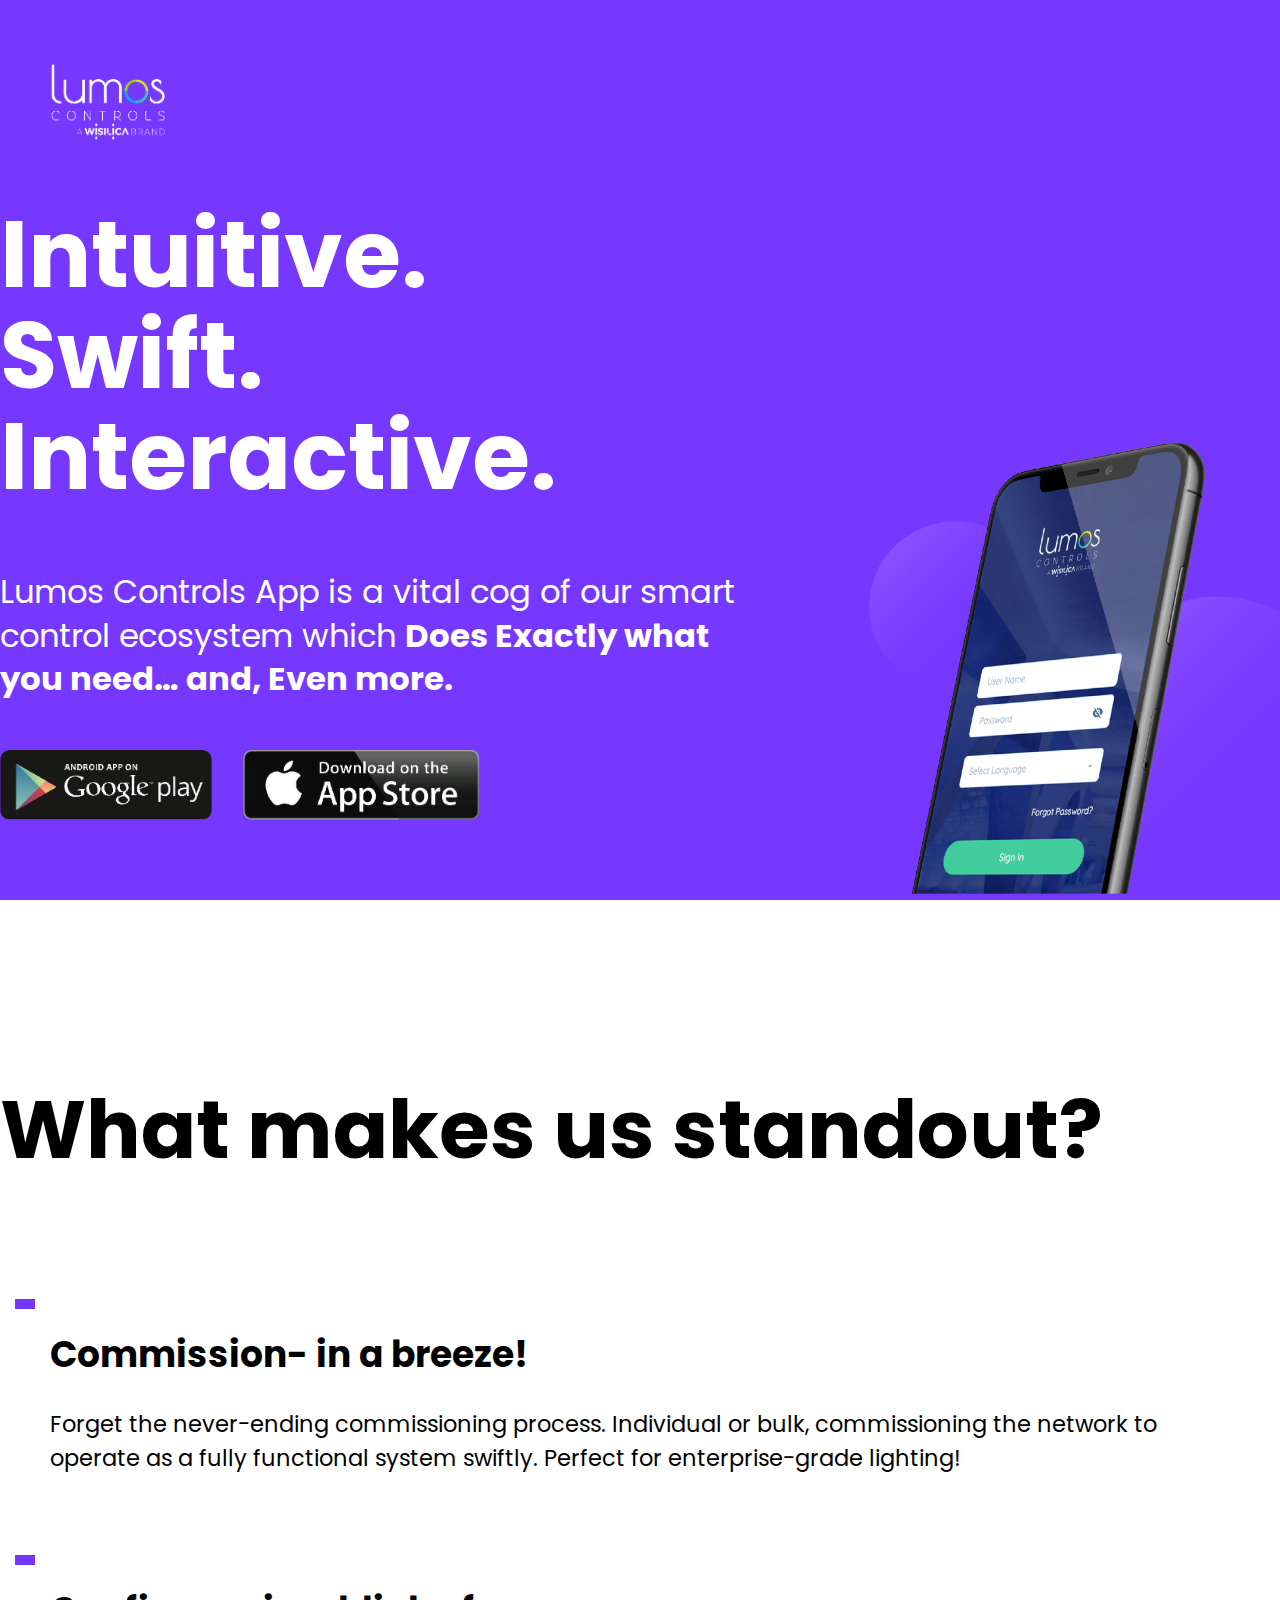
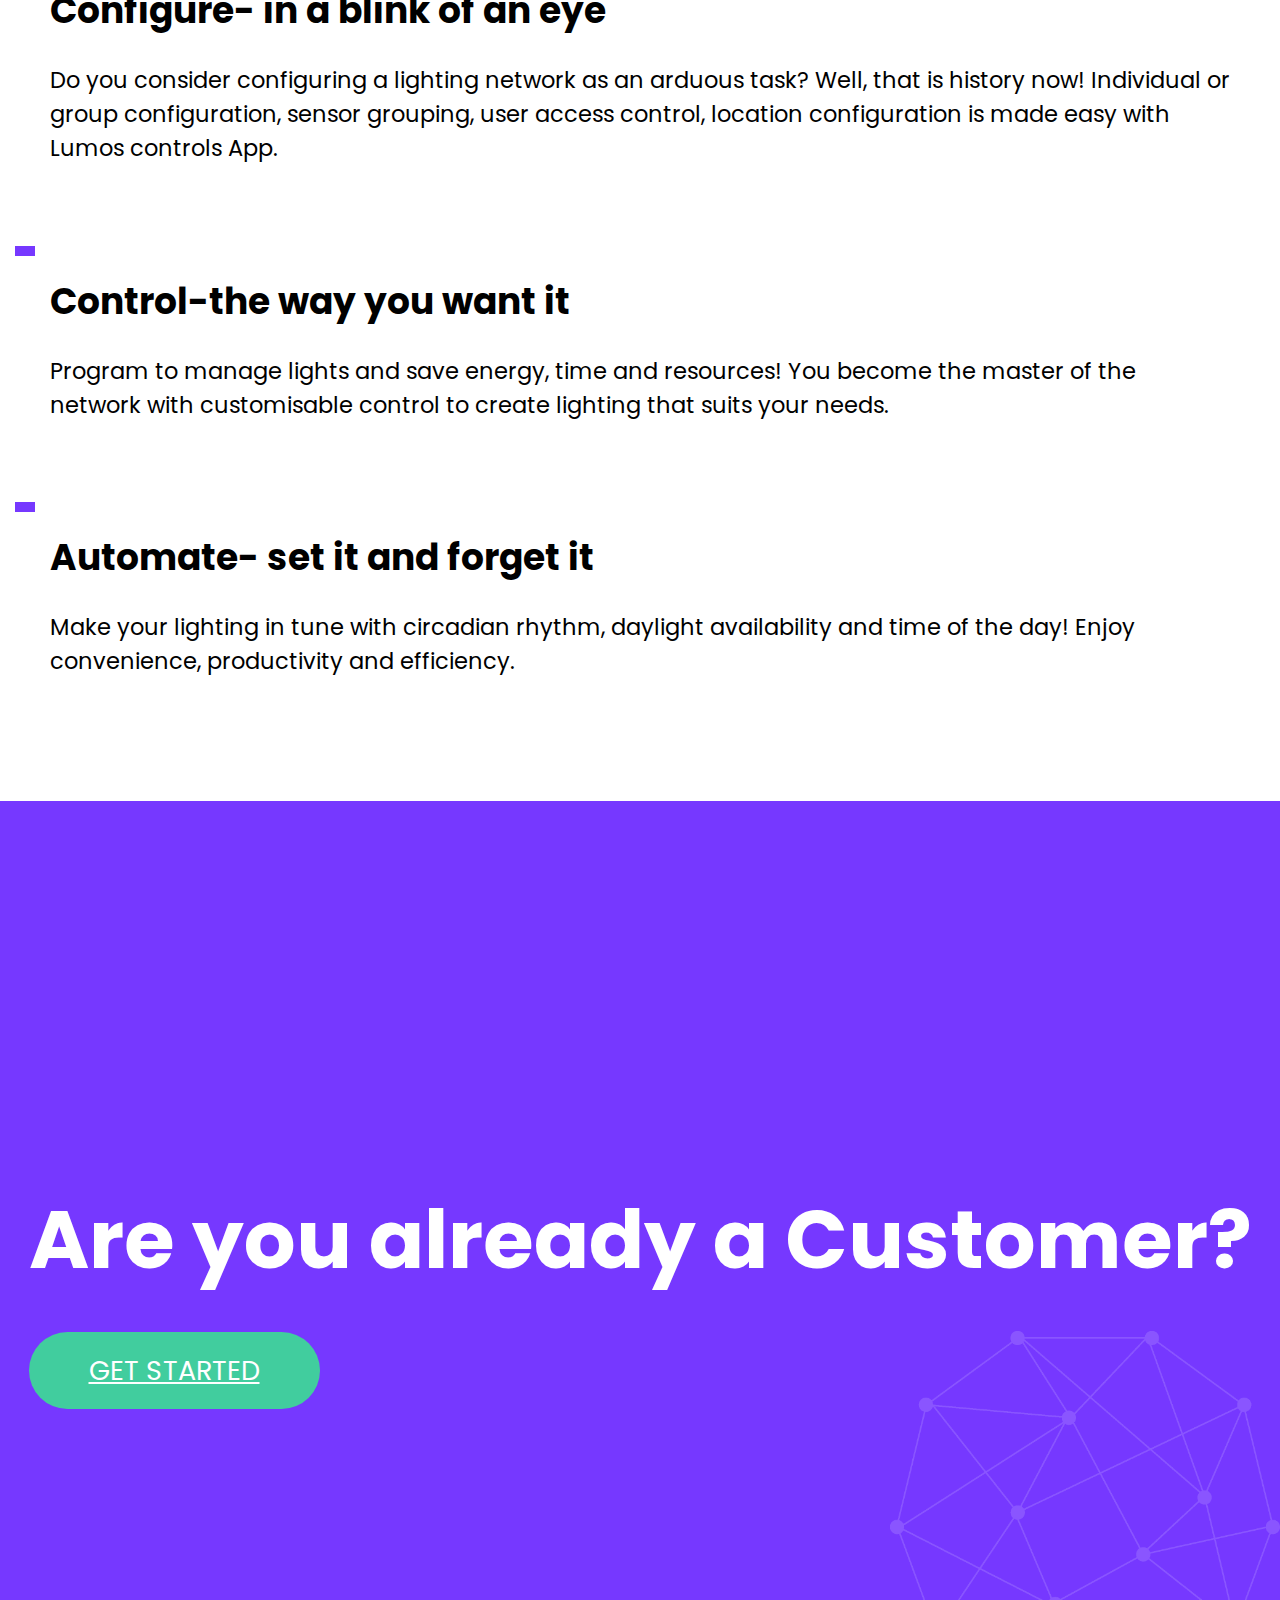
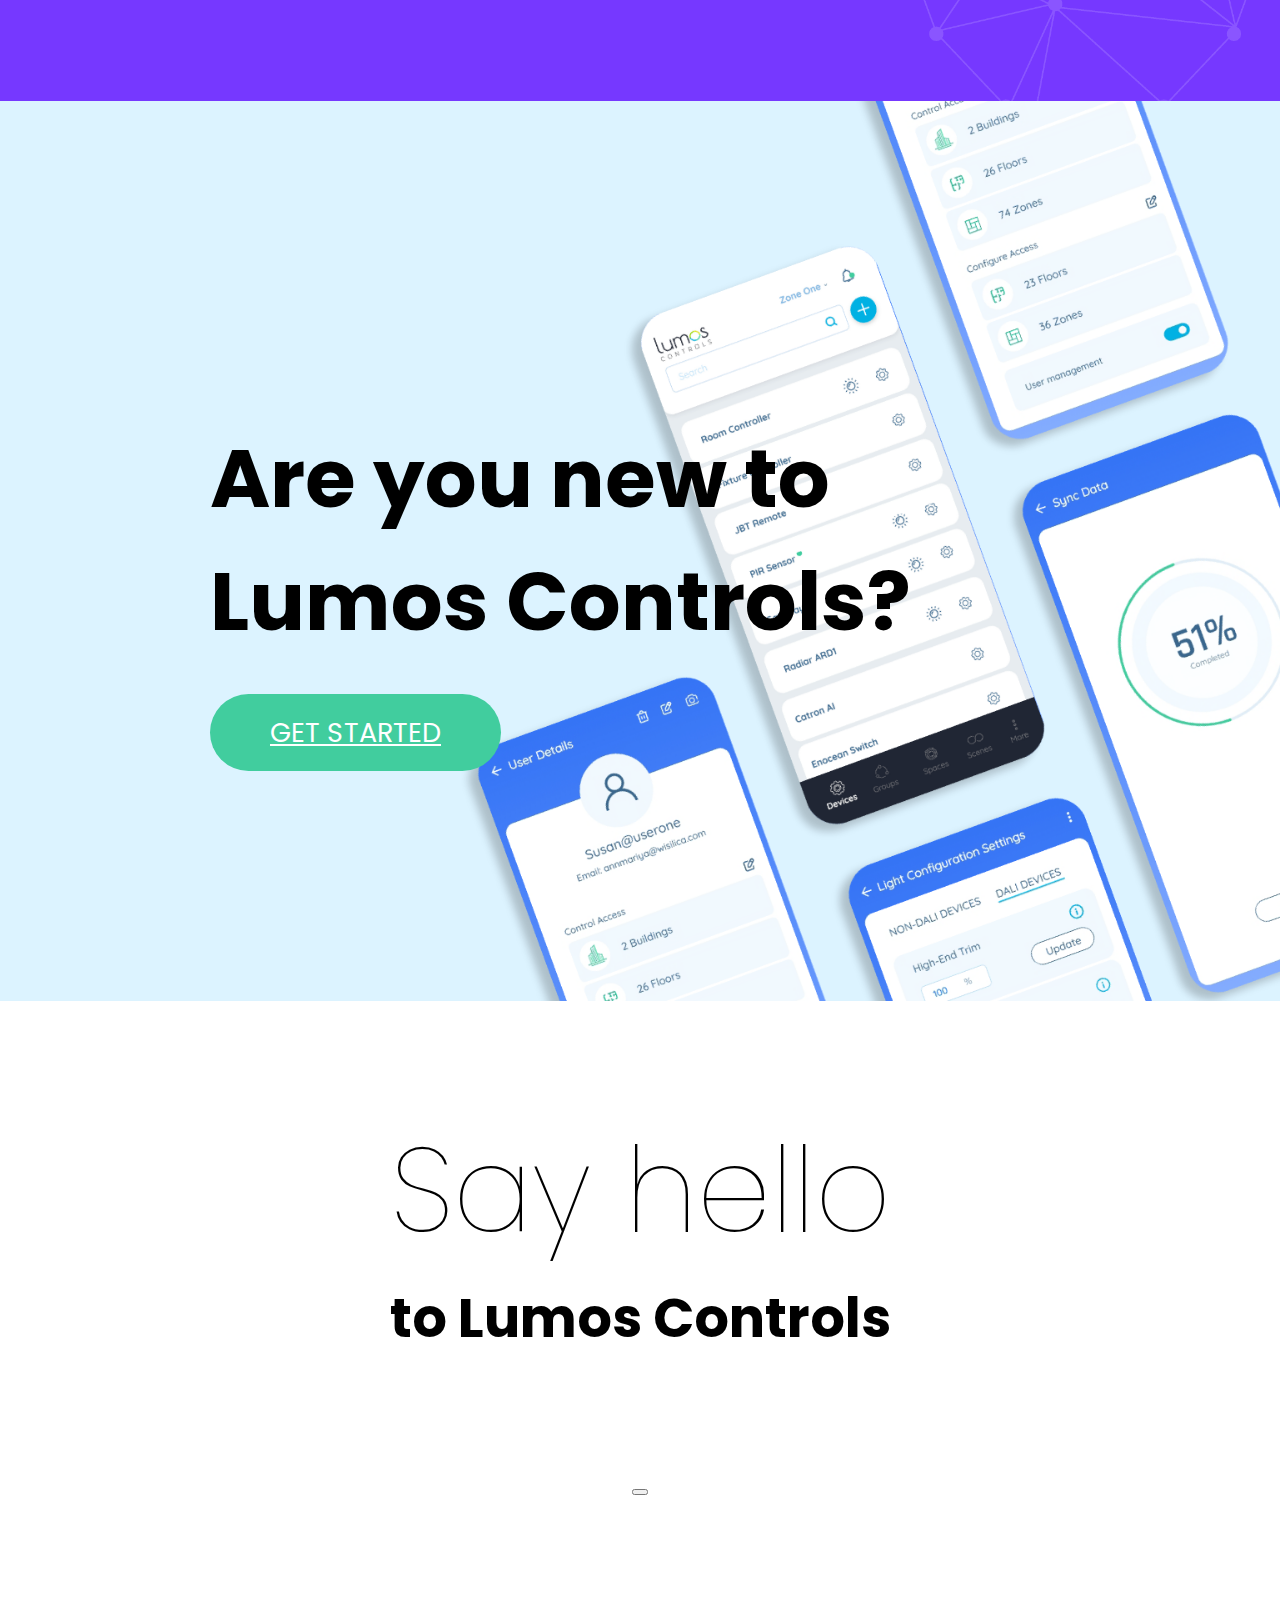
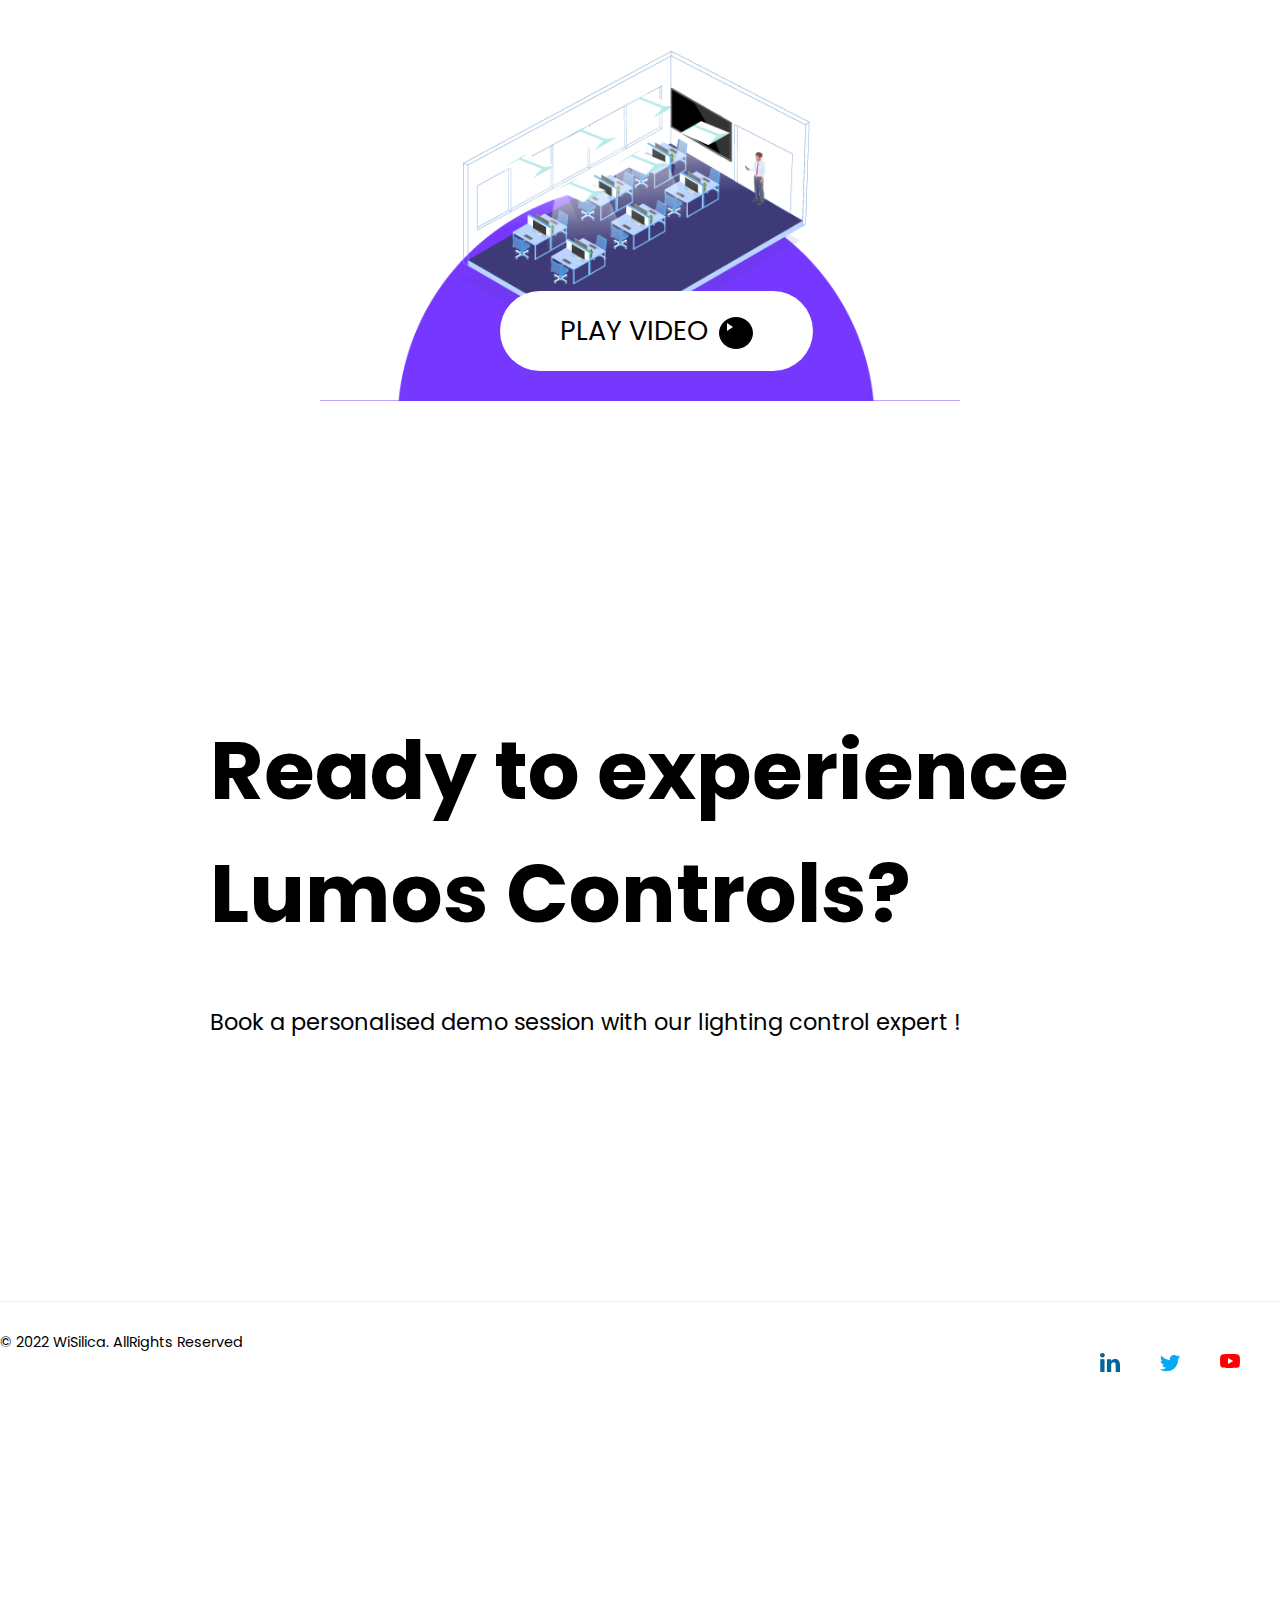
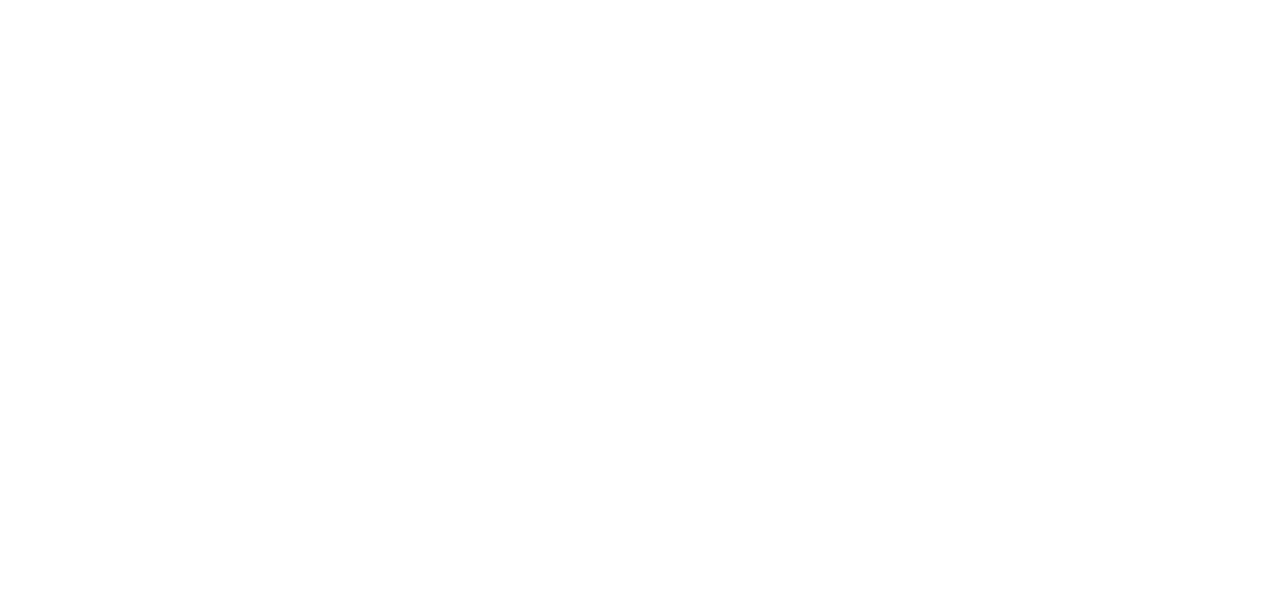
<file: index.html>
<!doctype html>
<html lang="en">

<head>
  <!-- Required meta tags -->
  <meta charset="utf-8">
  <meta name="viewport" content="width=device-width, initial-scale=1, shrink-to-fit=no">

  <!-- Bootstrap CSS -->
  <link rel="stylesheet" href="https://cdn.jsdelivr.net/npm/bootstrap@4.6.1/dist/css/bootstrap.min.css"
    integrity="sha384-zCbKRCUGaJDkqS1kPbPd7TveP5iyJE0EjAuZQTgFLD2ylzuqKfdKlfG/eSrtxUkn" crossorigin="anonymous">
  <link rel="stylesheet" href="css/stylesheet.css">
  <title>Lumos Controls App</title>


  <!-- Option 1: Bootstrap Bundle with Popper -->
  <script src="https://cdn.jsdelivr.net/npm/@popperjs/core@2.9.2/dist/umd/popper.min.js"
    integrity="sha384-IQsoLXl5PILFhosVNubq5LC7Qb9DXgDA9i+tQ8Zj3iwWAwPtgFTxbJ8NT4GN1R8p"
    crossorigin="anonymous"></script>
  <script src="https://cdn.jsdelivr.net/npm/bootstrap@5.0.1/dist/js/bootstrap.min.js"
    integrity="sha384-Atwg2Pkwv9vp0ygtn1JAojH0nYbwNJLPhwyoVbhoPwBhjQPR5VtM2+xf0Uwh9KtT"
    crossorigin="anonymous"></script>

</head>

<body>
  <section class="banner">
    <div class="container">
      <div class="logo"><img src="images/lumoscontrols.png" alt="Lumos Controls Logo"></div>
      <div class="elm-01"><img src="images/mob-10.png" alt=""></div>
      <div class="text-wap">
        <h1>Intuitive. <br>Swift. <br>Interactive.</h1>
        <p>Lumos Controls App is a vital cog of our smart control ecosystem which <b> Does Exactly what you need… and,
            Even more. </b></p>
        <div class="app-link">
          <a target="_blank" href="https://play.google.com/store/apps/details?id=com.wisilica.Home"><img
              src="images/google-play.png" alt=""></a>
          <a target="_blank" href="https://apps.apple.com/us/app/lumos-controls/id1098573526"><img
              src="images/appstore.png" alt=""></a>
        </div>
      </div>
    </div>
  </section>

  <section class="section-2">
    <div class="container">
      <h2 class="title-2">What makes us standout?</h2>
      <div class="row">
        <div class="col-sm-6">
          <div class="cn-wrap">
            <h3 class="title-3">Commission- in a breeze!</h3>
            <p>Forget the never-ending commissioning process. Individual or bulk, commissioning the network to operate
              as a fully functional system swiftly. Perfect for enterprise-grade lighting! </p>
          </div>
        </div>

        <div class="col-sm-6">
          <div class="cn-wrap">
            <h3 class="title-3">Configure- in a blink of an eye</h3>
            <p>Do you consider configuring a lighting network as an arduous task? Well, that is history now! Individual
              or group configuration, sensor grouping, user access control, location configuration is made easy with
              Lumos controls App. </p>
          </div>
        </div>

        <div class="col-sm-6">
          <div class="cn-wrap">
            <h3 class="title-3">Control-the way you want it </h3>
            <p>Program to manage lights and save energy, time and resources! You become the master of the network with
              customisable control to create lighting that suits your needs. </p>
          </div>
        </div>

        <div class="col-sm-6">
          <div class="cn-wrap">
            <h3 class="title-3">Automate- set it and forget it </h3>
            <p>Make your lighting in tune with circadian rhythm, daylight availability and time of the day! Enjoy
              convenience, productivity and efficiency. </p>
          </div>
        </div>
      </div>
    </div>

  </section>


  <section class="section-3">
    <div class="wire-globe"><img src="images/wire-globe.png" alt=""></div>
    <div class="container">
      <div class="row">
        <div class="col-sm-6">
          <div class="con-w">
            <h2 class="title-2">Are you already a Customer?</h2>
            <a class="btn btn-primary" target="_blank"
              href="images/Lumos Controls Mobile app release note (Customers).pdf">Get Started</a>
          </div>
        </div>
        <div class="col-sm-6">
          <div class="con-w">

            <h3 class="title-3">Wondering how to install the App? <br><b>Follow these simple steps</b></h3>
            <p>(We recommend you to read the instruction before downloading the app)</p>
            <a class="btn btn-secondary" target="_blank"
              href="images/Lumos Controls Application Installation Guide.pdf">Download Instructions</a>
          </div>
        </div>
      </div>
    </div>
  </section>


  <section class="section-4">
    <div class="container">
      <div class="row">
        <div class="col-sm-6">
          <div class="con-w">
            <h2 class="title-2">Are you new to Lumos Controls?</h2>
            <a class="btn btn-primary" target="_blank"
              href="images/Lumos Controls Mobile Application_Release Note.pdf">Get Started</a>
          </div>
        </div>
      </div>
    </div>
  </section>
  <section class="section-5">
    <div class="container">
      <h3 class="title-5">
        Say hello <small>to Lumos Controls</small>
      </h3>
      <a class="video-btn btn btn-tertiary btm" data-bs-toggle="modal"
        data-src="https://www.youtube.com/embed/YSW2RTDIrfI" data-bs-target="#exampleModal">Play Video
        <small></small></a>

      </a>
      <div class="modal fade id-video-pp id-modal" id="exampleModal" tabindex="-1" aria-labelledby="exampleModalLabel"
        aria-hidden="true">
        <div class="modal-dialog modal-dialog-centered">
          <div class="modal-content">
            <button type="button" class="btn-close icon-close" data-bs-dismiss="modal" aria-label="Close"></button>
            <div class="embed-responsive embed-responsive-16by9">
              <iframe class="embed-responsive-item" src="" id="video" title="YouTube video player" frameborder="0"
                allow="accelerometer; autoplay; clipboard-write; encrypted-media; gyroscope; picture-in-picture"
                allowfullscreen></iframe>


            </div>
          </div>
        </div>
      </div>

    </div>
  </section>

  <section class="section-6">
    <div class="container">
      <div class="row">
        <div class="col-sm-6">
          <div class="con-w">
            <h2 class="title-2">Ready to experience Lumos Controls?</h2>
            <p>Book a personalised demo session with our lighting control expert !</p>
          </div>
        </div>
        <div class="col-sm-6">
          <div class="contact-form">
            <!--[if lte IE 8]>
                        <script charset="utf-8" type="text/javascript" src="//js.hsforms.net/forms/v2-legacy.js"></script>
                        <![endif]-->
            <script charset="utf-8" type="text/javascript" src="//js.hsforms.net/forms/v2.js"></script>
            <script>
              hbspt.forms.create({
                region: "na1",
                portalId: "7854604",
                formId: "a6a281d7-2ce4-418e-976e-59d25c0899ff"
              });
            </script>
          </div>
        </div>
      </div>
    </div>
  </section>

  <footer>
    <div class="container">
      <div class="row">
        <div class="col-sm-6">© 2022 WiSilica. AllRights Reserved</div>
        <div class="col-sm-6">
          <ul>
            <li><a target="_blank" href="https://www.linkedin.com/showcase/68932463/admin/"><img
                  src="images/linked-in.svg" alt=""></a></li>
            <li><a target="_blank" href="https://twitter.com/WiSilica"><img src="images/twitter.svg" alt=""></a></li>
            <li><a target="_blank" href="https://www.youtube.com/channel/UCttHMV5K-6Dmv2fgPc7_3fQ"><img
                  src="images/youtube.svg" alt=""></a></li>
          </ul>
        </div>
      </div>
    </div>


  </footer>
  <!-- Optional JavaScript; choose one of the two! -->

  <!-- Option 1: jQuery and Bootstrap Bundle (includes Popper) -->
  <script src="https://cdn.jsdelivr.net/npm/jquery@3.5.1/dist/jquery.slim.min.js"
    integrity="sha384-DfXdz2htPH0lsSSs5nCTpuj/zy4C+OGpamoFVy38MVBnE+IbbVYUew+OrCXaRkfj"
    crossorigin="anonymous"></script>
  <script src="https://cdn.jsdelivr.net/npm/bootstrap@4.6.1/dist/js/bootstrap.bundle.min.js"
    integrity="sha384-fQybjgWLrvvRgtW6bFlB7jaZrFsaBXjsOMm/tB9LTS58ONXgqbR9W8oWht/amnpF"
    crossorigin="anonymous"></script>

  <!-- Option 2: Separate Popper and Bootstrap JS -->
  <!--
    <script src="https://cdn.jsdelivr.net/npm/jquery@3.5.1/dist/jquery.slim.min.js" integrity="sha384-DfXdz2htPH0lsSSs5nCTpuj/zy4C+OGpamoFVy38MVBnE+IbbVYUew+OrCXaRkfj" crossorigin="anonymous"></script>
    <script src="https://cdn.jsdelivr.net/npm/popper.js@1.16.1/dist/umd/popper.min.js" integrity="sha384-9/reFTGAW83EW2RDu2S0VKaIzap3H66lZH81PoYlFhbGU+6BZp6G7niu735Sk7lN" crossorigin="anonymous"></script>
    <script src="https://cdn.jsdelivr.net/npm/bootstrap@4.6.1/dist/js/bootstrap.min.js" integrity="sha384-VHvPCCyXqtD5DqJeNxl2dtTyhF78xXNXdkwX1CZeRusQfRKp+tA7hAShOK/B/fQ2" crossorigin="anonymous"></script>
    -->
  <script src="https://ajax.googleapis.com/ajax/libs/jquery/3.2.1/jquery.min.js"></script>
  <script>

    $(document).ready(function () {

      // Gets the video src from the data-src on each button

      var $videoSrc;
      $('.video-btn').click(function () {
        $videoSrc = $(this).data("src");
        console.log($videoSrc);
      });



      // when the modal is opened autoplay it  
      $('#exampleModal').on('shown.bs.modal', function (e) {

        // set the video src to autoplay and not to show related video. Youtube related video is like a box of chocolates... you never know what you're gonna get
        $("#video").attr('src', $videoSrc + "?autoplay=1&amp;modestbranding=1&amp;showinfo=0");
      })



      // stop playing the youtube video when I close the modal
      $('#exampleModal').on('hide.bs.modal', function (e) {
        // a poor man's stop video
        $("#video").attr('src', $videoSrc);
      })
      // document ready 


    });
  </script>
</body>

</html>
</file>
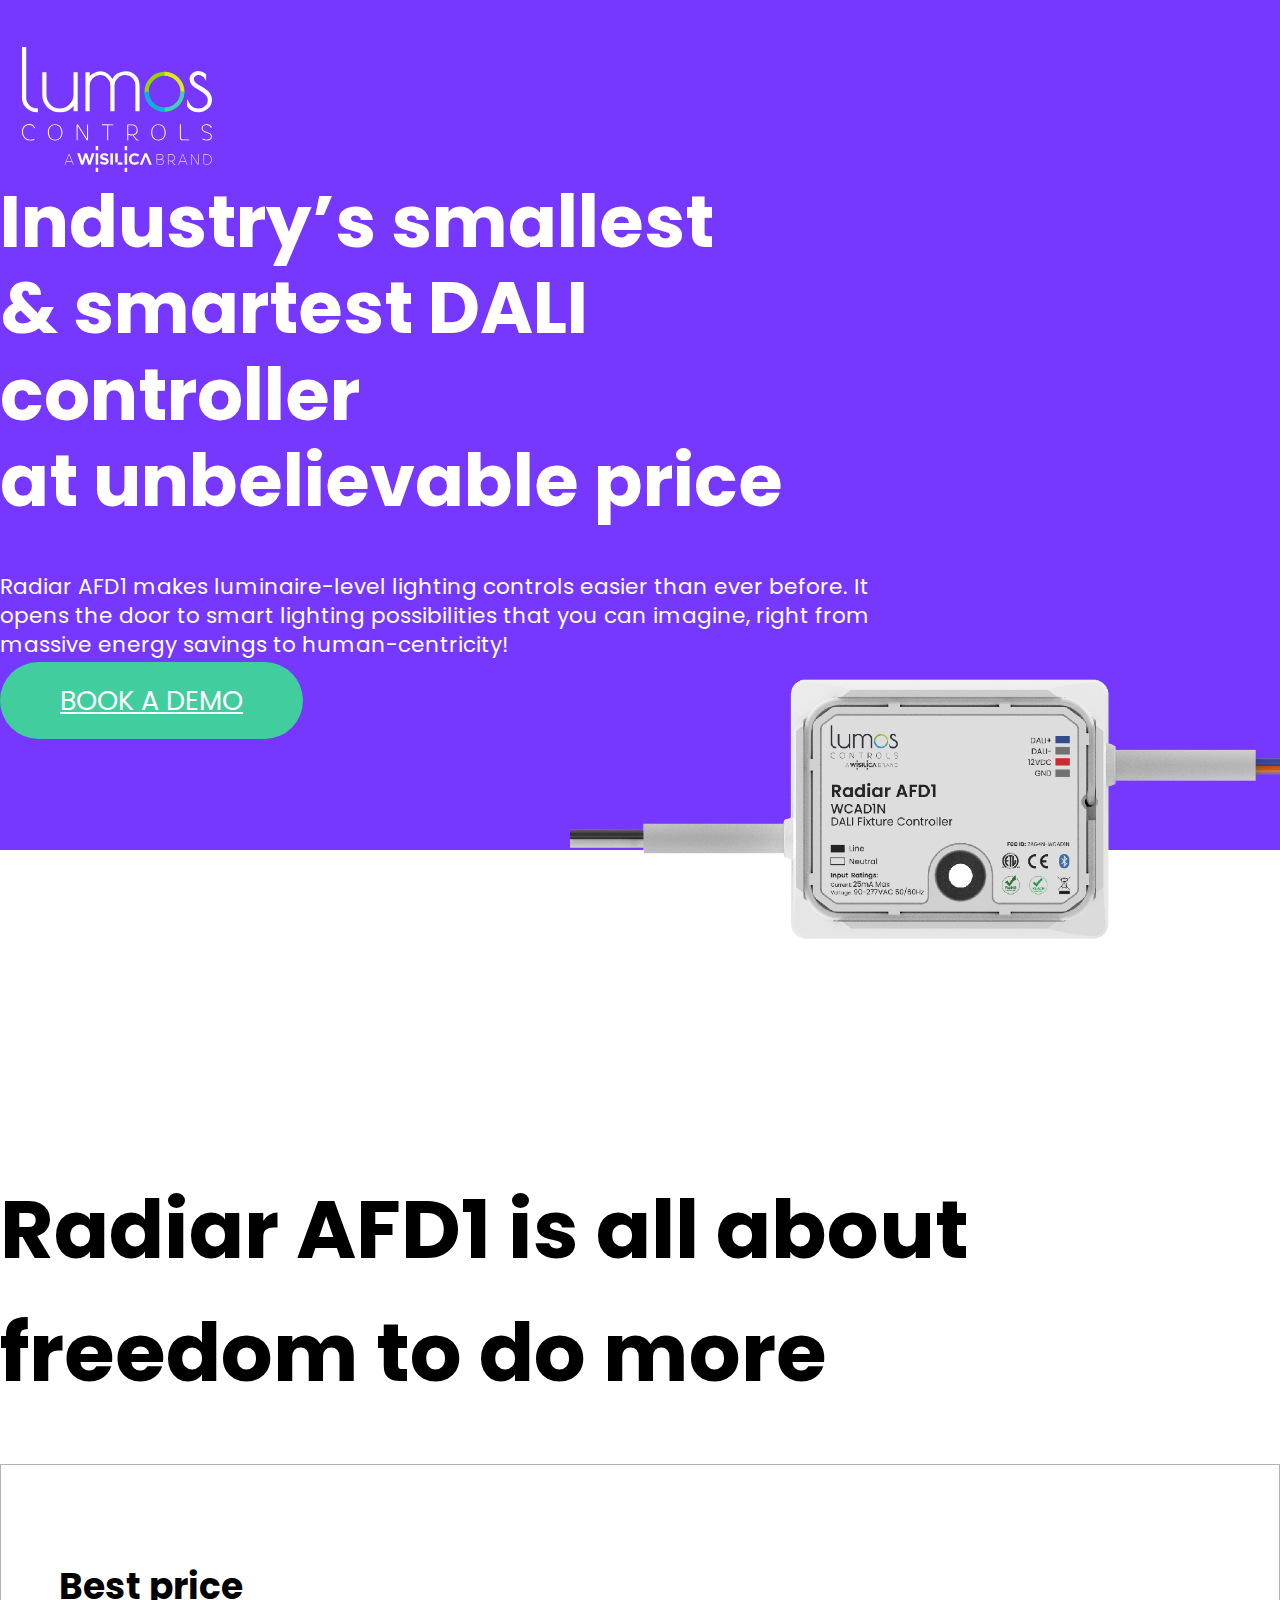
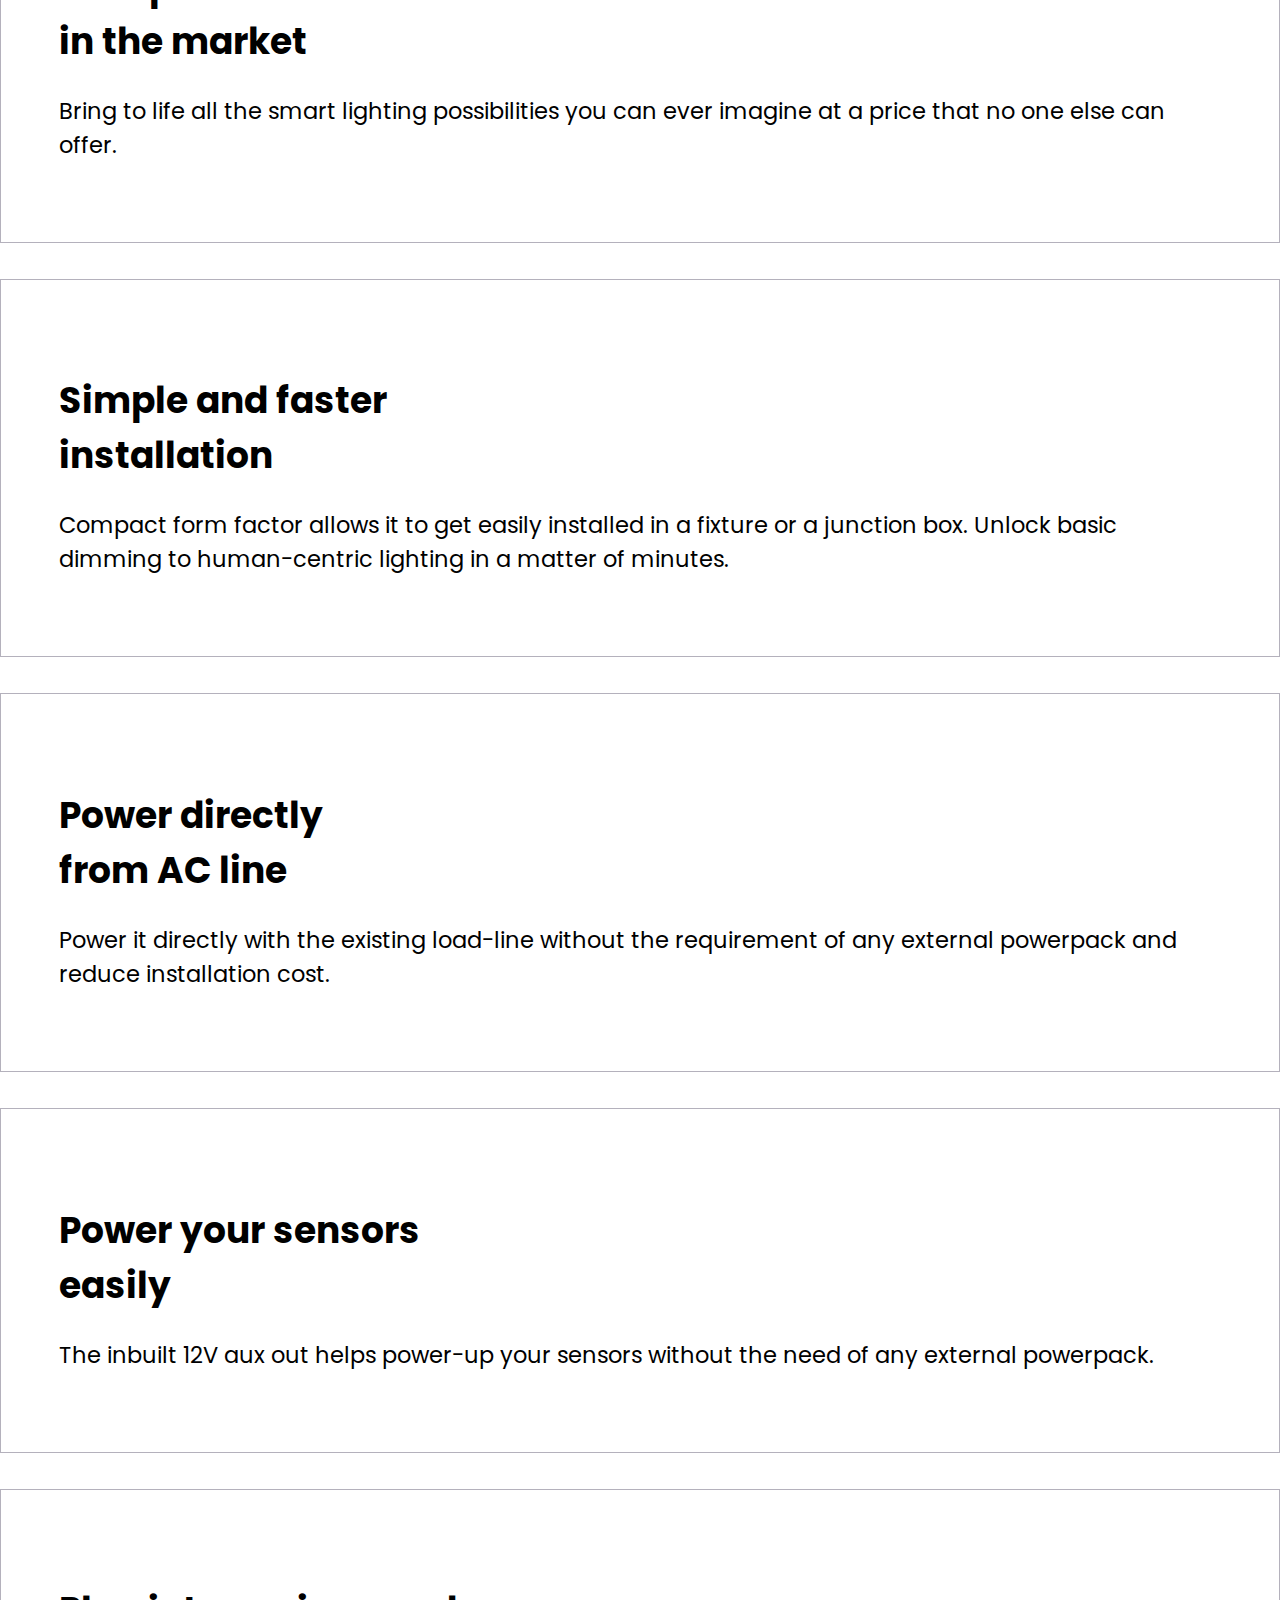
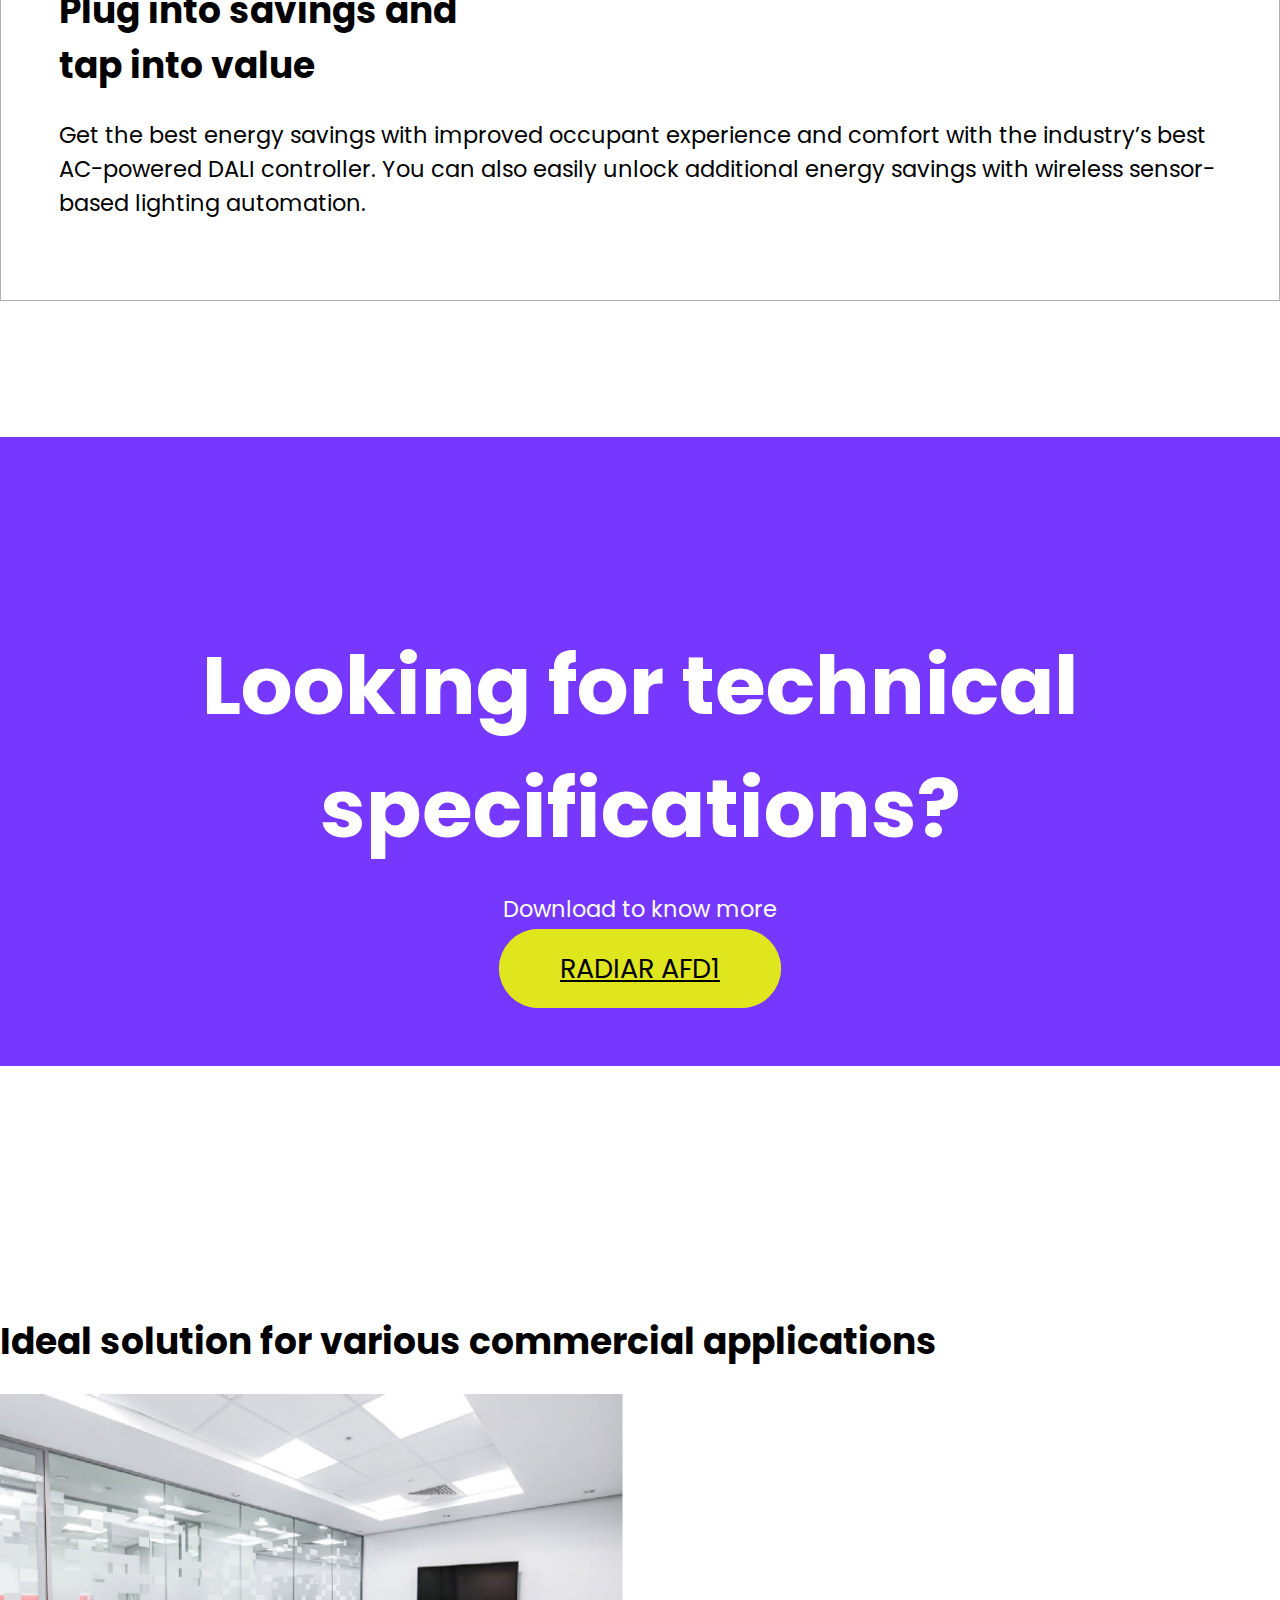
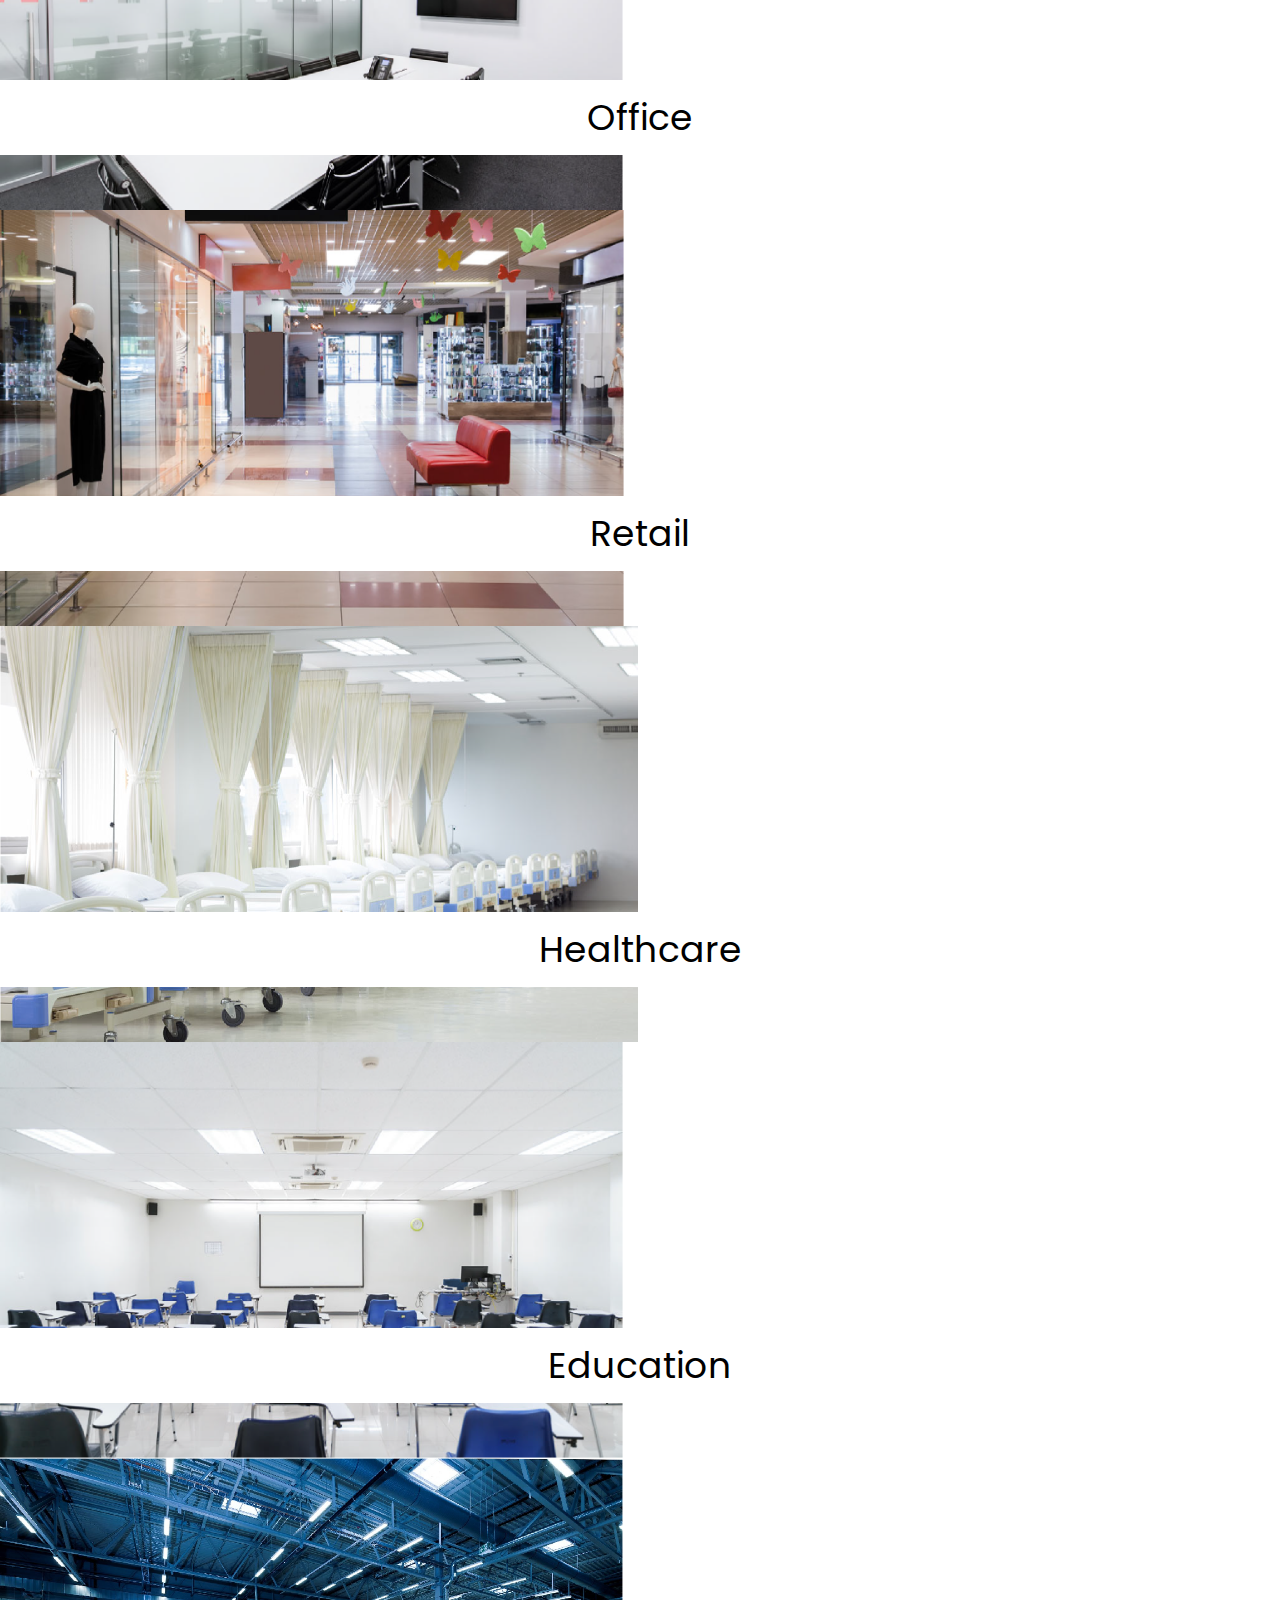
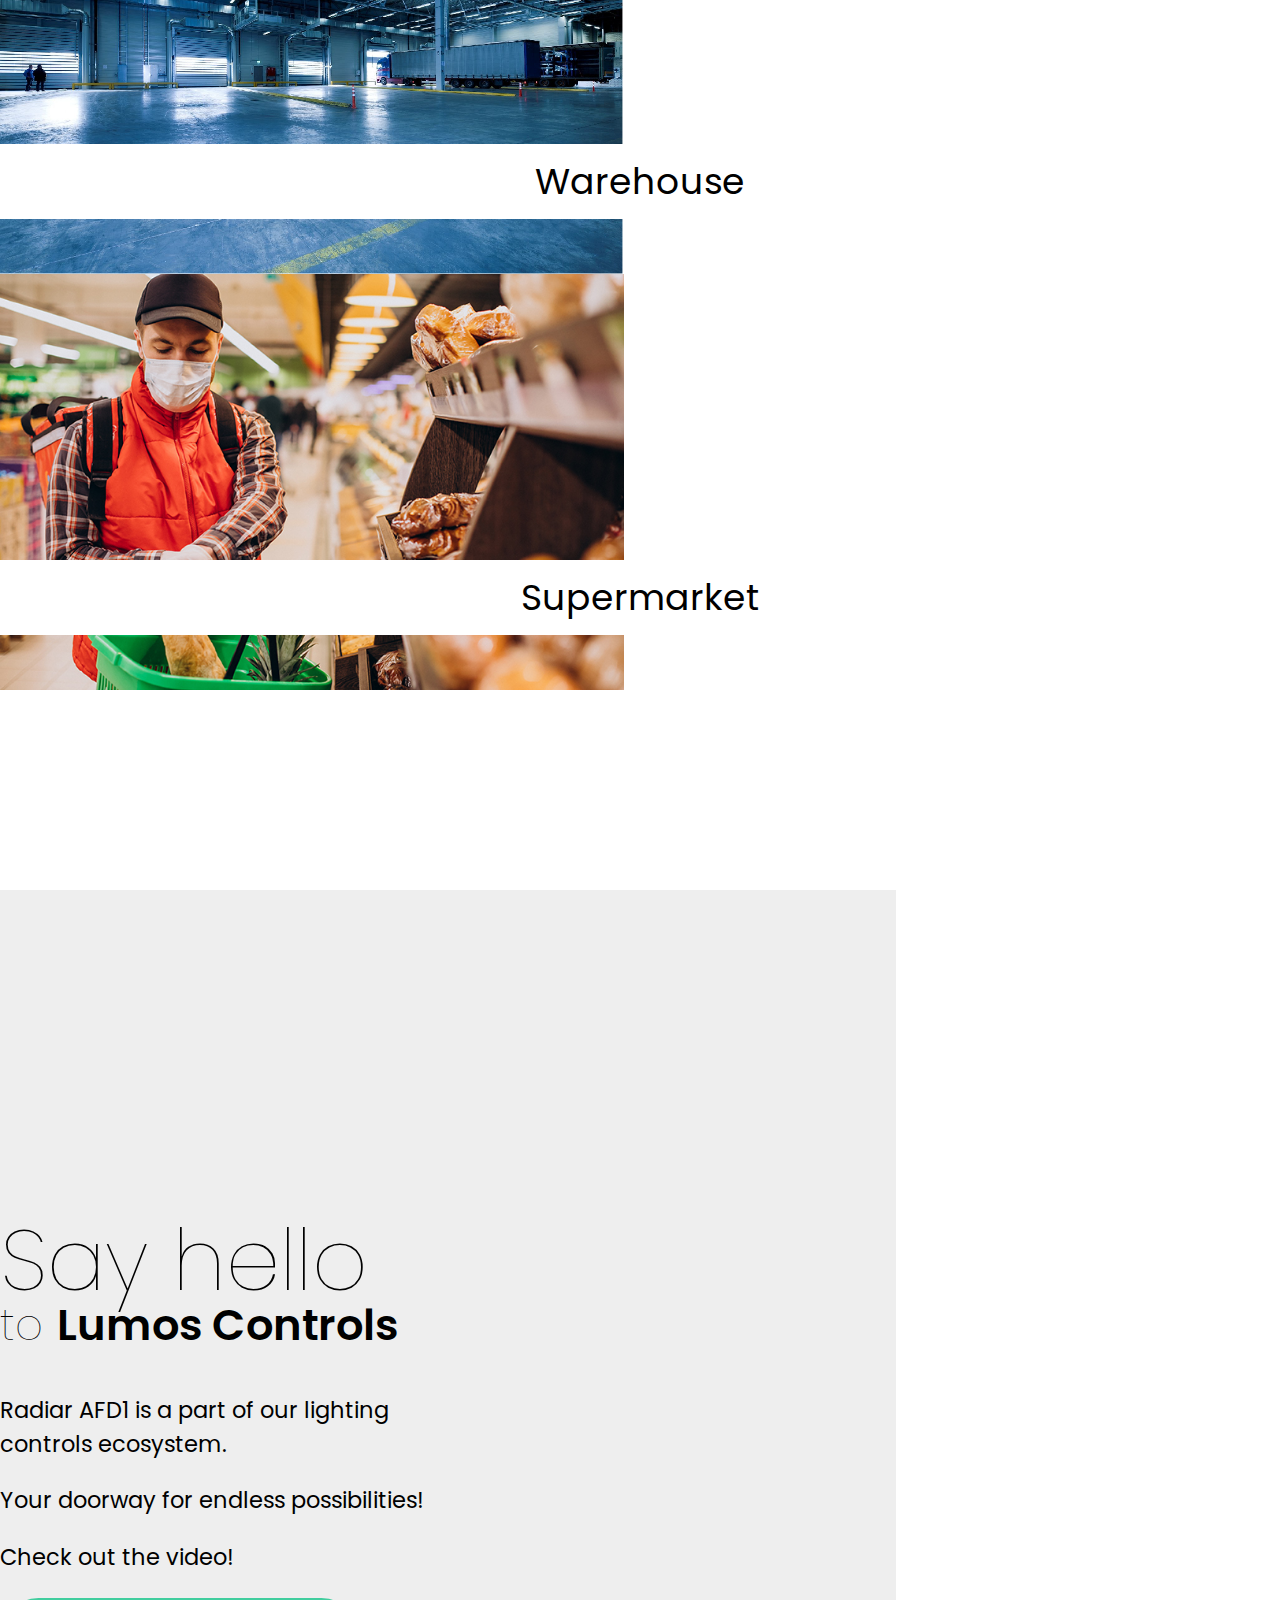
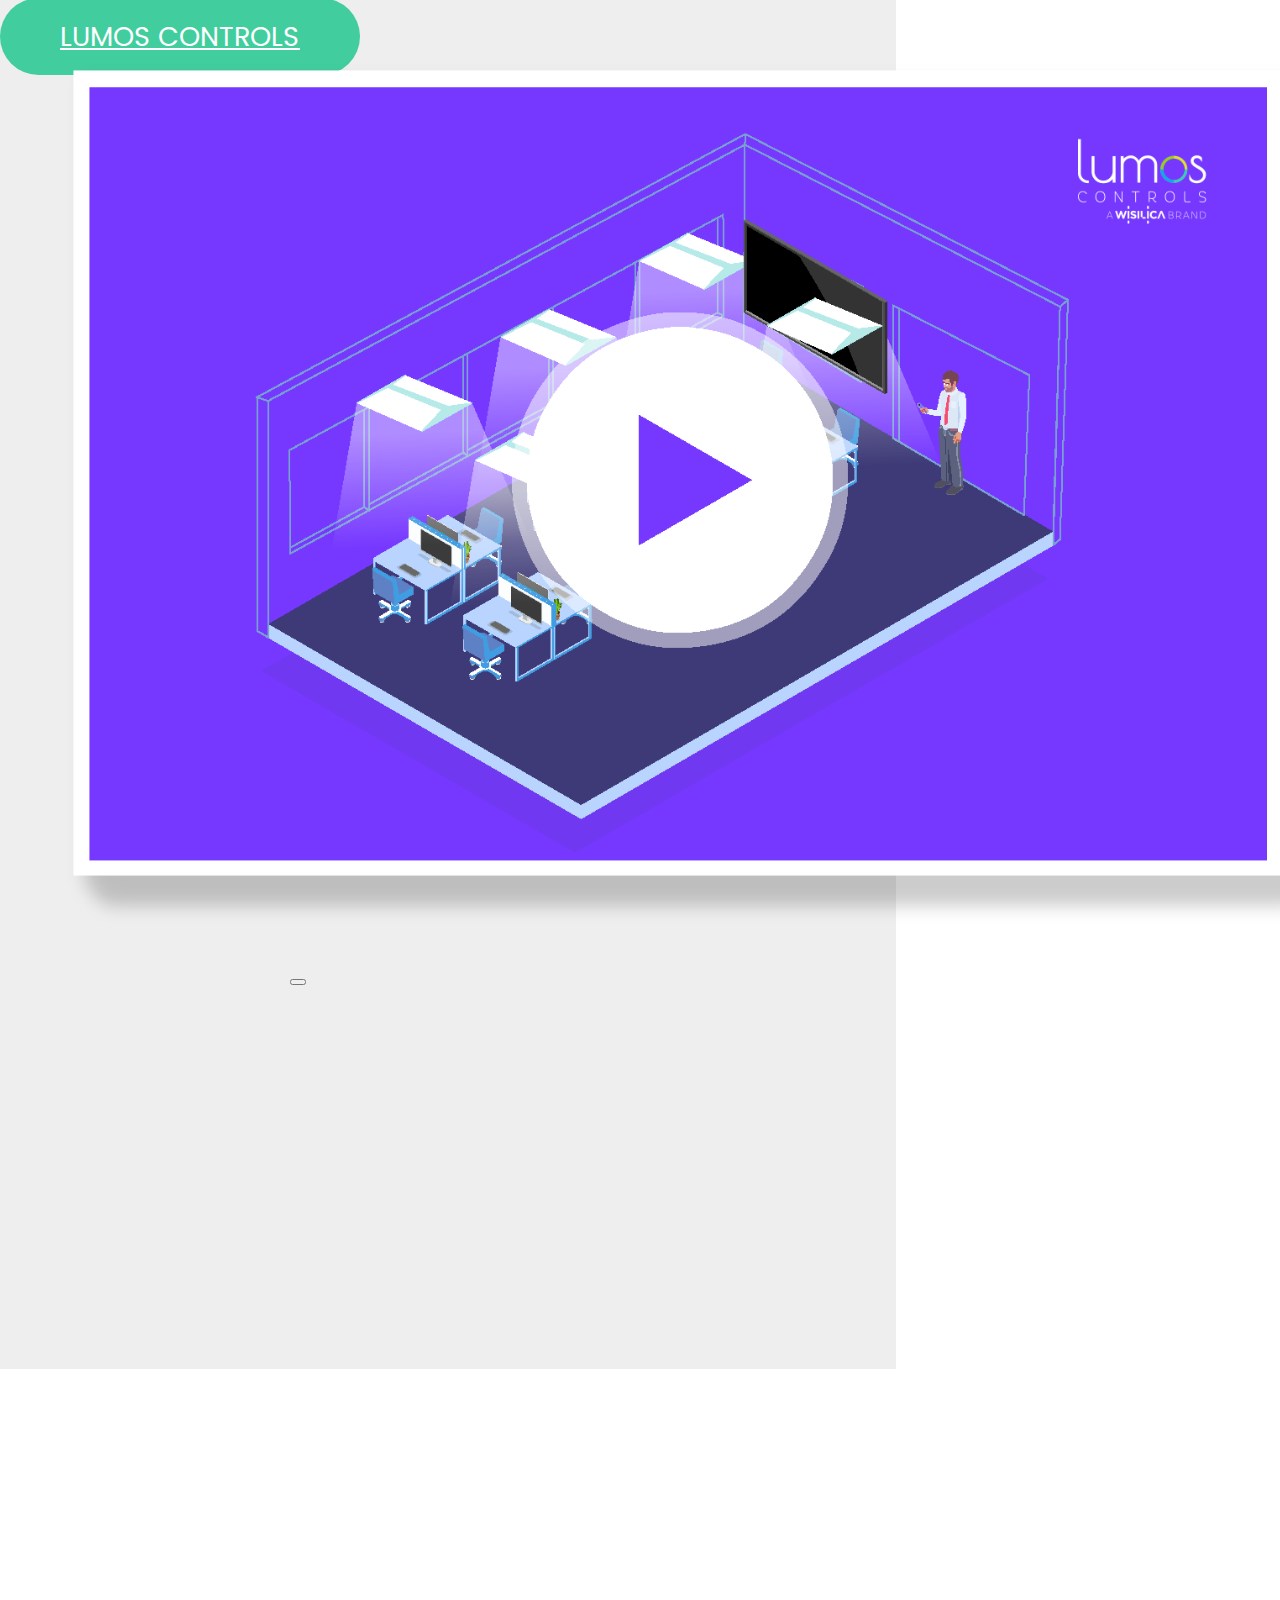
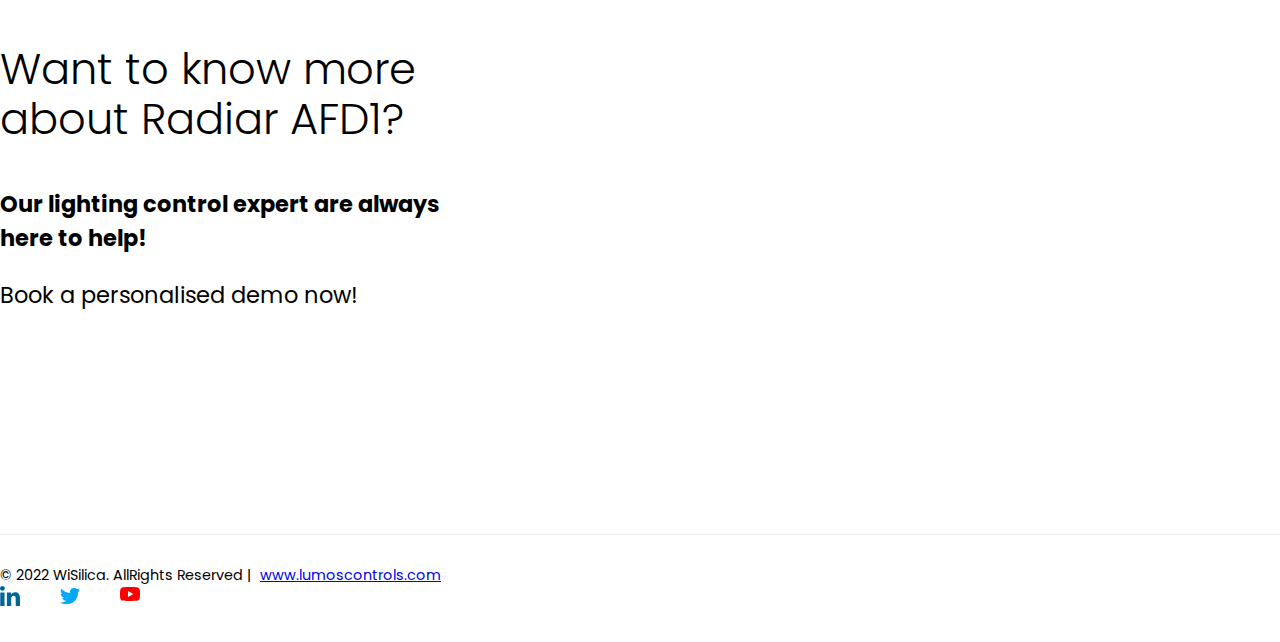
<file: dali-controller.html>
<!doctype html>
<html lang="en">

<head>
  <!-- Required meta tags -->
  <meta charset="utf-8">
  <meta name="viewport" content="width=device-width, initial-scale=1, shrink-to-fit=no">

  <!-- Bootstrap CSS -->
  <link rel="stylesheet" href="https://cdn.jsdelivr.net/npm/bootstrap@4.6.1/dist/css/bootstrap.min.css"
    integrity="sha384-zCbKRCUGaJDkqS1kPbPd7TveP5iyJE0EjAuZQTgFLD2ylzuqKfdKlfG/eSrtxUkn" crossorigin="anonymous">
  <link rel="stylesheet" href="css/stylesheet.css">
  <title>Lumos Controls Retrofit Troffer Kit</title>


  <!-- Option 1: Bootstrap Bundle with Popper -->
  <script src="https://cdn.jsdelivr.net/npm/bootstrap@5.1.3/dist/js/bootstrap.bundle.min.js" integrity="sha384-ka7Sk0Gln4gmtz2MlQnikT1wXgYsOg+OMhuP+IlRH9sENBO0LRn5q+8nbTov4+1p" crossorigin="anonymous"></script>


 <!-- Global site tag (gtag.js) - Google Analytics -->
<script async src="https://www.googletagmanager.com/gtag/js?id=UA-180671819-1"></script>
<script>
  window.dataLayer = window.dataLayer || [];
  function gtag(){dataLayer.push(arguments);}
  gtag('js', new Date());

  gtag('config', 'UA-180671819-1');
</script>




 <!-- Google Tag Manager -->
<script>(function(w,d,s,l,i){w[l]=w[l]||[];w[l].push({'gtm.start':
    new Date().getTime(),event:'gtm.js'});var f=d.getElementsByTagName(s)[0],
    j=d.createElement(s),dl=l!='dataLayer'?'&l='+l:'';j.async=true;j.src=
    'https://www.googletagmanager.com/gtm.js?id='+i+dl;f.parentNode.insertBefore(j,f);
    })(window,document,'script','dataLayer','GTM-PT9ZPJ5');</script>
    <!-- End Google Tag Manager -->
    
  


</head>

<body>
  <section class="banner banner-fctrl dali-ctrl">
    <div class="container">
      <div class="logo"><a href="https://lumoscontrols.com/" target="_blank"><img style="max-width: 100%;" src="images/lumos-logo.svg" alt="Lumos Controls Logo"></a></div>
      <div class="elm-01"><img src="images/dali-controller/dali-controller.png" alt=""></div>
      <div class="text-wap">
        <h1>Industry’s smallest <br>
            & smartest DALI controller <br>
            at unbelievable price  </h1>
        <p>Radiar AFD1 makes luminaire-level lighting controls easier than ever before. It opens the door to smart lighting possibilities that you can imagine, right from massive energy savings to human-centricity!  </p>
        <a href="#bookaDemo" class="btn btn-primary">Book a Demo</a>
    </div>
    </div>
  </section>

  <section class="retrofit-ft">
    <div class="container">
      <h2 class="title-2">Radiar AFD1 is all about freedom to do more</h2>
      <div class="row">
        <div class="col-sm-6">
          <div class="ft-inner-wrapp">
            <h3 class="title-3">Best price<br>in the market </h3>
            <p>Bring to life all the smart lighting possibilities you can ever imagine at a price that no one else can offer.</p>
          </div>
        </div>

        <div class="col-sm-6">
          <div class="ft-inner-wrapp">
            <h3 class="title-3">Simple and faster <br>installation  </h3>
            <p>Compact form factor allows it to get easily installed in a fixture or a junction box. Unlock basic dimming to human-centric lighting in a matter of minutes. </p>
          </div>
        </div>

        <div class="col-sm-6">
          <div class="ft-inner-wrapp">
            <h3 class="title-3">Power directly <br>from AC line </h3>
            <p>Power it directly with the existing load-line without the requirement of any external powerpack and reduce installation cost. </p>
          </div>
        </div>

        

        <div class="col-sm-6">
          <div class="ft-inner-wrapp">
            <h3 class="title-3">Power your sensors <br> easily </h3>
            <p>The inbuilt 12V aux out helps power-up your sensors without the need of any external powerpack. </p>
          </div>
        </div>


        <div class="col-sm-6">
          <div class="ft-inner-wrapp">
            <h3 class="title-3">Plug into savings and<br>tap into value</h3>
            <p>Get the best energy savings with improved occupant experience and comfort with the industry’s best AC-powered DALI controller. You can also easily unlock additional energy savings with wireless sensor-based lighting automation. </p>
          </div>
        </div>
        
        


      </div>
    </div>
  </section>


  <section class="fctrl-dwonload">
    <div class="container">
      <div class="row">
        <div class="col-lg-12">
          <h4 class="title-2">Looking for technical specifications? </h4>
          <p>Download to know more</p>
        </div>

        <div class="col-lg-12  text-center btn-wrap">
          <a target="_blank" href="images/dali-controller/RADIAR AFD1_Spec Sheet.pdf" class="btn btn-yellow">Radiar AFD1</a>
        </div>
      </div>
    </div>
  </section>


  <section class="rtf-gal">
    <div class="container">
      <h4 class="title-3">Ideal solution for various commercial applications</h4>
      <div class="row">
        <div class="col-6 col-lg-4 py-4">
          <div class="img-hover-zoom img-hover-zoom--slowmo">
            <img src="images/fixture-controller/troffer-img1.png" alt="Office">
            <div class="label">Office</div>
          </div>
        </div>
        <div class="col-6 col-lg-4 py-4">
          <div class="img-hover-zoom img-hover-zoom--slowmo">
            <img src="images/fixture-controller/troffer-img2.png" alt="Retail">
            <div class="label">Retail</div>
          </div>
        </div>
        <div class="col-6 col-lg-4 py-4">
          <div class="img-hover-zoom img-hover-zoom--slowmo">
            <img src="images/fixture-controller/troffer-img3.png" alt="Healthcare">
            <div class="label">Healthcare</div>
          </div>
        </div>
        <div class="col-6 col-lg-4 py-4">
          <div class="img-hover-zoom img-hover-zoom--slowmo">
            <img src="images/fixture-controller/troffer-img4.png" alt="Education">
            <div class="label">Education</div>
          </div>
        </div>
        <div class="col-6 col-lg-4 py-4">
          <div class="img-hover-zoom img-hover-zoom--slowmo">
            <img src="images/fixture-controller/warehouses.png" alt="Education">
            <div class="label">Warehouse</div>
          </div>
        </div>
       
        <div class="col-6 col-lg-4 py-4">
          <div class="img-hover-zoom img-hover-zoom--slowmo">
            <img src="images/fixture-controller/supermarket.jpg" alt="Education">
            <div class="label">Supermarket</div>
          </div>
        </div>

      </div>
    </div>
  </section>

  <section class="sayhello">
    <div class="container">
      <div class="row">
        <div class="col-lg-6 d-flex">
          <div class="txt-wraper">
            <h5 class="title-breath">Say hello<br><small>to <b>Lumos Controls</b> </small>
            </h5>
            <p>Radiar AFD1 is a part of our lighting controls ecosystem.</p>
            <p>Your doorway for endless possibilities!</p>
            <p>Check out the video!</p>
            <br>
            <a target="_blank" class="btn btn-primary" href="https://www.lumoscontrols.com/">Lumos Controls</a>
          </div>
        </div>
        <div class="col-lg-6">
          <div class="vido-phdr">
            <a class="video-btn btn btn-tertiary btm" data-bs-toggle="modal"
              data-src="https://www.youtube.com/embed/YSW2RTDIrfI" data-bs-target="#exampleModal">
              <img src="images/troffer-gal/videoplaceholder.png" alt="">
            </a>

            <div class="modal fade id-video-pp id-modal" id="exampleModal" tabindex="-1" aria-labelledby="exampleModalLabel"
            aria-hidden="true">
            <div class="modal-dialog modal-dialog-centered">
              <div class="modal-content">
                <button type="button" class="btn-close icon-close" data-bs-dismiss="modal" aria-label="Close"></button>
                <div class="embed-responsive embed-responsive-16by9">
                  <iframe class="embed-responsive-item" src="" id="video" title="YouTube video player" frameborder="0"
                    allow="accelerometer; autoplay; clipboard-write; encrypted-media; gyroscope; picture-in-picture"
                    allowfullscreen></iframe>
    
    
                </div>
              </div>
            </div>
          </div>
          </div>


        </div>
      </div>
    </div>
  </section>





  <section class="rtf-contact">
    <div class="container">
      <div class="row">
        <div class="col-sm-6">
          <div class="con-w">
            <h5 class="title-breath"><small>Want to know more about Radiar AFD1? </small></h5>
            <p><b>Our lighting control expert are always here to help!  </b> </p>
            <p>Book a personalised demo now! </p>
          </div>
        </div>
        <div class="col-sm-6">
          <div id="bookaDemo" class="contact-form">
           <!--[if lte IE 8]>
            <script charset="utf-8" type="text/javascript" src="//js.hsforms.net/forms/v2-legacy.js"></script>
            <![endif]-->
            <script charset="utf-8" type="text/javascript" src="//js.hsforms.net/forms/v2.js"></script>
            <script>
              hbspt.forms.create({
              region: "na1",
              portalId: "7854604",
              formId: "ff5d94f2-76d7-48f8-9381-4d1f248c4411"
            });
            </script>
          </div>
        </div>
      </div>
    </div>
  </section>

  <footer>
    <div class="container">
      <div class="row">
        <div class="col-lg-6 col-sm-12">© 2022 WiSilica. AllRights Reserved  |&nbsp <a target="_blank" href="https://www.lumoscontrols.com/"> www.lumoscontrols.com</a></div>
        <div class="col-lg-6 col-sm-12 d-flex">
          <ul>
            <li><a target="_blank" href="https://www.linkedin.com/showcase/68932463/admin/"><img
                  src="images/linked-in.svg" alt=""></a></li>
            <li><a target="_blank" href="https://twitter.com/WiSilica"><img src="images/twitter.svg" alt=""></a></li>
            <li><a target="_blank" href="https://www.youtube.com/channel/UCttHMV5K-6Dmv2fgPc7_3fQ"><img
                  src="images/youtube.svg" alt=""></a></li>
          </ul>
        </div>
      </div>
    </div>


  </footer>
   <!-- Start of HubSpot Embed Code -->
    <script type="text/javascript" id="hs-script-loader" async defer src="//js.hs-scripts.com/7854604.js"></script>
    <!-- End of HubSpot Embed Code -->


  <!-- Option 1: jQuery and Bootstrap Bundle (includes Popper) -->
  <script src="https://cdn.jsdelivr.net/npm/jquery@3.5.1/dist/jquery.slim.min.js"
    integrity="sha384-DfXdz2htPH0lsSSs5nCTpuj/zy4C+OGpamoFVy38MVBnE+IbbVYUew+OrCXaRkfj"
    crossorigin="anonymous"></script>
  <script src="https://cdn.jsdelivr.net/npm/bootstrap@4.6.1/dist/js/bootstrap.bundle.min.js"
    integrity="sha384-fQybjgWLrvvRgtW6bFlB7jaZrFsaBXjsOMm/tB9LTS58ONXgqbR9W8oWht/amnpF"
    crossorigin="anonymous"></script>


  <script src="https://ajax.googleapis.com/ajax/libs/jquery/3.2.1/jquery.min.js"></script>
  <script>

    $(document).ready(function () {

      // Gets the video src from the data-src on each button

      var $videoSrc;
      $('.video-btn').click(function () {
        $videoSrc = $(this).data("src");
        console.log($videoSrc);
      });



      // when the modal is opened autoplay it  
      $('#exampleModal').on('shown.bs.modal', function (e) {

        // set the video src to autoplay and not to show related video. Youtube related video is like a box of chocolates... you never know what you're gonna get
        $("#video").attr('src', $videoSrc + "?autoplay=1&amp;modestbranding=1&amp;showinfo=0");
      })



      // stop playing the youtube video when I close the modal
      $('#exampleModal').on('hide.bs.modal', function (e) {
        // a poor man's stop video
        $("#video").attr('src', $videoSrc);
      })
      // document ready 


    });
  </script>
    <!-- Google Tag Manager (noscript) -->
    <noscript><iframe src="https://www.googletagmanager.com/ns.html?id=GTM-PT9ZPJ5"
    height="0" width="0" style="display:none;visibility:hidden"></iframe></noscript>
    <!-- End Google Tag Manager (noscript) -->
    
</body>

</html>
</file>
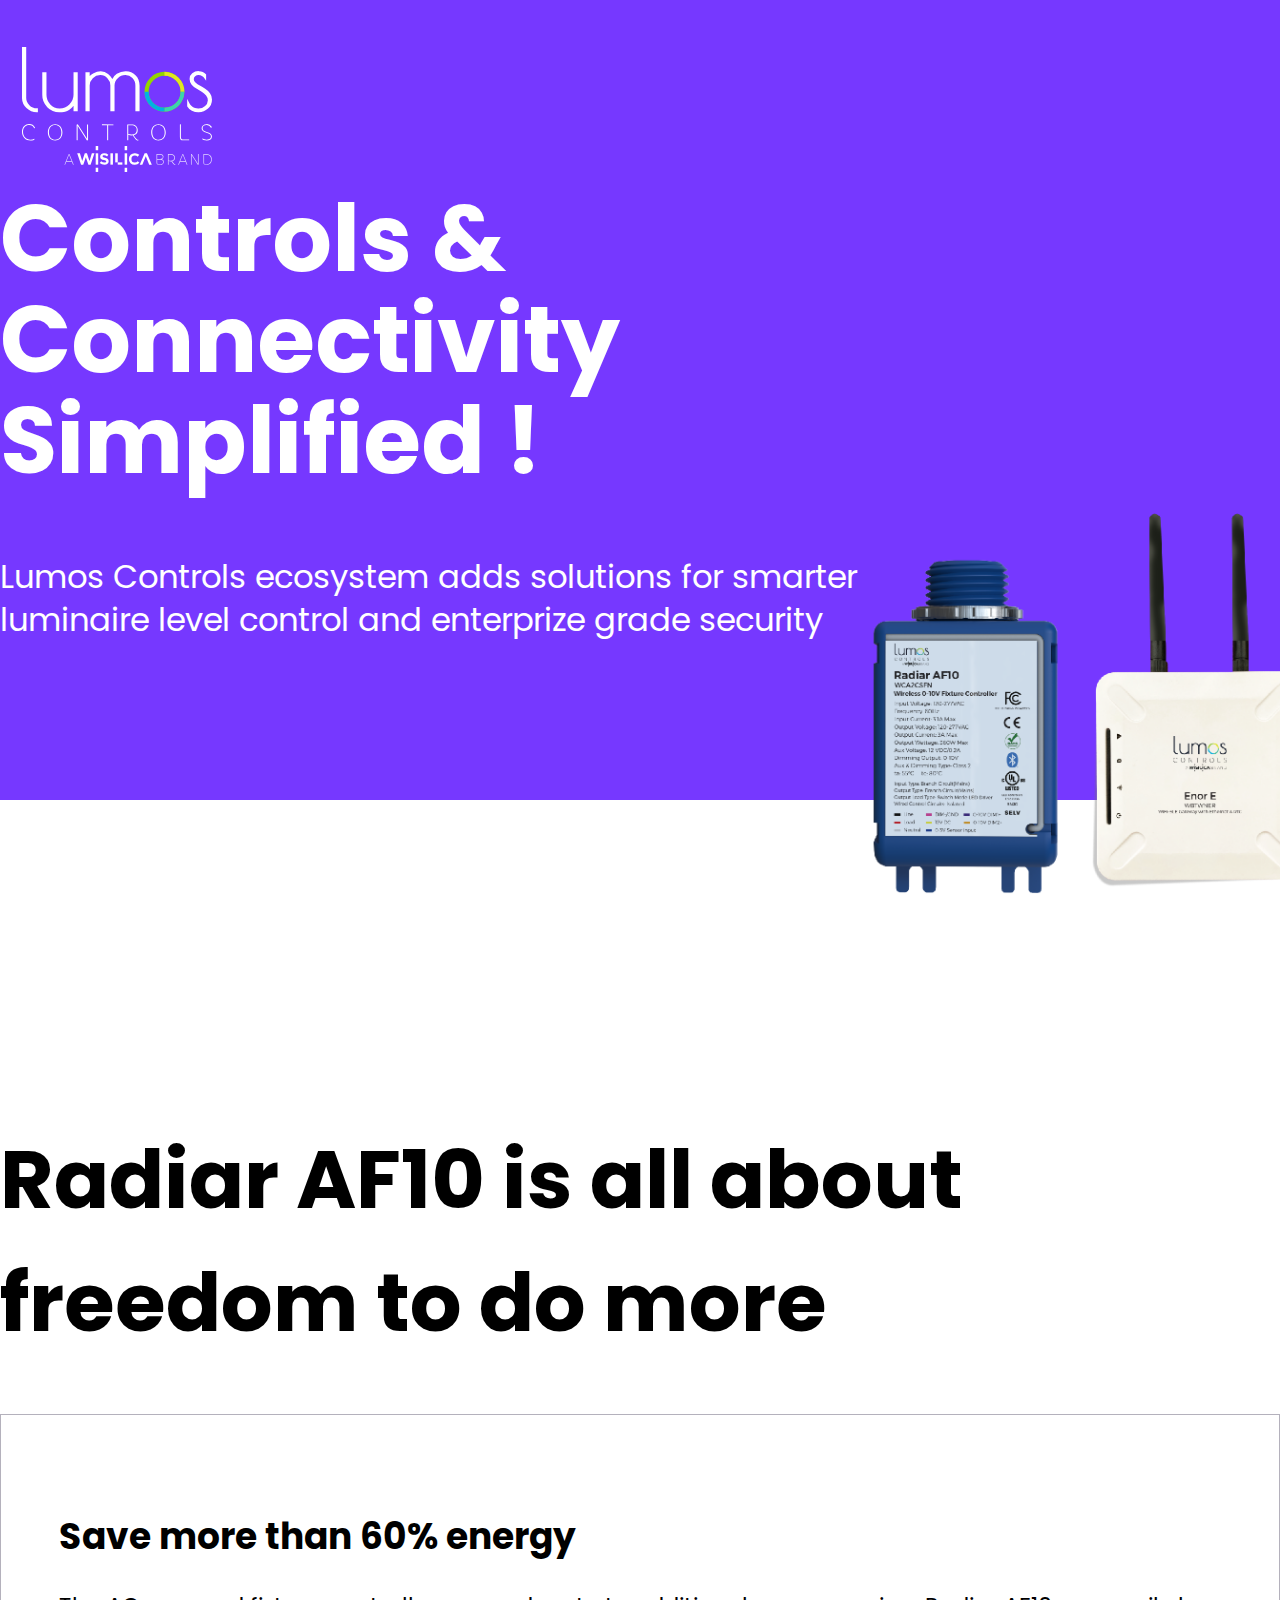
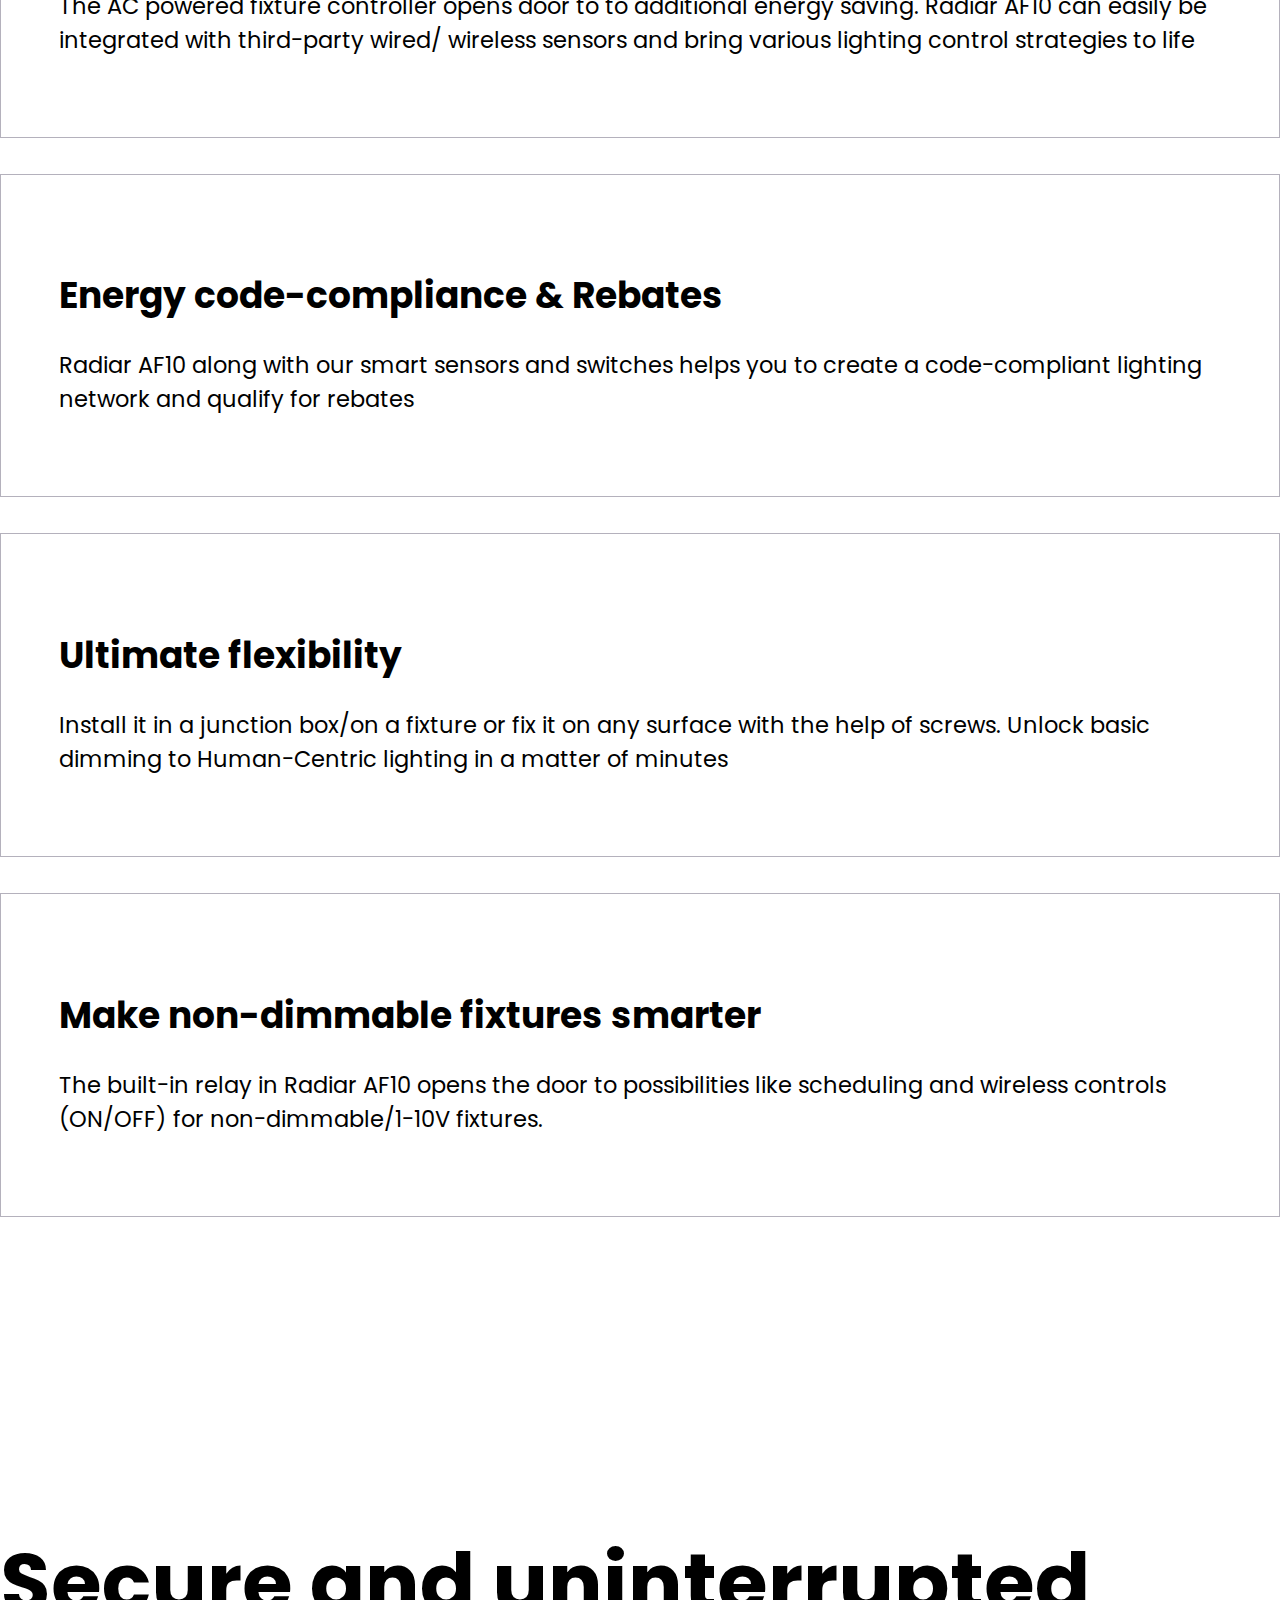
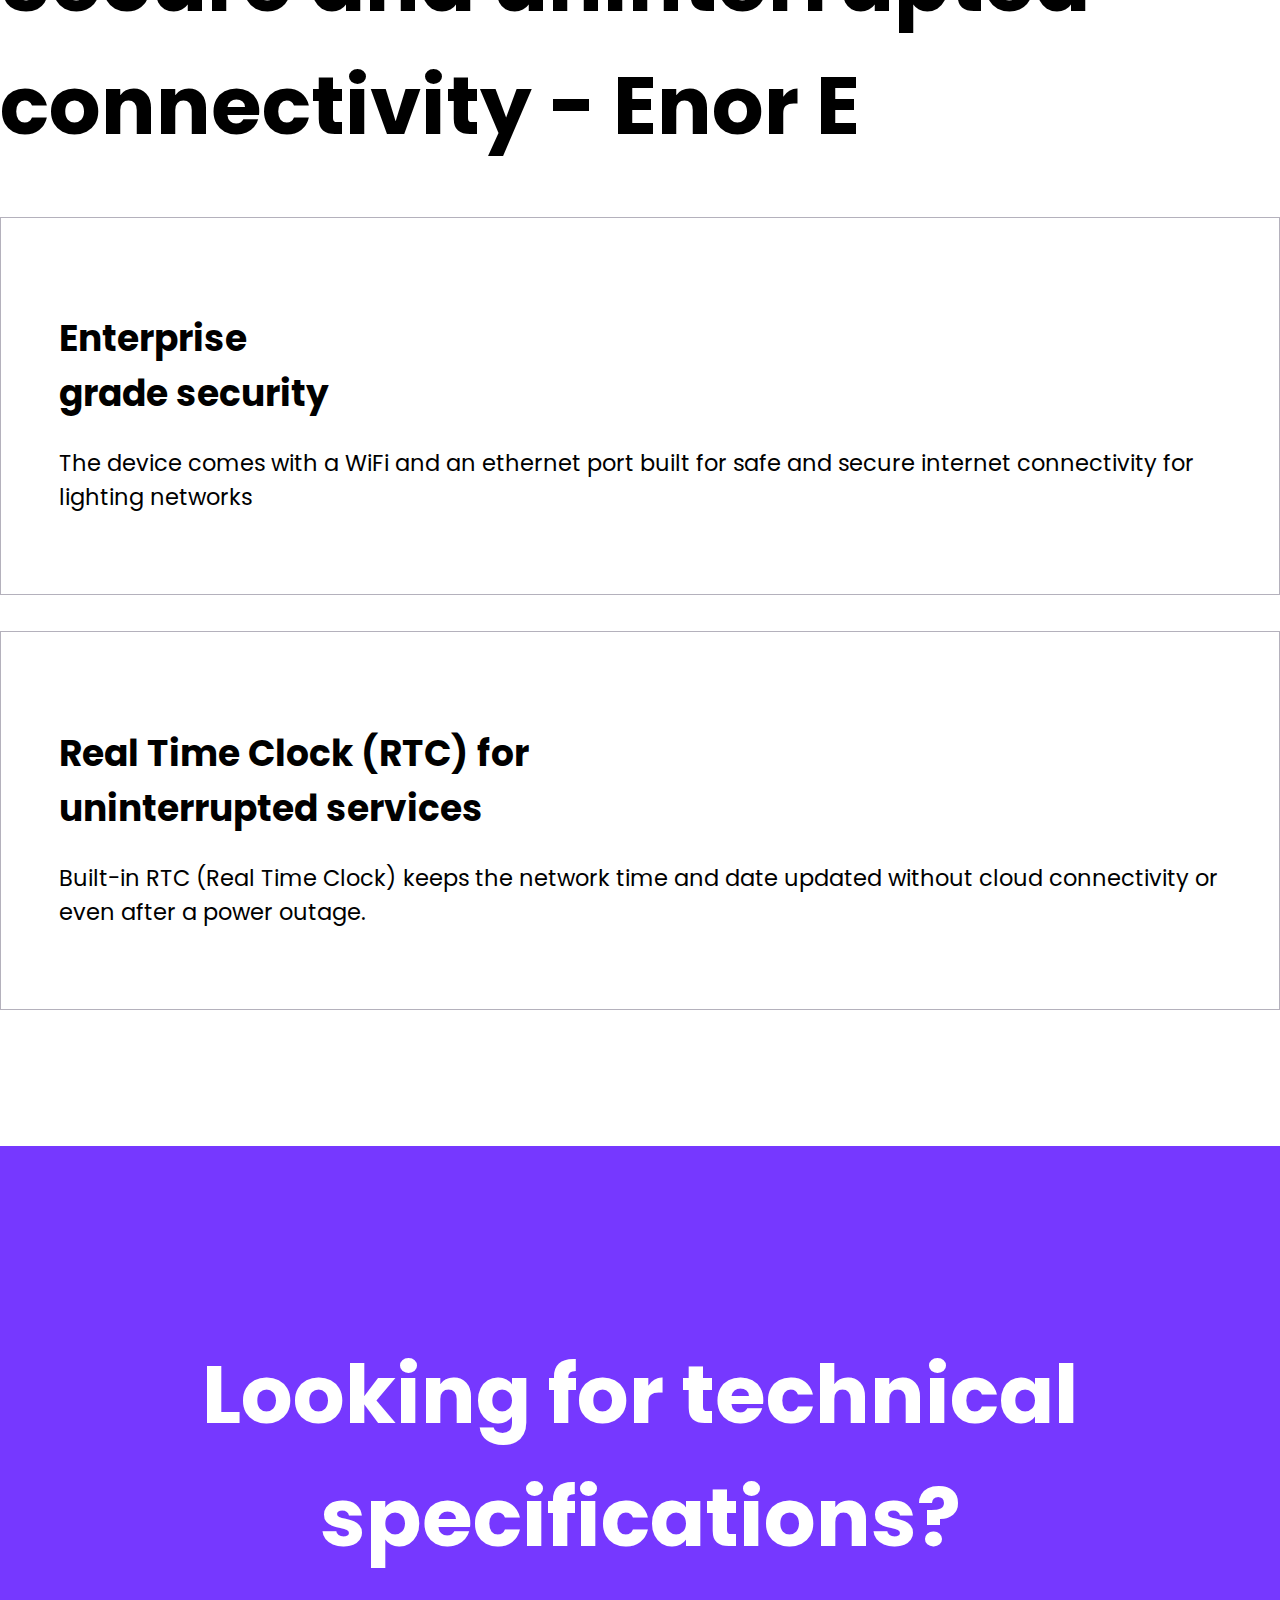
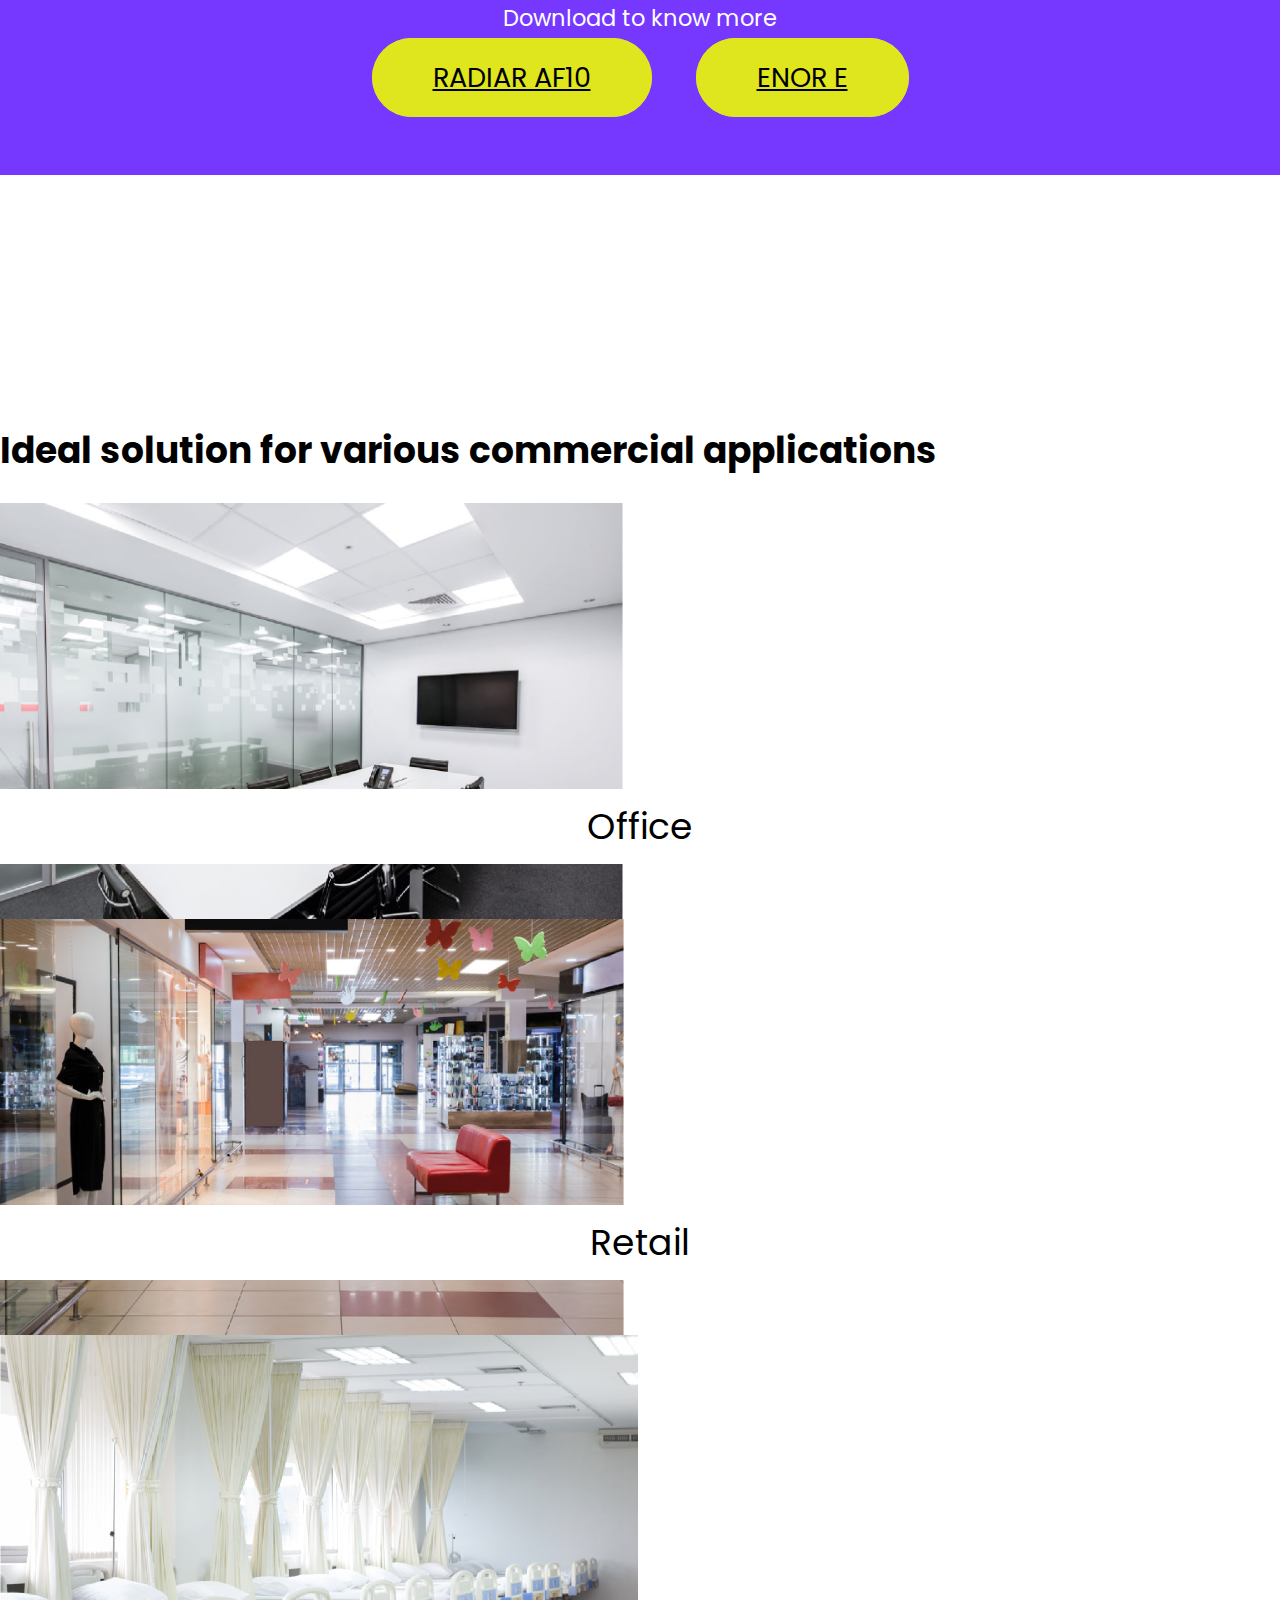
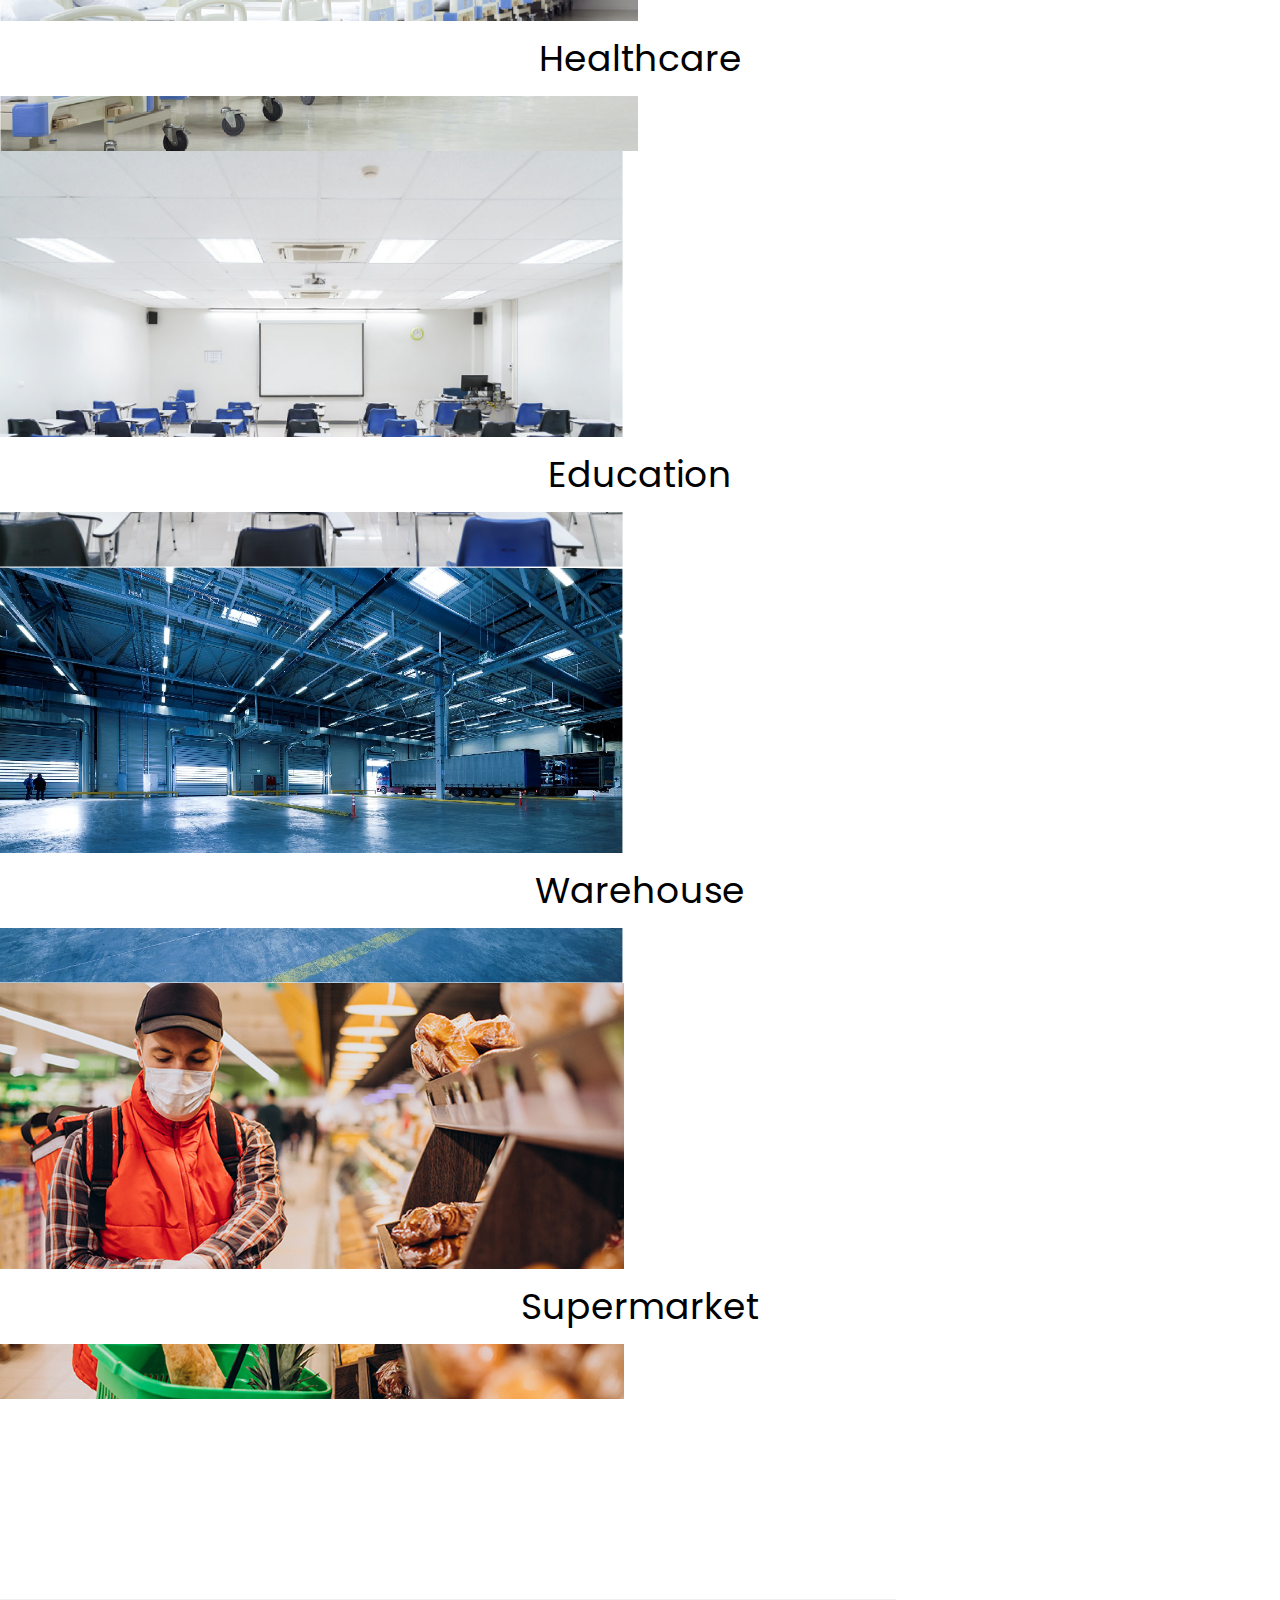
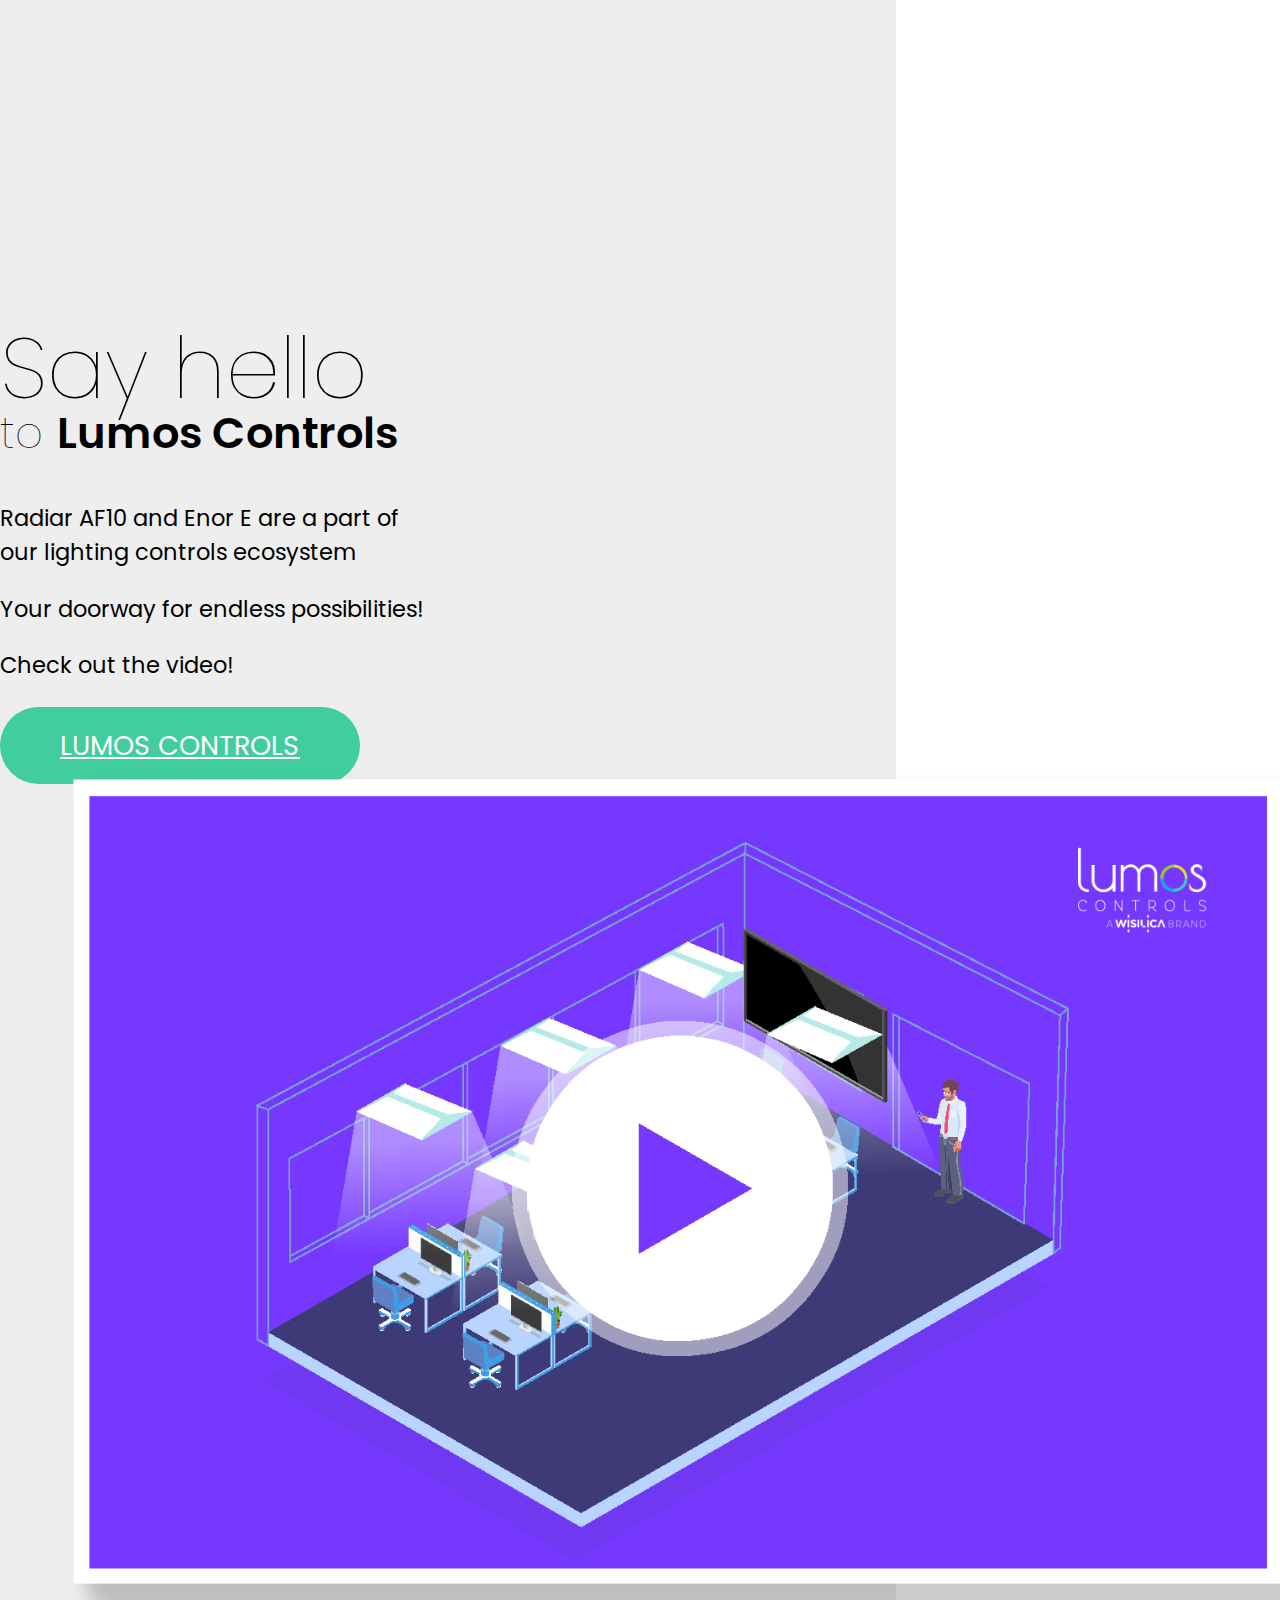
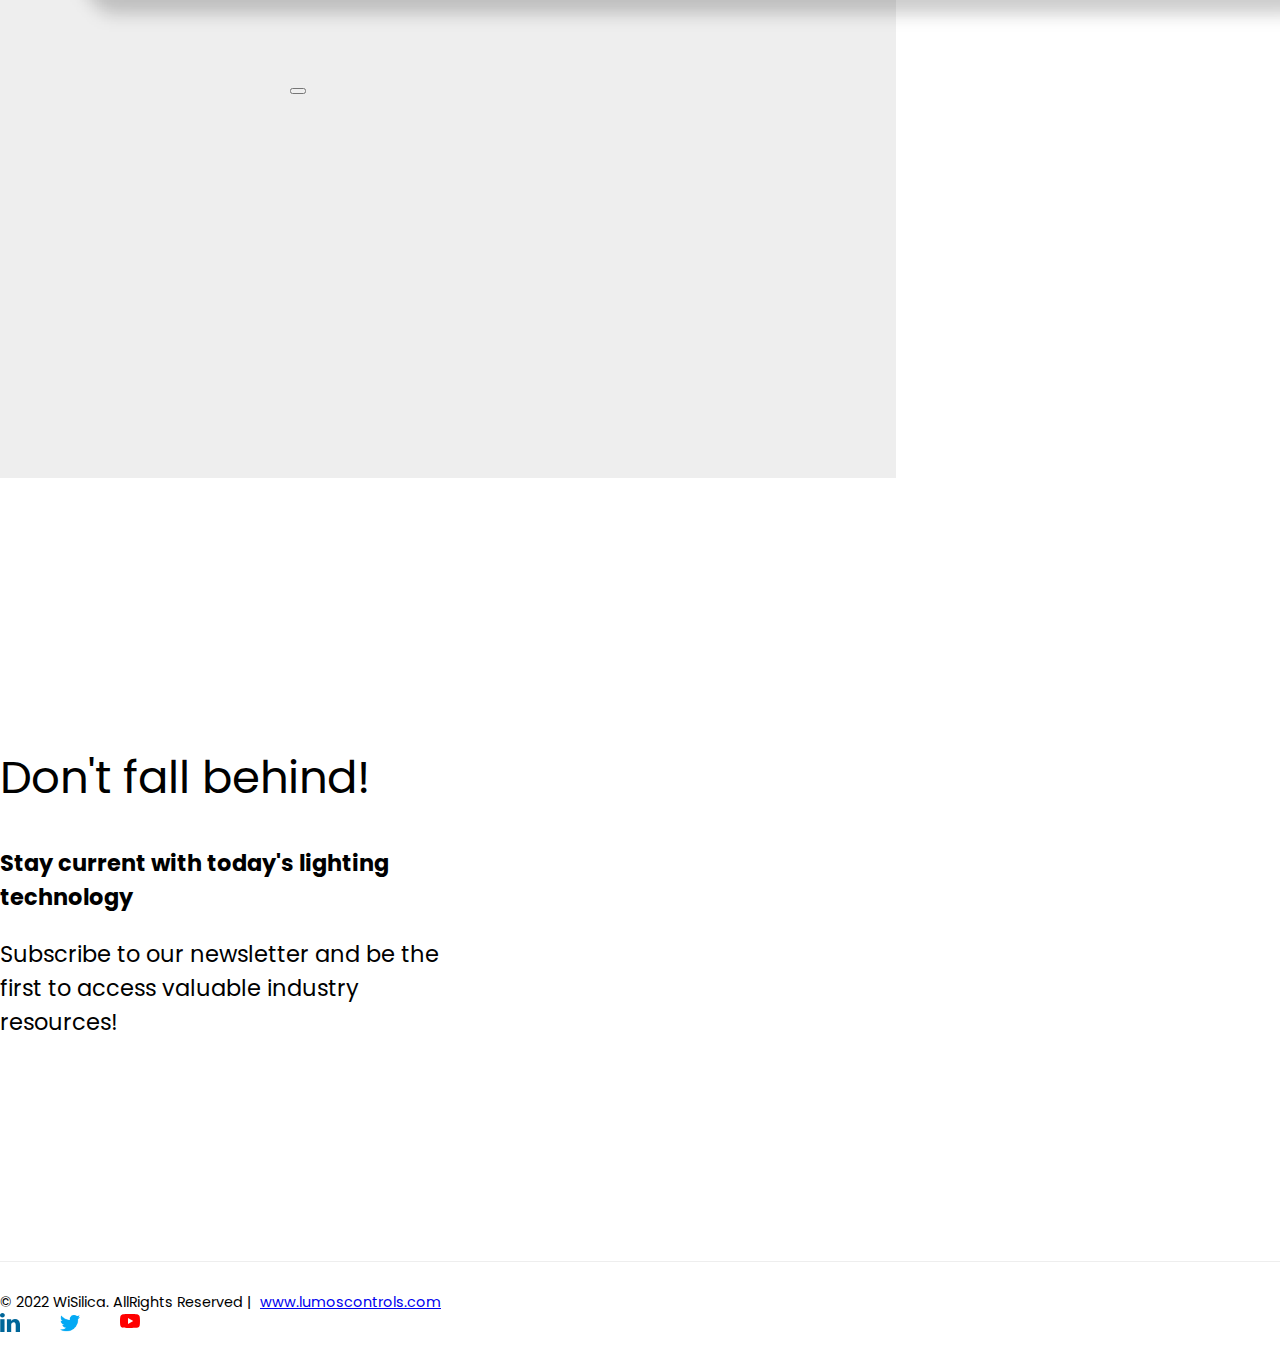
<file: fixture-controller-landing-2.html>
<!doctype html>
<html lang="en">

<head>
  <!-- Required meta tags -->
  <meta charset="utf-8">
  <meta name="viewport" content="width=device-width, initial-scale=1, shrink-to-fit=no">

  <!-- Bootstrap CSS -->
  <link rel="stylesheet" href="https://cdn.jsdelivr.net/npm/bootstrap@4.6.1/dist/css/bootstrap.min.css"
    integrity="sha384-zCbKRCUGaJDkqS1kPbPd7TveP5iyJE0EjAuZQTgFLD2ylzuqKfdKlfG/eSrtxUkn" crossorigin="anonymous">
  <link rel="stylesheet" href="css/stylesheet.css">
  <title>Lumos Controls Retrofit Troffer Kit</title>


  <!-- Option 1: Bootstrap Bundle with Popper -->
  <script src="https://cdn.jsdelivr.net/npm/@popperjs/core@2.9.2/dist/umd/popper.min.js"
    integrity="sha384-IQsoLXl5PILFhosVNubq5LC7Qb9DXgDA9i+tQ8Zj3iwWAwPtgFTxbJ8NT4GN1R8p"
    crossorigin="anonymous"></script>
  <script src="https://cdn.jsdelivr.net/npm/bootstrap@5.0.1/dist/js/bootstrap.min.js"
    integrity="sha384-Atwg2Pkwv9vp0ygtn1JAojH0nYbwNJLPhwyoVbhoPwBhjQPR5VtM2+xf0Uwh9KtT"
    crossorigin="anonymous"></script>



    <!-- Global site tag (gtag.js) - Google Analytics -->
    <script async src="https://www.googletagmanager.com/gtag/js?id=UA-180671819-1"></script>
    <script>
    window.dataLayer = window.dataLayer || [];
    function gtag(){dataLayer.push(arguments);}
    gtag('js', new Date());

    gtag('config', 'UA-180671819-1');
    </script>


    <!-- Google Tag Manager -->
    <script>(function(w,d,s,l,i){w[l]=w[l]||[];w[l].push({'gtm.start':
    new Date().getTime(),event:'gtm.js'});var f=d.getElementsByTagName(s)[0],
    j=d.createElement(s),dl=l!='dataLayer'?'&l='+l:'';j.async=true;j.src=
    'https://www.googletagmanager.com/gtm.js?id='+i+dl;f.parentNode.insertBefore(j,f);
    })(window,document,'script','dataLayer','GTM-PT9ZPJ5');</script>
    <!-- End Google Tag Manager -->
    


</head>

<body>
  <section class="banner banner-fctrl">
    <div class="container">
      <div class="logo"><a href="https://lumoscontrols.com/" target="_blank"><img style="max-width: 100%;" src="images/lumos-logo.svg" alt="Lumos Controls Logo"></a></div>
      <div class="elm-01"><img src="images/fixture-controller/img-01.png" alt=""></div>
      <div class="text-wap">
        <h1>Controls & Connectivity Simplified !</h1>
        <p>Lumos Controls ecosystem adds solutions for smarter luminaire level control and enterprize grade security</p>
      </div>
    </div>
  </section>

  <section class="retrofit-ft">
    <div class="container">
      <h2 class="title-2">Radiar AF10 is all about freedom to do more</h2>
      <div class="row">
        <div class="col-sm-6">
          <div class="ft-inner-wrapp">
            <h3 class="title-3">Save more than 60% energy </h3>
            <p>The AC powered fixture controller opens door to to additional energy saving. Radiar AF10 can easily be integrated with third-party wired/ wireless sensors and bring various lighting control strategies to life</p>
          </div>
        </div>

        <div class="col-sm-6">
          <div class="ft-inner-wrapp">
            <h3 class="title-3">Energy code-compliance & Rebates</h3>
            <p>Radiar AF10 along with our smart sensors and switches helps you to create a code-compliant lighting network and qualify for rebates</p>
          </div>
        </div>

        <div class="col-sm-6">
          <div class="ft-inner-wrapp">
            <h3 class="title-3">Ultimate flexibility</h3>
            <p>Install it in a junction box/on a fixture or fix it on any surface with the help of screws. Unlock basic dimming to Human-Centric lighting in a matter of minutes</p>
          </div>
        </div>


        <div class="col-sm-6">
          <div class="ft-inner-wrapp">
            <h3 class="title-3">Make non-dimmable fixtures smarter</h3>
            <p>The built-in relay in Radiar AF10 opens the door to possibilities like scheduling and wireless controls (ON/OFF) for non-dimmable/1-10V fixtures.</p>
          </div>
        </div>


      </div>
    </div>
  </section>
  <section class="retrofit-ft">
    <div class="container">
      <h2 class="title-2">Secure and uninterrupted <br>
        connectivity - Enor E</h2>
      <div class="row">
        <div class="col-sm-6">
          <div class="ft-inner-wrapp">
            <h3 class="title-3">Enterprise <br>grade security</h3>
            <p>The device comes with a WiFi and an ethernet port built for safe and secure internet connectivity for lighting networks</p>
          </div>
        </div>

        <div class="col-sm-6">
          <div class="ft-inner-wrapp">
            <h3 class="title-3">Real Time Clock (RTC) for<br> uninterrupted services</h3>
            <p>Built-in RTC (Real Time Clock) keeps the network time and date updated without cloud connectivity or even after a power outage.</p>
          </div>
        </div>


      </div>
    </div>
  </section>

  <section class="fctrl-dwonload">
    <div class="container">
      <div class="row">
        <div class="col-lg-12">
          <h4 class="title-2">Looking for technical specifications? </h4>
          <p>Download to know more</p>
        </div>

        <div class="col-lg-12  text-center btn-wrap">
          <a target="_blank" href="images/fixture-controller/Radiar AF10_Spec Sheet.pdf" class="btn btn-yellow">Radiar AF10</a>
          <a target="_blank" href="images/fixture-controller/ENOR E_Spec sheet.pdf" class="btn btn-yellow">Enor E</a>
        </div>
      </div>
    </div>
  </section>


  <section class="rtf-gal">
    <div class="container">
      <h4 class="title-3">Ideal solution for various commercial applications</h4>
      <div class="row">
        <div class="col-6 col-lg-4 py-4">
          <div class="img-hover-zoom img-hover-zoom--slowmo">
            <img src="images/fixture-controller/troffer-img1.png" alt="Office">
            <div class="label">Office</div>
          </div>
        </div>
        <div class="col-6 col-lg-4 py-4">
          <div class="img-hover-zoom img-hover-zoom--slowmo">
            <img src="images/fixture-controller/troffer-img2.png" alt="Retail">
            <div class="label">Retail</div>
          </div>
        </div>
        <div class="col-6 col-lg-4 py-4">
          <div class="img-hover-zoom img-hover-zoom--slowmo">
            <img src="images/fixture-controller/troffer-img3.png" alt="Healthcare">
            <div class="label">Healthcare</div>
          </div>
        </div>
        <div class="col-6 col-lg-4 py-4">
          <div class="img-hover-zoom img-hover-zoom--slowmo">
            <img src="images/fixture-controller/troffer-img4.png" alt="Education">
            <div class="label">Education</div>
          </div>
        </div>
        <div class="col-6 col-lg-4 py-4">
          <div class="img-hover-zoom img-hover-zoom--slowmo">
            <img src="images/fixture-controller/warehouses.png" alt="Education">
            <div class="label">Warehouse</div>
          </div>
        </div>
       
        <div class="col-6 col-lg-4 py-4">
          <div class="img-hover-zoom img-hover-zoom--slowmo">
            <img src="images/fixture-controller/supermarket.jpg" alt="Education">
            <div class="label">Supermarket</div>
          </div>
        </div>

      </div>
    </div>
  </section>

  <section class="sayhello">
    <div class="container">
      <div class="row">
        <div class="col-lg-6 d-flex">
          <div class="txt-wraper">
            <h5 class="title-breath">Say hello<br><small>to <b>Lumos Controls</b> </small>
            </h5>
            <p>Radiar AF10 and Enor E are a part of our lighting controls ecosystem </p>
            <p>Your doorway for endless possibilities!</p>
            <p>Check out the video!</p>
            <br>
            <a target="_blank" class="btn btn-primary" href="https://www.lumoscontrols.com/">Lumos Controls</a>
          </div>
        </div>
        <div class="col-lg-6">
          <div class="vido-phdr">
            <a class="video-btn btn btn-tertiary btm" data-bs-toggle="modal"
              data-src="https://www.youtube.com/embed/YSW2RTDIrfI" data-bs-target="#exampleModal">
              <img src="images/troffer-gal/videoplaceholder.png" alt="">
            </a>

            <div class="modal fade id-video-pp id-modal" id="exampleModal" tabindex="-1" aria-labelledby="exampleModalLabel"
            aria-hidden="true">
            <div class="modal-dialog modal-dialog-centered">
              <div class="modal-content">
                <button type="button" class="btn-close icon-close" data-bs-dismiss="modal" aria-label="Close"></button>
                <div class="embed-responsive embed-responsive-16by9">
                  <iframe class="embed-responsive-item" src="" id="video" title="YouTube video player" frameborder="0"
                    allow="accelerometer; autoplay; clipboard-write; encrypted-media; gyroscope; picture-in-picture"
                    allowfullscreen></iframe>
    
    
                </div>
              </div>
            </div>
          </div>
          </div>


        </div>
      </div>
    </div>
  </section>





  <section class="rtf-contact">
    <div class="container">
      <div class="row">
        <div class="col-sm-6">
          <div class="con-w">
            <h5 class="title-breath"><b>Don't fall behind!</b> </h5>
            <p><b>Stay current with today's lighting technology</b>  </p>
            <p>Subscribe to our newsletter and be the first to access valuable industry resources!</p>
          </div>
        </div>
        <div class="col-sm-6">
          <div class="contact-form">
            <!--[if lte IE 8]>
            <script charset="utf-8" type="text/javascript" src="//js.hsforms.net/forms/v2-legacy.js"></script>
            <![endif]-->
            <script charset="utf-8" type="text/javascript" src="//js.hsforms.net/forms/v2.js"></script>
            <script>
            hbspt.forms.create({
                region: "na1",
                portalId: "7854604",
                formId: "fe4c1b5e-27b3-4cd4-acaa-fa9804484597"
            });
            </script>


          </div>
        </div>
      </div>
    </div>
  </section>

  <footer>
    <div class="container">
      <div class="row">
        <div class="col-lg-6 col-sm-12">© 2022 WiSilica. AllRights Reserved  |&nbsp <a target="_blank" href="https://www.lumoscontrols.com/"> www.lumoscontrols.com</a></div>
        <div class="col-lg-6 col-sm-12 d-flex">
          <ul>
            <li><a target="_blank" href="https://www.linkedin.com/showcase/68932463/admin/"><img
                  src="images/linked-in.svg" alt=""></a></li>
            <li><a target="_blank" href="https://twitter.com/WiSilica"><img src="images/twitter.svg" alt=""></a></li>
            <li><a target="_blank" href="https://www.youtube.com/channel/UCttHMV5K-6Dmv2fgPc7_3fQ"><img
                  src="images/youtube.svg" alt=""></a></li>
          </ul>
        </div>
      </div>
    </div>


  </footer>
    <!-- Start of HubSpot Embed Code -->
    <script type="text/javascript" id="hs-script-loader" async defer src="//js.hs-scripts.com/7854604.js"></script>
    <!-- End of HubSpot Embed Code -->

  <!-- Option 1: jQuery and Bootstrap Bundle (includes Popper) -->
  <script src="https://cdn.jsdelivr.net/npm/jquery@3.5.1/dist/jquery.slim.min.js"
    integrity="sha384-DfXdz2htPH0lsSSs5nCTpuj/zy4C+OGpamoFVy38MVBnE+IbbVYUew+OrCXaRkfj"
    crossorigin="anonymous"></script>
  <script src="https://cdn.jsdelivr.net/npm/bootstrap@4.6.1/dist/js/bootstrap.bundle.min.js"
    integrity="sha384-fQybjgWLrvvRgtW6bFlB7jaZrFsaBXjsOMm/tB9LTS58ONXgqbR9W8oWht/amnpF"
    crossorigin="anonymous"></script>


  <script src="https://ajax.googleapis.com/ajax/libs/jquery/3.2.1/jquery.min.js"></script>
  <script>

    $(document).ready(function () {

      // Gets the video src from the data-src on each button

      var $videoSrc;
      $('.video-btn').click(function () {
        $videoSrc = $(this).data("src");
        console.log($videoSrc);
      });



      // when the modal is opened autoplay it  
      $('#exampleModal').on('shown.bs.modal', function (e) {

        // set the video src to autoplay and not to show related video. Youtube related video is like a box of chocolates... you never know what you're gonna get
        $("#video").attr('src', $videoSrc + "?autoplay=1&amp;modestbranding=1&amp;showinfo=0");
      })



      // stop playing the youtube video when I close the modal
      $('#exampleModal').on('hide.bs.modal', function (e) {
        // a poor man's stop video
        $("#video").attr('src', $videoSrc);
      })
      // document ready 


    });
  </script>

    <!-- Google Tag Manager (noscript) -->
    <noscript><iframe src="https://www.googletagmanager.com/ns.html?id=GTM-PT9ZPJ5" height="0" width="0" style="display:none;visibility:hidden"></iframe></noscript>
    <!-- End Google Tag Manager (noscript) -->
    
</body>

</html>
</file>
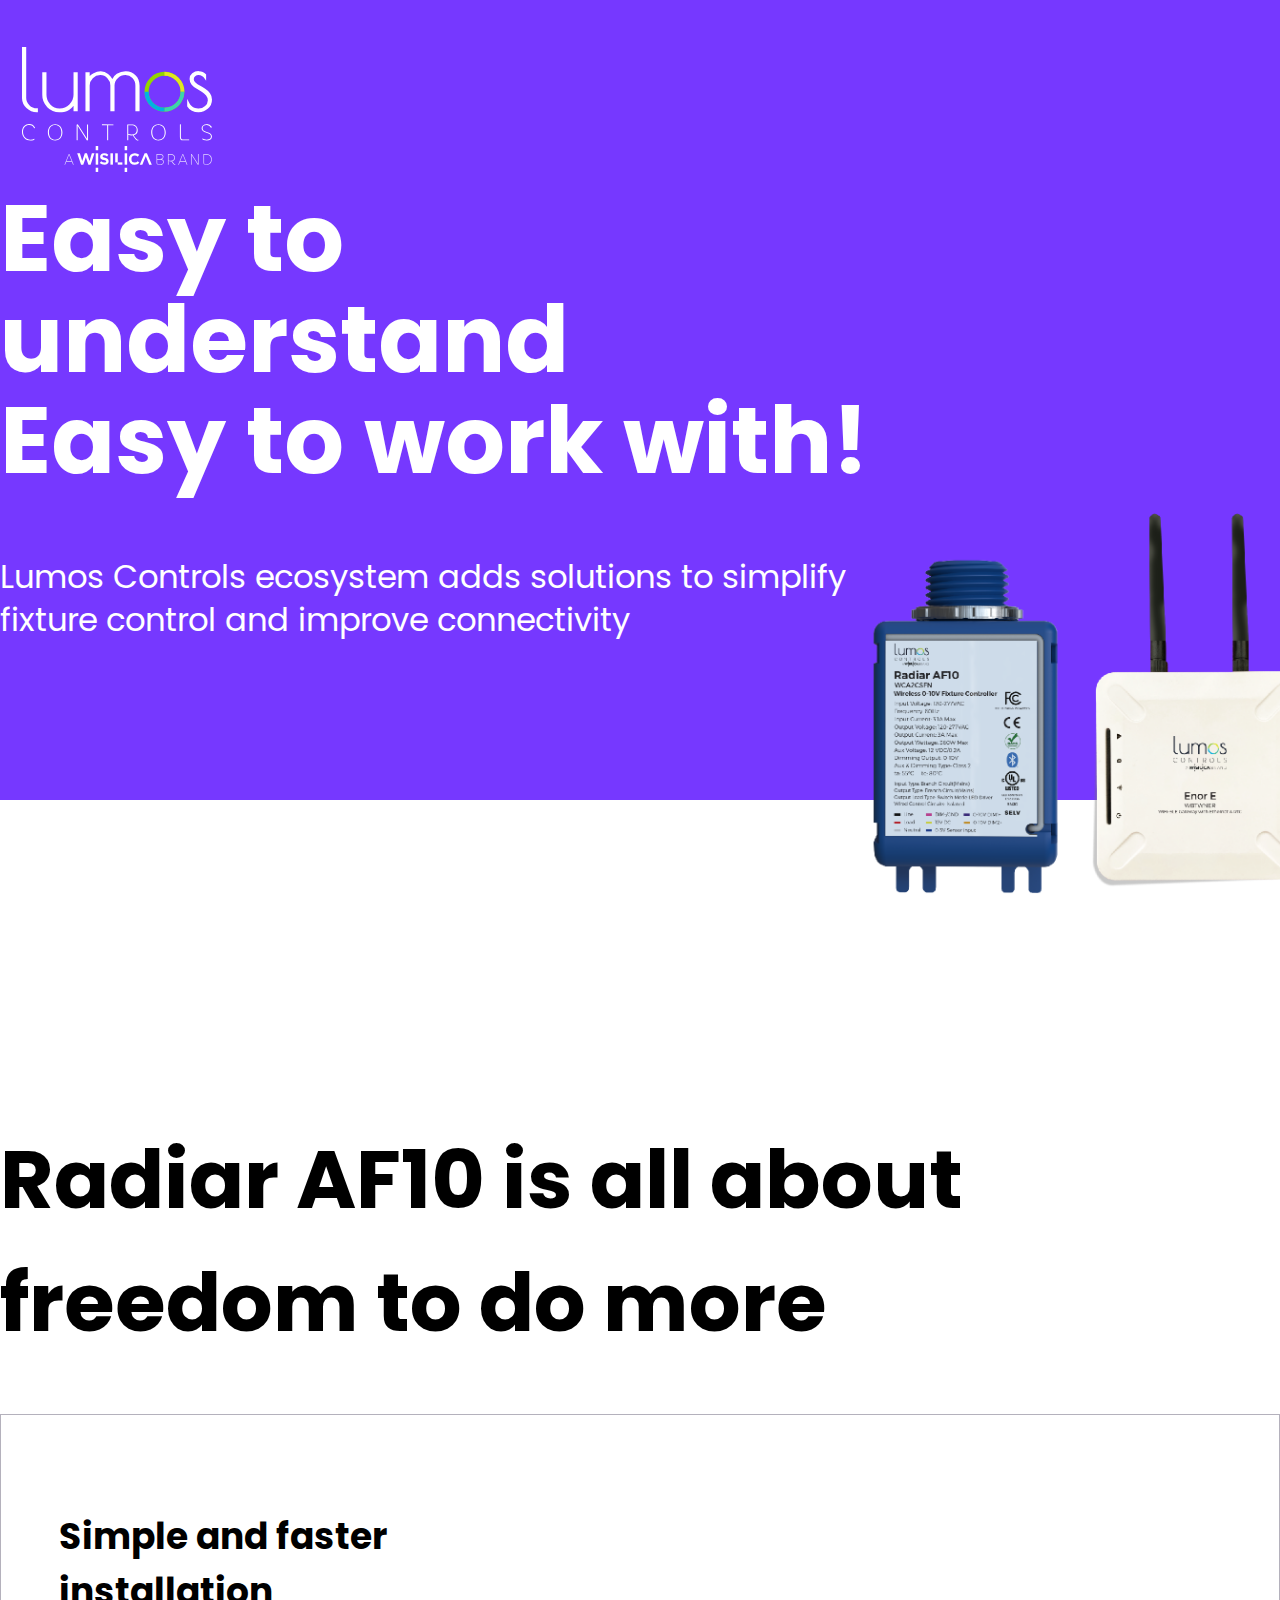
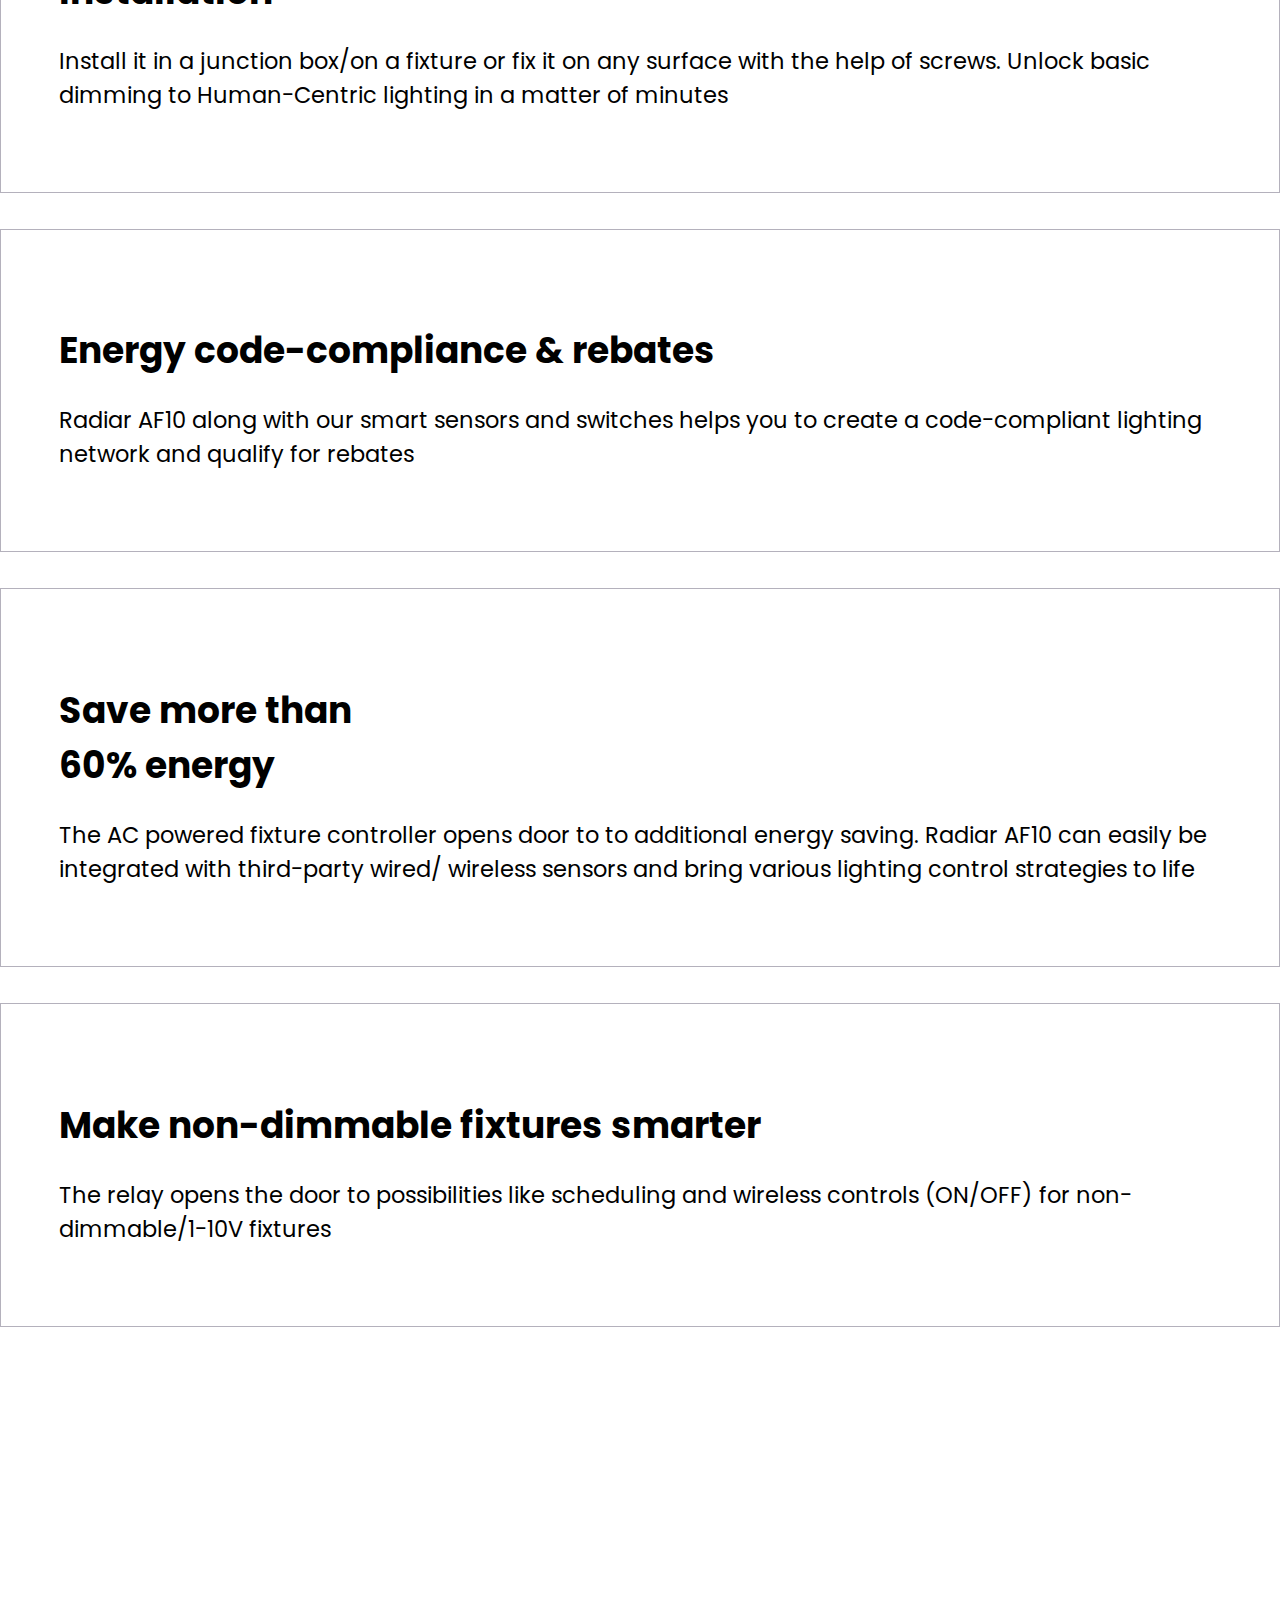
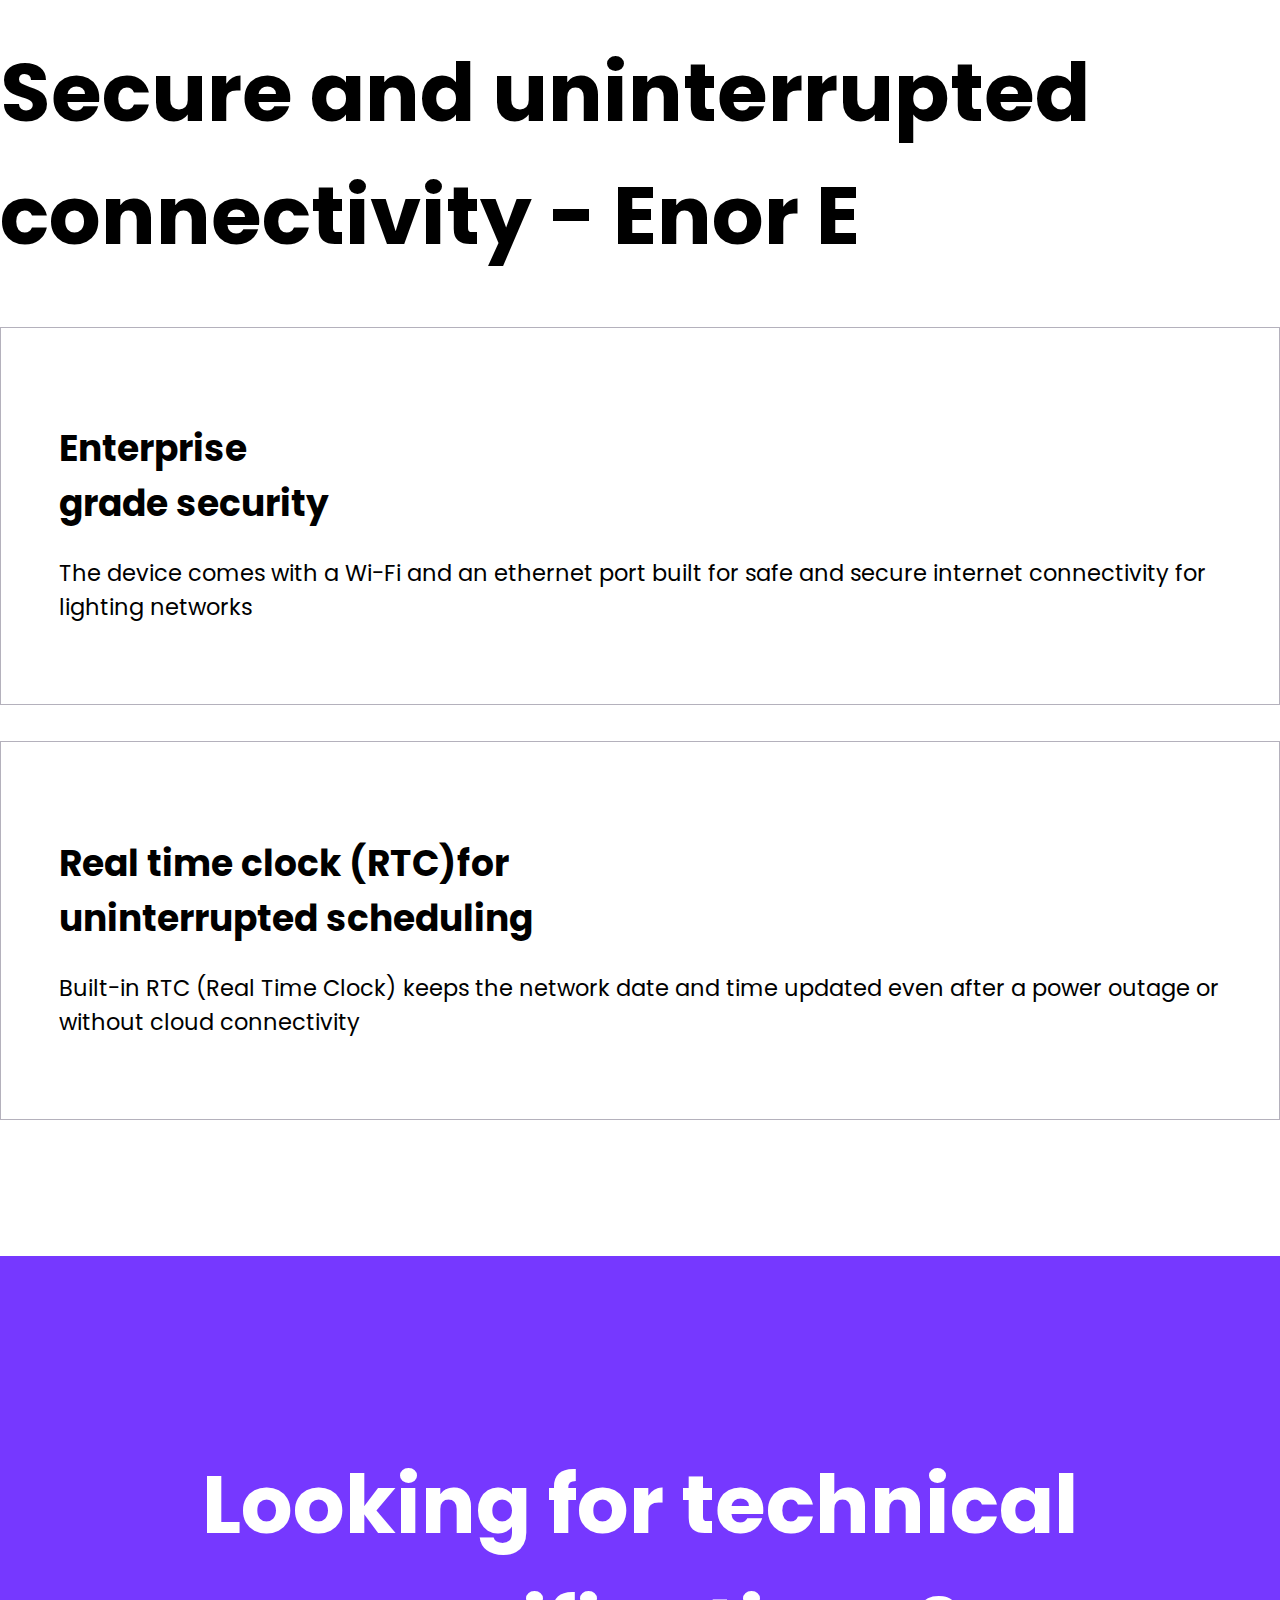
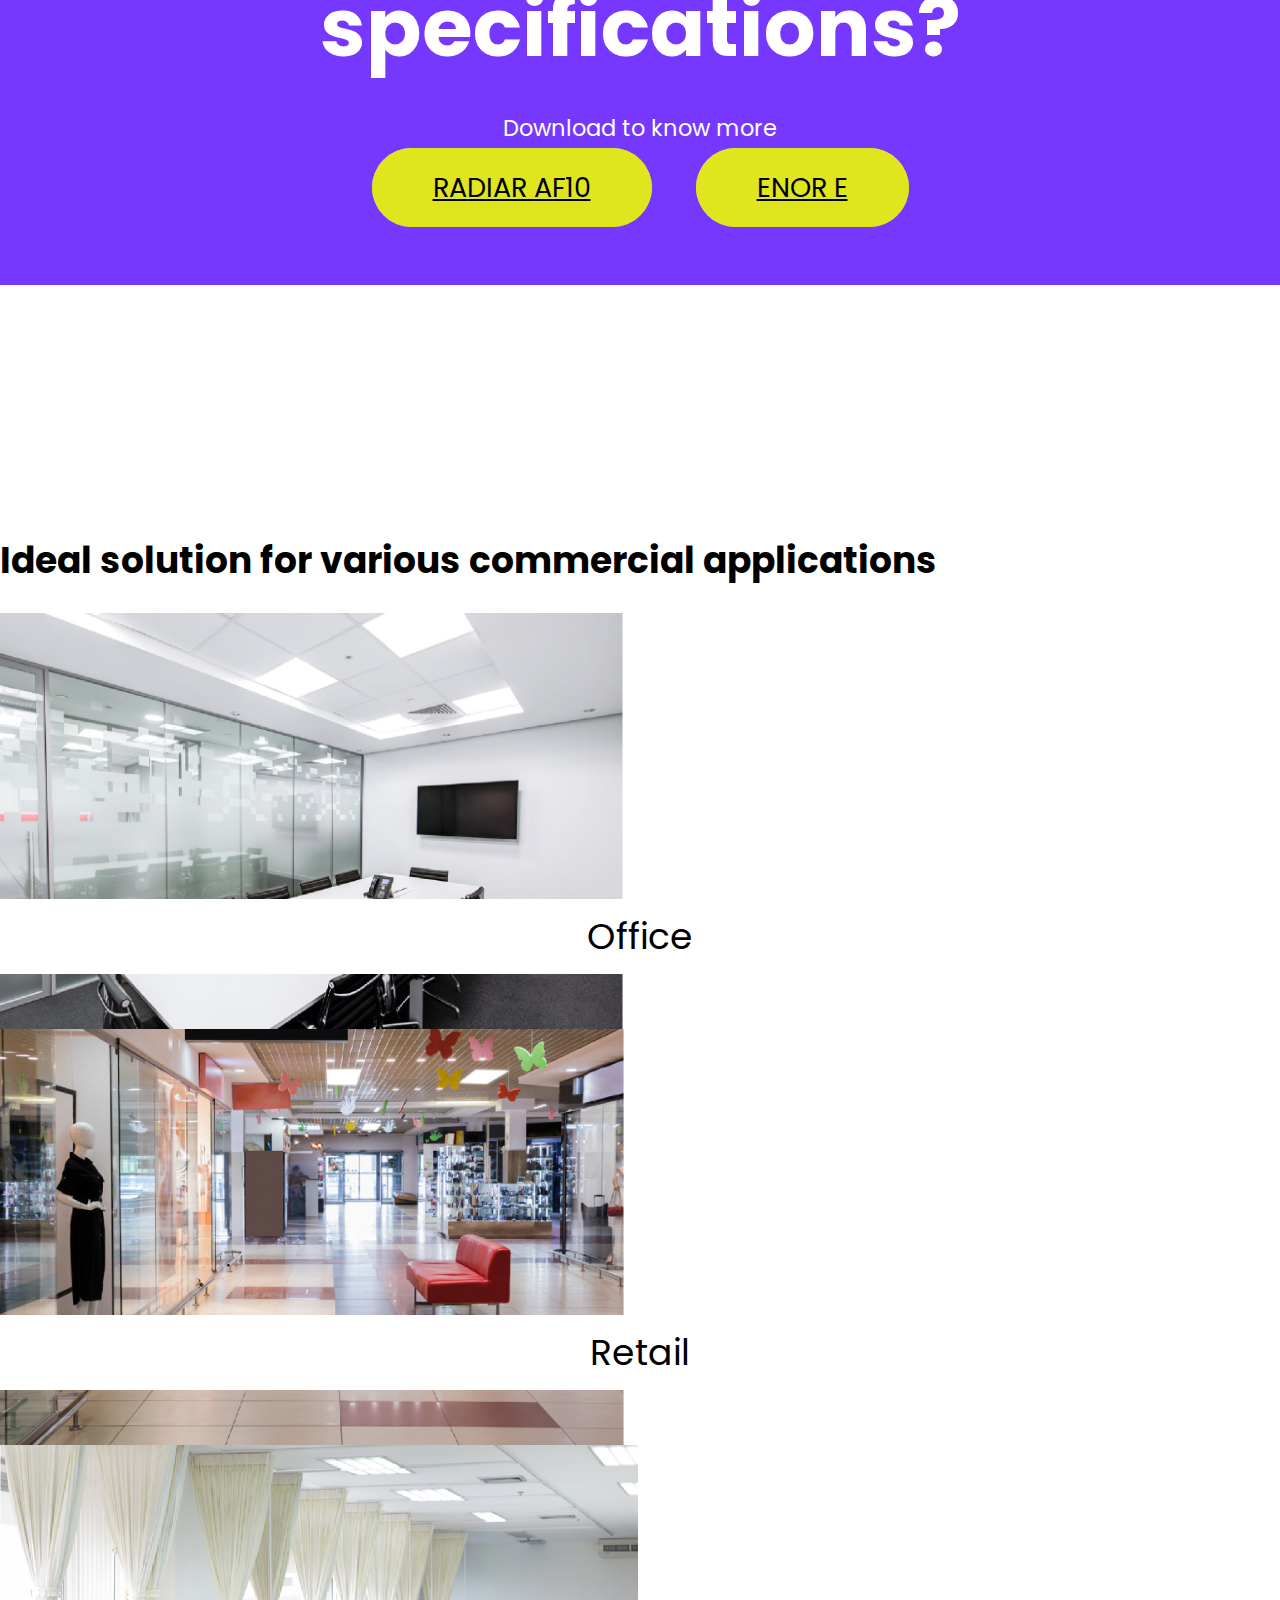
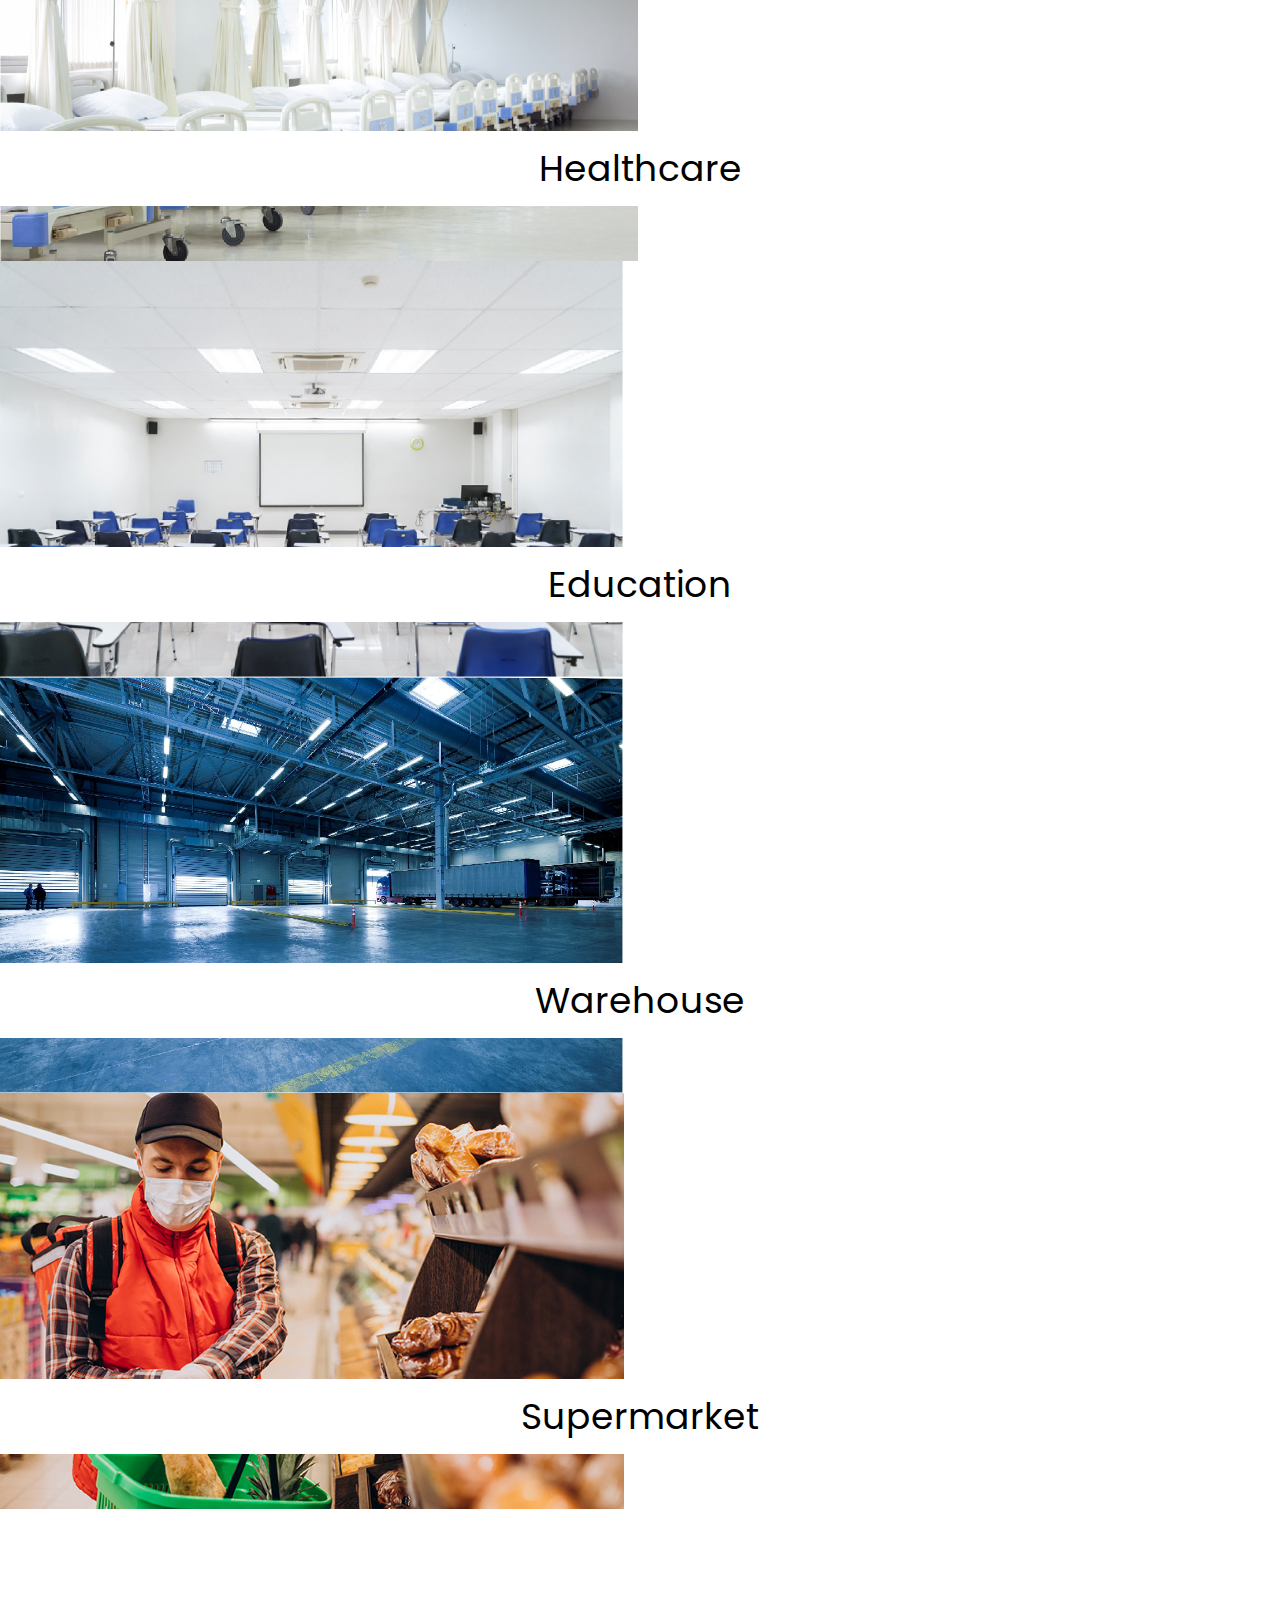
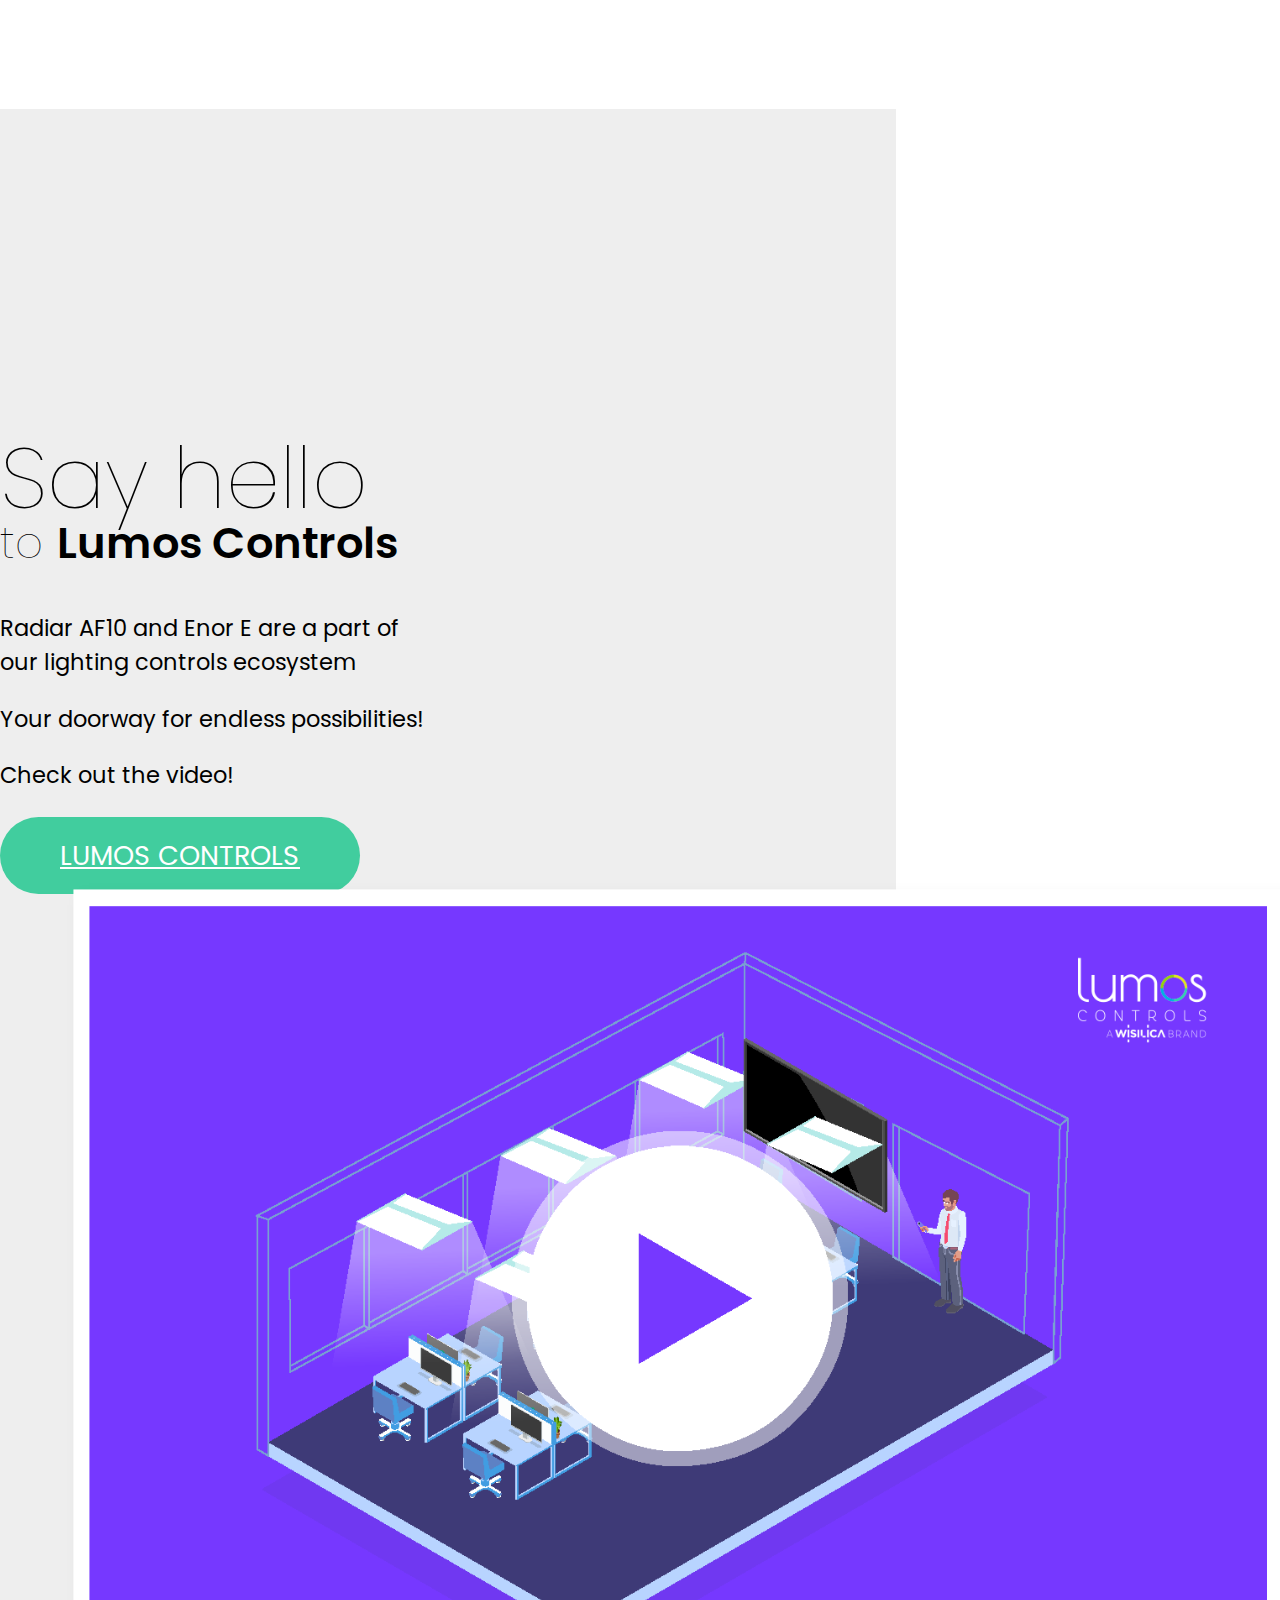
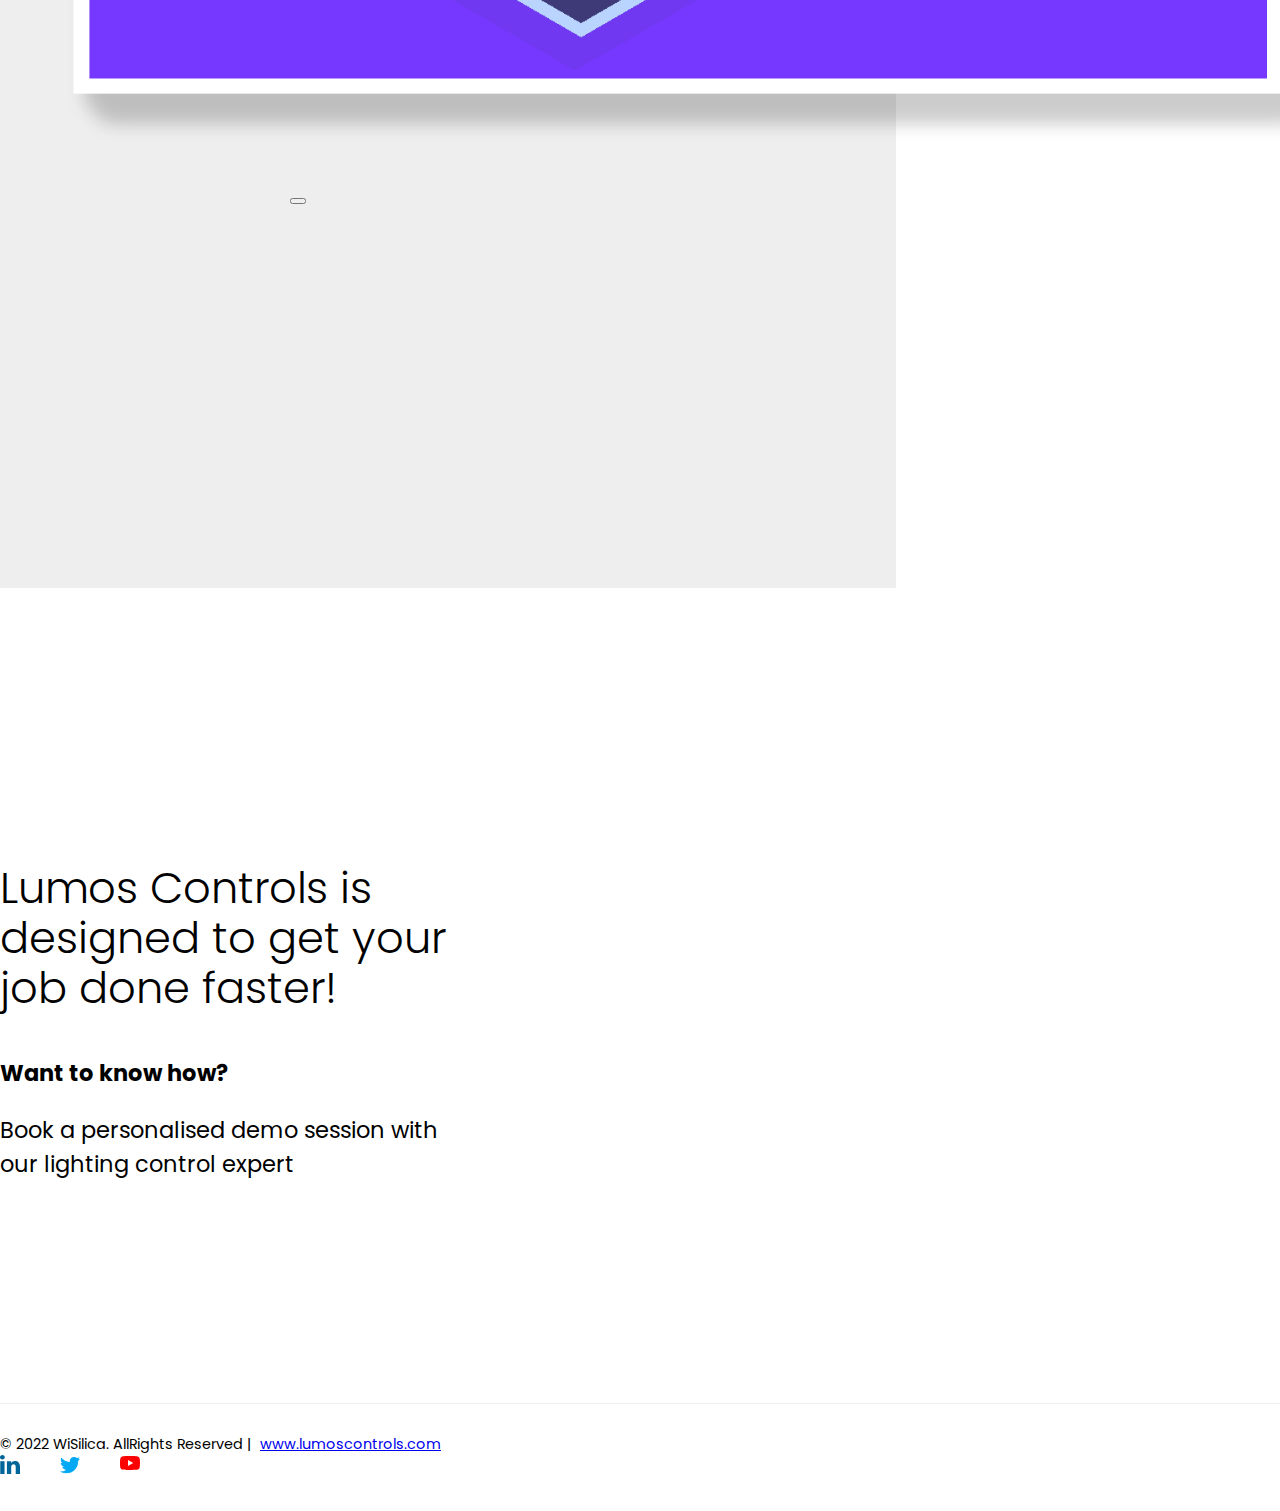
<file: fixture-controller-landing.html>
<!doctype html>
<html lang="en">

<head>
  <!-- Required meta tags -->
  <meta charset="utf-8">
  <meta name="viewport" content="width=device-width, initial-scale=1, shrink-to-fit=no">

  <!-- Bootstrap CSS -->
  <link rel="stylesheet" href="https://cdn.jsdelivr.net/npm/bootstrap@4.6.1/dist/css/bootstrap.min.css"
    integrity="sha384-zCbKRCUGaJDkqS1kPbPd7TveP5iyJE0EjAuZQTgFLD2ylzuqKfdKlfG/eSrtxUkn" crossorigin="anonymous">
  <link rel="stylesheet" href="css/stylesheet.css">
  <title>Lumos Controls Retrofit Troffer Kit</title>


  <!-- Option 1: Bootstrap Bundle with Popper -->
  <script src="https://cdn.jsdelivr.net/npm/@popperjs/core@2.9.2/dist/umd/popper.min.js"
    integrity="sha384-IQsoLXl5PILFhosVNubq5LC7Qb9DXgDA9i+tQ8Zj3iwWAwPtgFTxbJ8NT4GN1R8p"
    crossorigin="anonymous"></script>
  <script src="https://cdn.jsdelivr.net/npm/bootstrap@5.0.1/dist/js/bootstrap.min.js"
    integrity="sha384-Atwg2Pkwv9vp0ygtn1JAojH0nYbwNJLPhwyoVbhoPwBhjQPR5VtM2+xf0Uwh9KtT"
    crossorigin="anonymous"></script>


  <!-- Global site tag (gtag.js) - Google Analytics -->
  <script async src="https://www.googletagmanager.com/gtag/js?id=UA-180671819-1"></script>
  <script>
    window.dataLayer = window.dataLayer || [];
    function gtag(){dataLayer.push(arguments);}
    gtag('js', new Date());

    gtag('config', 'UA-180671819-1');
  </script>



  <!-- Google Tag Manager -->
  <script>(function(w,d,s,l,i){w[l]=w[l]||[];w[l].push({'gtm.start':  new Date().getTime(),event:'gtm.js'});var f=d.getElementsByTagName(s)[0],j=d.createElement(s),dl=l!='dataLayer'?'&l='+l:'';j.async=true;j.src=
  'https://www.googletagmanager.com/gtm.js?id='+i+dl;f.parentNode.insertBefore(j,f);})(window,document,'script','dataLayer','GTM-PT9ZPJ5');</script>
  <!-- End Google Tag Manager -->
  


</head>

<body>
  <section class="banner banner-fctrl">
    <div class="container">
      <div class="logo"><a href="https://lumoscontrols.com/" target="_blank"><img style="max-width: 100%;" src="images/lumos-logo.svg" alt="Lumos Controls Logo"></a></div>
      <div class="elm-01"><img src="images/fixture-controller/img-01.png" alt=""></div>
      <div class="text-wap">
        <h1>Easy to understand <br> Easy to work with!</h1>
        <p>Lumos Controls ecosystem adds solutions to simplify fixture control and improve connectivity </p>
      </div>
    </div>
  </section>

  <section class="retrofit-ft">
    <div class="container">
      <h2 class="title-2">Radiar AF10 is all about freedom to do more</h2>
      <div class="row">
        <div class="col-sm-6">
          <div class="ft-inner-wrapp">
            <h3 class="title-3">Simple and faster <br> installation </h3>
            <p>Install it in a junction box/on a fixture or fix it on any surface with the help of screws. Unlock basic dimming to Human-Centric lighting in a matter of minutes</p>
          </div>
        </div>

        <div class="col-sm-6">
          <div class="ft-inner-wrapp">
            <h3 class="title-3">Energy code-compliance & rebates</h3>
            <p>Radiar AF10 along with our smart sensors and switches helps you to create a code-compliant lighting network and qualify for rebates</p>
          </div>
        </div>

        <div class="col-sm-6">
          <div class="ft-inner-wrapp">
            <h3 class="title-3">Save more than<br>60% energy </h3>
            <p>The AC powered fixture controller opens door to to additional energy saving. Radiar AF10 can easily be integrated with third-party wired/ wireless sensors and bring various lighting control strategies to life</p>
          </div>
        </div>


        <div class="col-sm-6">
          <div class="ft-inner-wrapp">
            <h3 class="title-3">Make non-dimmable fixtures smarter</h3>
            <p>The relay opens the door to possibilities like scheduling and wireless controls (ON/OFF) for non-dimmable/1-10V fixtures</p>
          </div>
        </div>


      </div>
    </div>
  </section>
  <section class="retrofit-ft">
    <div class="container">
      <h2 class="title-2">Secure and uninterrupted <br>
        connectivity - Enor E</h2>
      <div class="row">
        <div class="col-sm-6">
          <div class="ft-inner-wrapp">
            <h3 class="title-3">Enterprise <br>grade security</h3>
            <p>The device comes with a Wi-Fi and an ethernet port built for safe and secure internet connectivity for lighting networks</p>
          </div>
        </div>

        <div class="col-sm-6">
          <div class="ft-inner-wrapp">
            <h3 class="title-3">Real time clock (RTC)for<br> uninterrupted scheduling</h3>
            <p>Built-in RTC (Real Time Clock) keeps the network date and time updated even after a power outage or without cloud connectivity</p>
          </div>
        </div>


      </div>
    </div>
  </section>

  <section class="fctrl-dwonload">
    <div class="container">
      <div class="row">
        <div class="col-lg-12">
          <h4 class="title-2">Looking for technical specifications? </h4>
          <p>Download to know more</p>
        </div>

        <div class="col-lg-12  text-center btn-wrap">
          <a target="_blank" href="images/fixture-controller/Radiar AF10_Spec Sheet.pdf" class="btn btn-yellow">Radiar AF10</a>
          <a target="_blank" href="images/fixture-controller/ENOR E_Spec sheet.pdf" class="btn btn-yellow">Enor E</a>
        </div>
      </div>
    </div>
  </section>


  <section class="rtf-gal">
    <div class="container">
      <h4 class="title-3">Ideal solution for various commercial applications</h4>
      <div class="row">
        <div class="col-6 col-lg-4 py-4">
          <div class="img-hover-zoom img-hover-zoom--slowmo">
            <img src="images/fixture-controller/troffer-img1.png" alt="Office">
            <div class="label">Office</div>
          </div>
        </div>
        <div class="col-6 col-lg-4 py-4">
          <div class="img-hover-zoom img-hover-zoom--slowmo">
            <img src="images/fixture-controller/troffer-img2.png" alt="Retail">
            <div class="label">Retail</div>
          </div>
        </div>
        <div class="col-6 col-lg-4 py-4">
          <div class="img-hover-zoom img-hover-zoom--slowmo">
            <img src="images/fixture-controller/troffer-img3.png" alt="Healthcare">
            <div class="label">Healthcare</div>
          </div>
        </div>
        <div class="col-6 col-lg-4 py-4">
          <div class="img-hover-zoom img-hover-zoom--slowmo">
            <img src="images/fixture-controller/troffer-img4.png" alt="Education">
            <div class="label">Education</div>
          </div>
        </div>
        <div class="col-6 col-lg-4 py-4">
          <div class="img-hover-zoom img-hover-zoom--slowmo">
            <img src="images/fixture-controller/warehouses.png" alt="Education">
            <div class="label">Warehouse</div>
          </div>
        </div>
       
        <div class="col-6 col-lg-4 py-4">
          <div class="img-hover-zoom img-hover-zoom--slowmo">
            <img src="images/fixture-controller/supermarket.jpg" alt="Education">
            <div class="label">Supermarket</div>
          </div>
        </div>

      </div>
    </div>
  </section>

  <section class="sayhello">
    <div class="container">
      <div class="row">
        <div class="col-lg-6 d-flex">
          <div class="txt-wraper">
            <h5 class="title-breath">Say hello<br><small>to <b>Lumos Controls</b> </small>
            </h5>
            <p>Radiar AF10 and Enor E are a part of our lighting controls ecosystem </p>
            <p>Your doorway for endless possibilities!</p>
            <p>Check out the video!</p>
            <br>
            <a target="_blank" class="btn btn-primary" href="https://www.lumoscontrols.com/">Lumos Controls</a>
          </div>
        </div>
        <div class="col-lg-6">
          <div class="vido-phdr">
            <a class="video-btn btn btn-tertiary btm" data-bs-toggle="modal"
              data-src="https://www.youtube.com/embed/YSW2RTDIrfI" data-bs-target="#exampleModal">
              <img src="images/troffer-gal/videoplaceholder.png" alt="">
            </a>

            <div class="modal fade id-video-pp id-modal" id="exampleModal" tabindex="-1" aria-labelledby="exampleModalLabel"
            aria-hidden="true">
            <div class="modal-dialog modal-dialog-centered">
              <div class="modal-content">
                <button type="button" class="btn-close icon-close" data-bs-dismiss="modal" aria-label="Close"></button>
                <div class="embed-responsive embed-responsive-16by9">
                  <iframe class="embed-responsive-item" src="" id="video" title="YouTube video player" frameborder="0"
                    allow="accelerometer; autoplay; clipboard-write; encrypted-media; gyroscope; picture-in-picture"
                    allowfullscreen></iframe>
    
    
                </div>
              </div>
            </div>
          </div>
          </div>


        </div>
      </div>
    </div>
  </section>





  <section class="rtf-contact">
    <div class="container">
      <div class="row">
        <div class="col-sm-6">
          <div class="con-w">
            <h5 class="title-breath"><small>Lumos Controls is designed to get your job done faster! </small></h5>
            <p><b>Want to know how?</b> </p>
            <p>Book a personalised demo session with our lighting control expert </p>
          </div>
        </div>
        <div class="col-sm-6">
          <div class="contact-form">
            <!--[if lte IE 8]>
            <script charset="utf-8" type="text/javascript" src="//js.hsforms.net/forms/v2-legacy.js"></script>
            <![endif]-->
            <script charset="utf-8" type="text/javascript" src="//js.hsforms.net/forms/v2.js"></script>
            <script>
              hbspt.forms.create({
              region: "na1",
              portalId: "7854604",
              formId: "0a3e14d3-9169-4b0d-9721-bf3a873c71e9"
            });
            </script>
          </div>
        </div>
      </div>
    </div>
  </section>

  <footer>
    <div class="container">
      <div class="row">
        <div class="col-lg-6 col-sm-12">© 2022 WiSilica. AllRights Reserved  |&nbsp <a target="_blank" href="https://www.lumoscontrols.com/"> www.lumoscontrols.com</a></div>
        <div class="col-lg-6 col-sm-12 d-flex">
          <ul>
            <li><a target="_blank" href="https://www.linkedin.com/showcase/68932463/admin/"><img
                  src="images/linked-in.svg" alt=""></a></li>
            <li><a target="_blank" href="https://twitter.com/WiSilica"><img src="images/twitter.svg" alt=""></a></li>
            <li><a target="_blank" href="https://www.youtube.com/channel/UCttHMV5K-6Dmv2fgPc7_3fQ"><img
                  src="images/youtube.svg" alt=""></a></li>
          </ul>
        </div>
      </div>
    </div>


  </footer>
    <!-- Start of HubSpot Embed Code -->
    <script type="text/javascript" id="hs-script-loader" async defer src="//js.hs-scripts.com/7854604.js"></script>
    <!-- End of HubSpot Embed Code -->


  <!-- Option 1: jQuery and Bootstrap Bundle (includes Popper) -->
  <script src="https://cdn.jsdelivr.net/npm/jquery@3.5.1/dist/jquery.slim.min.js"
    integrity="sha384-DfXdz2htPH0lsSSs5nCTpuj/zy4C+OGpamoFVy38MVBnE+IbbVYUew+OrCXaRkfj"
    crossorigin="anonymous"></script>
  <script src="https://cdn.jsdelivr.net/npm/bootstrap@4.6.1/dist/js/bootstrap.bundle.min.js"
    integrity="sha384-fQybjgWLrvvRgtW6bFlB7jaZrFsaBXjsOMm/tB9LTS58ONXgqbR9W8oWht/amnpF"
    crossorigin="anonymous"></script>


  <script src="https://ajax.googleapis.com/ajax/libs/jquery/3.2.1/jquery.min.js"></script>
  <script>

    $(document).ready(function () {

      // Gets the video src from the data-src on each button

      var $videoSrc;
      $('.video-btn').click(function () {
        $videoSrc = $(this).data("src");
        console.log($videoSrc);
      });



      // when the modal is opened autoplay it  
      $('#exampleModal').on('shown.bs.modal', function (e) {

        // set the video src to autoplay and not to show related video. Youtube related video is like a box of chocolates... you never know what you're gonna get
        $("#video").attr('src', $videoSrc + "?autoplay=1&amp;modestbranding=1&amp;showinfo=0");
      })



      // stop playing the youtube video when I close the modal
      $('#exampleModal').on('hide.bs.modal', function (e) {
        // a poor man's stop video
        $("#video").attr('src', $videoSrc);
      })
      // document ready 


    });
  </script>

<!-- Google Tag Manager (noscript) -->
<noscript><iframe src="https://www.googletagmanager.com/ns.html?id=GTM-PT9ZPJ5"
  height="0" width="0" style="display:none;visibility:hidden"></iframe></noscript>
  <!-- End Google Tag Manager (noscript) -->
  
</body>

</html>
</file>
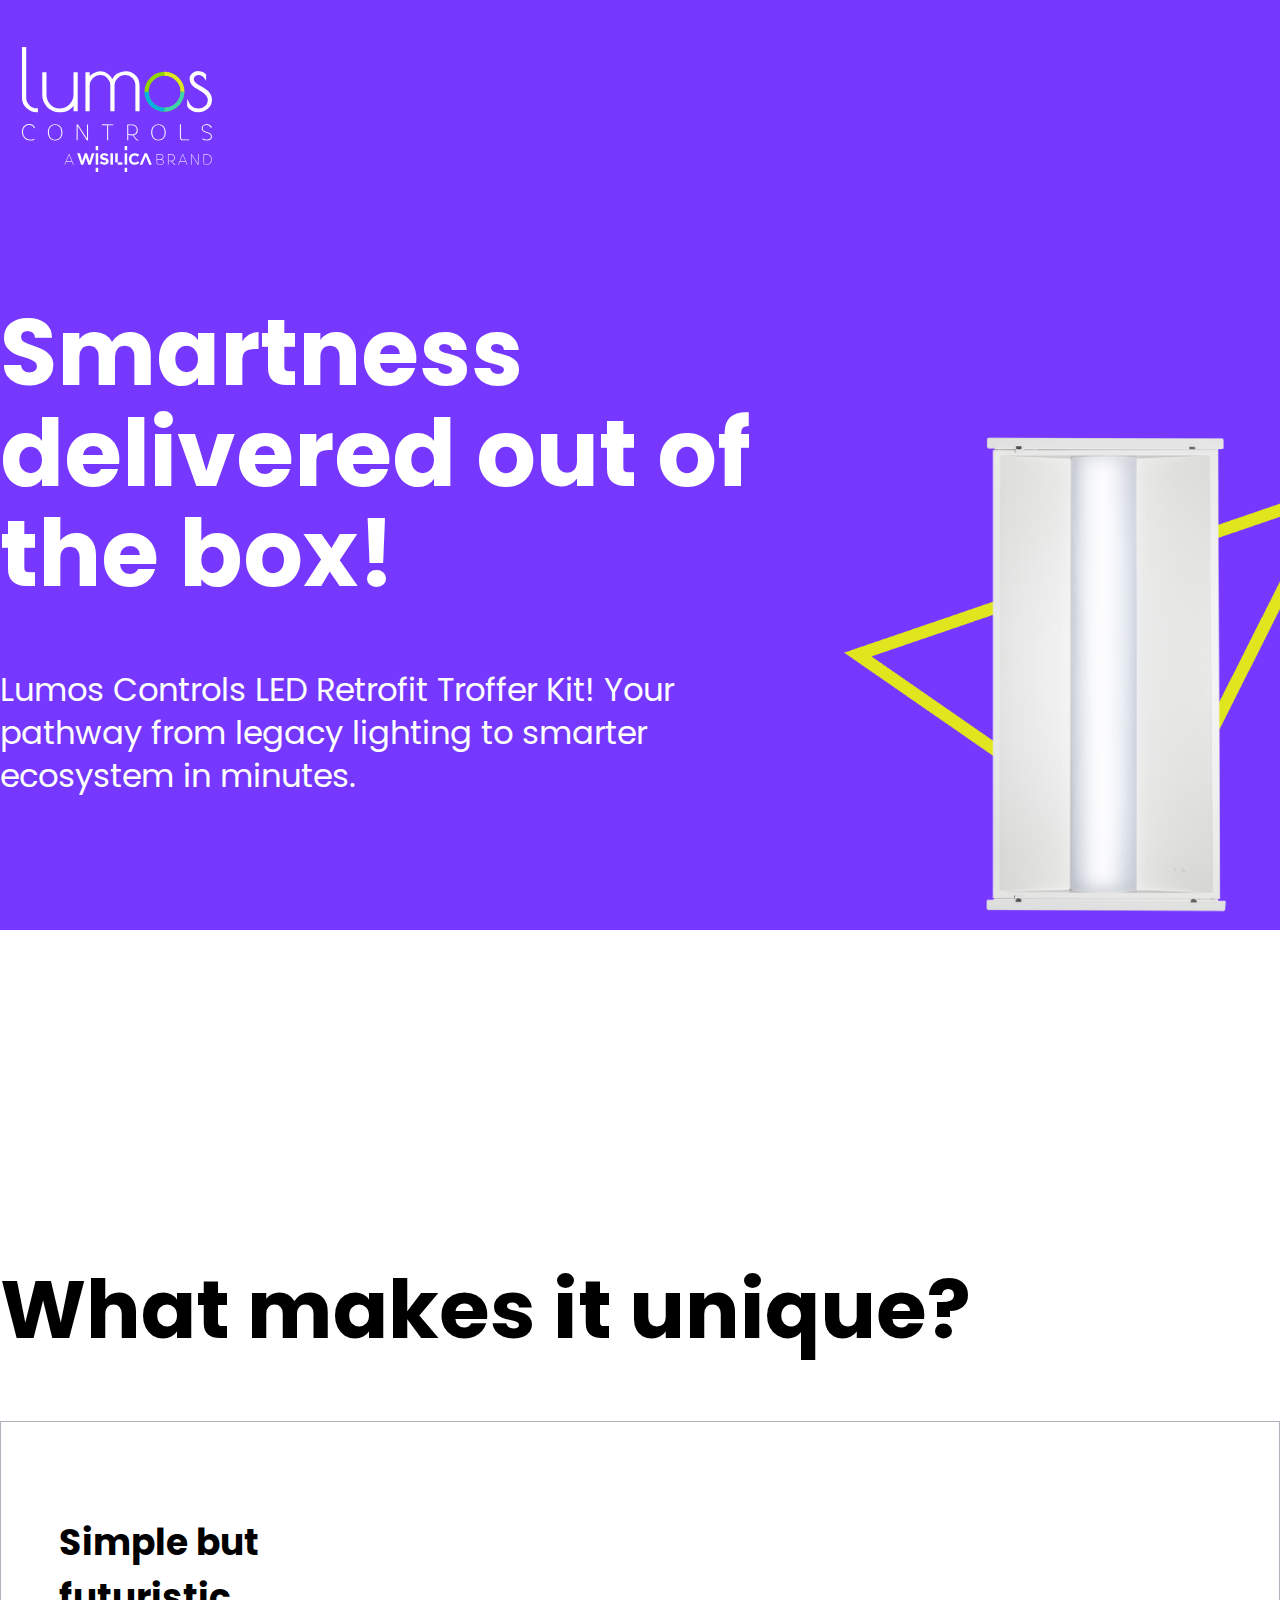
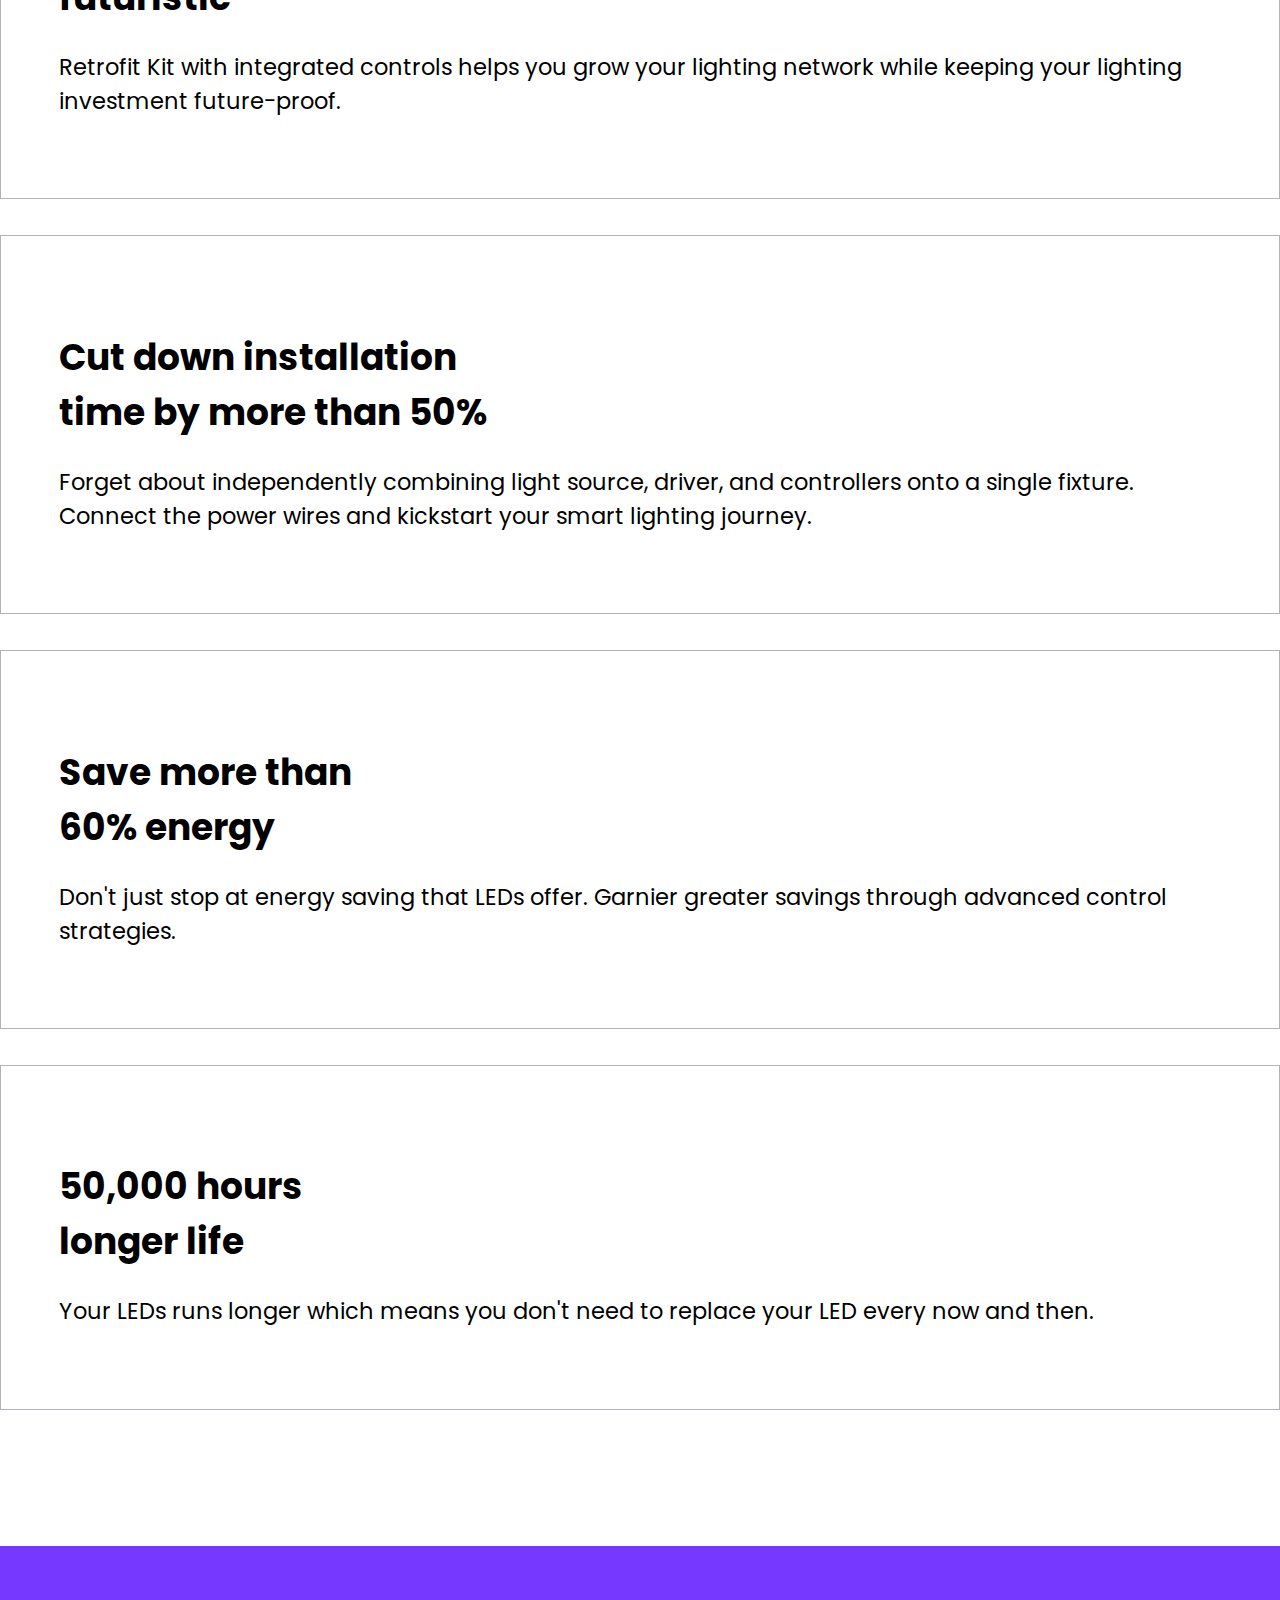
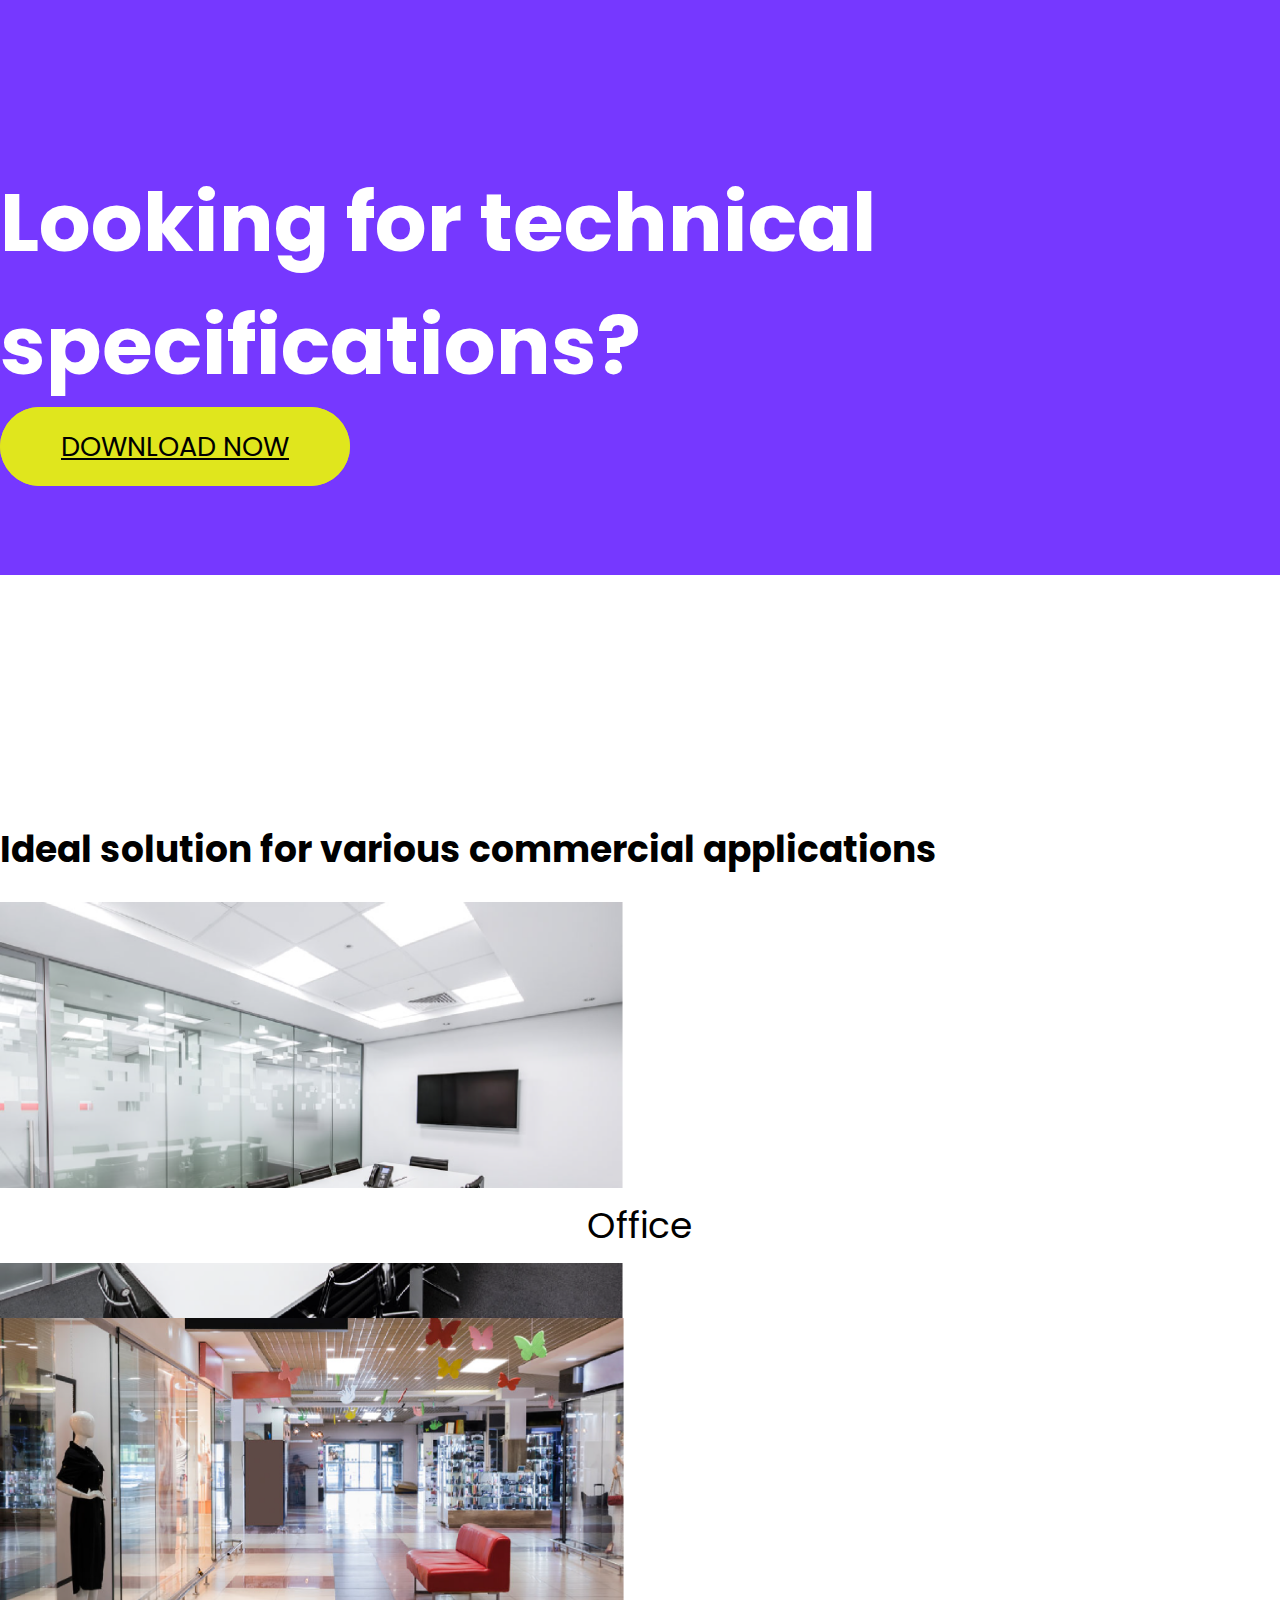
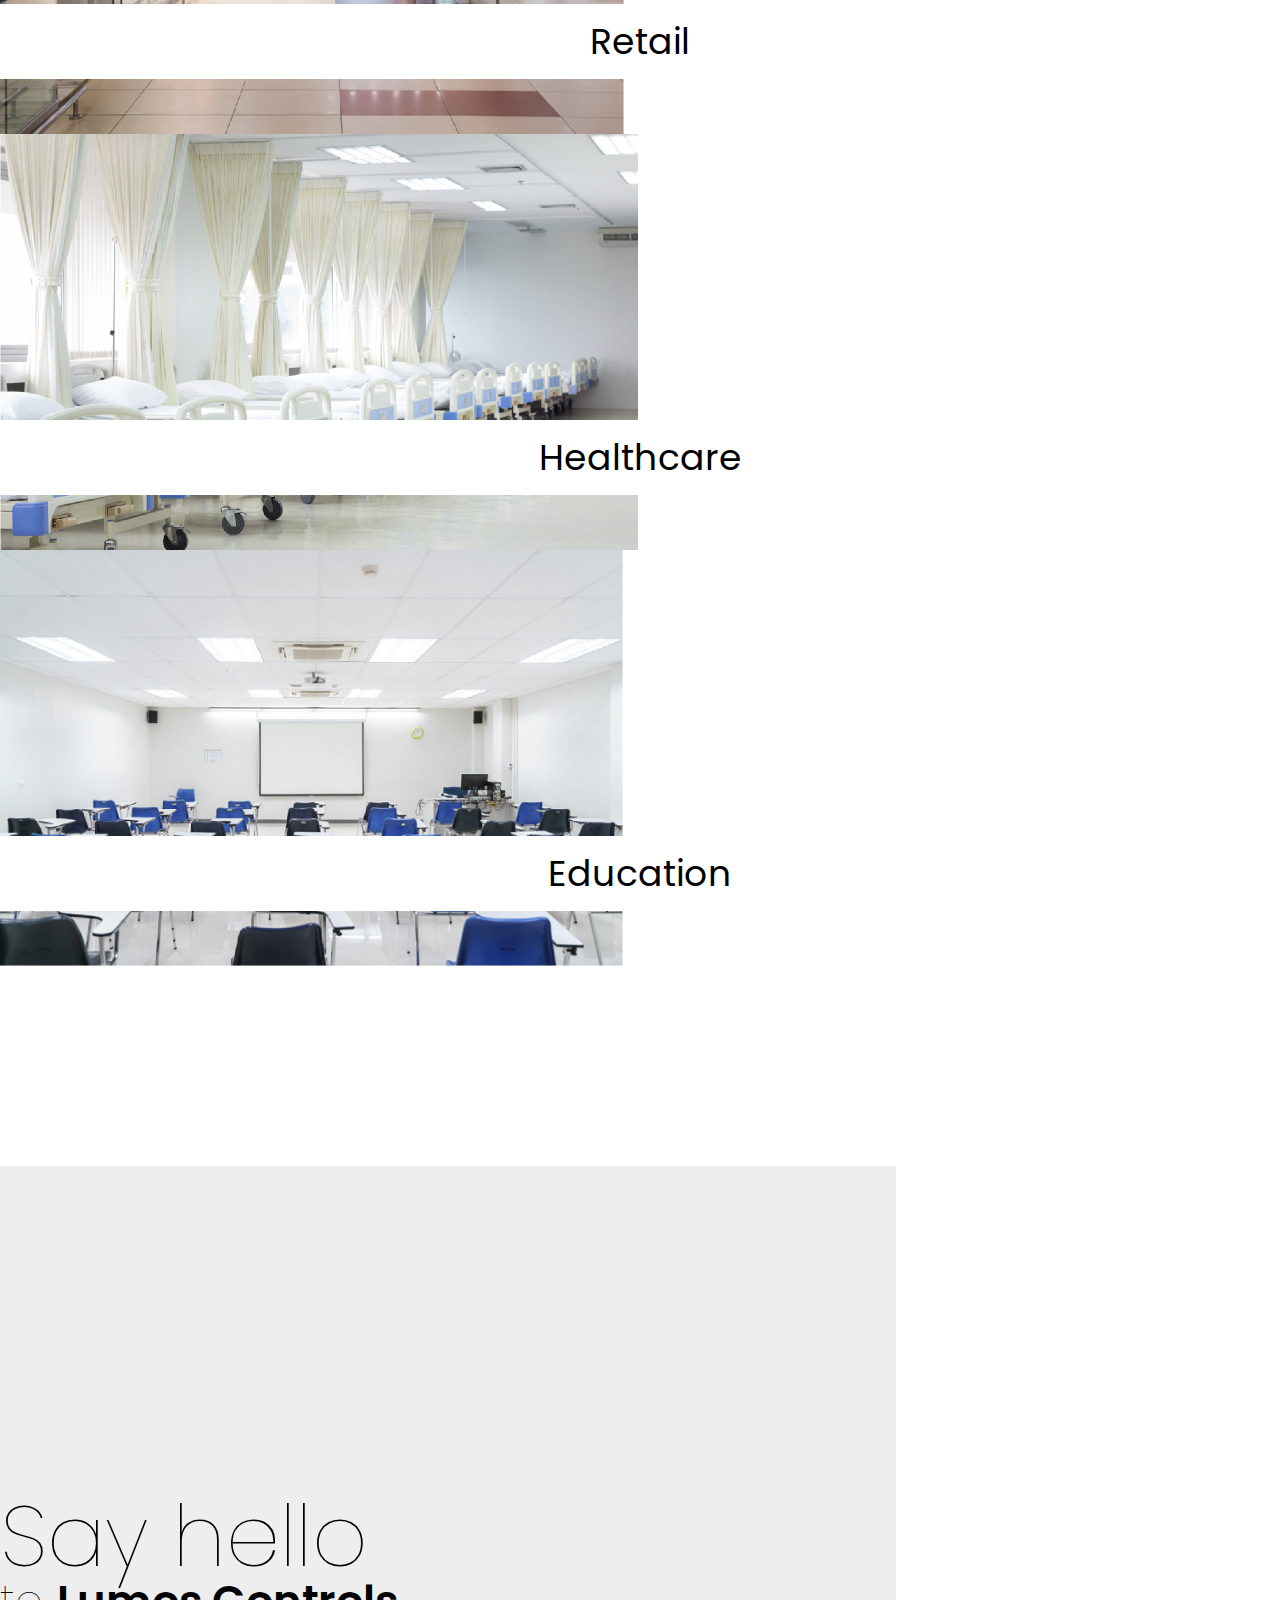
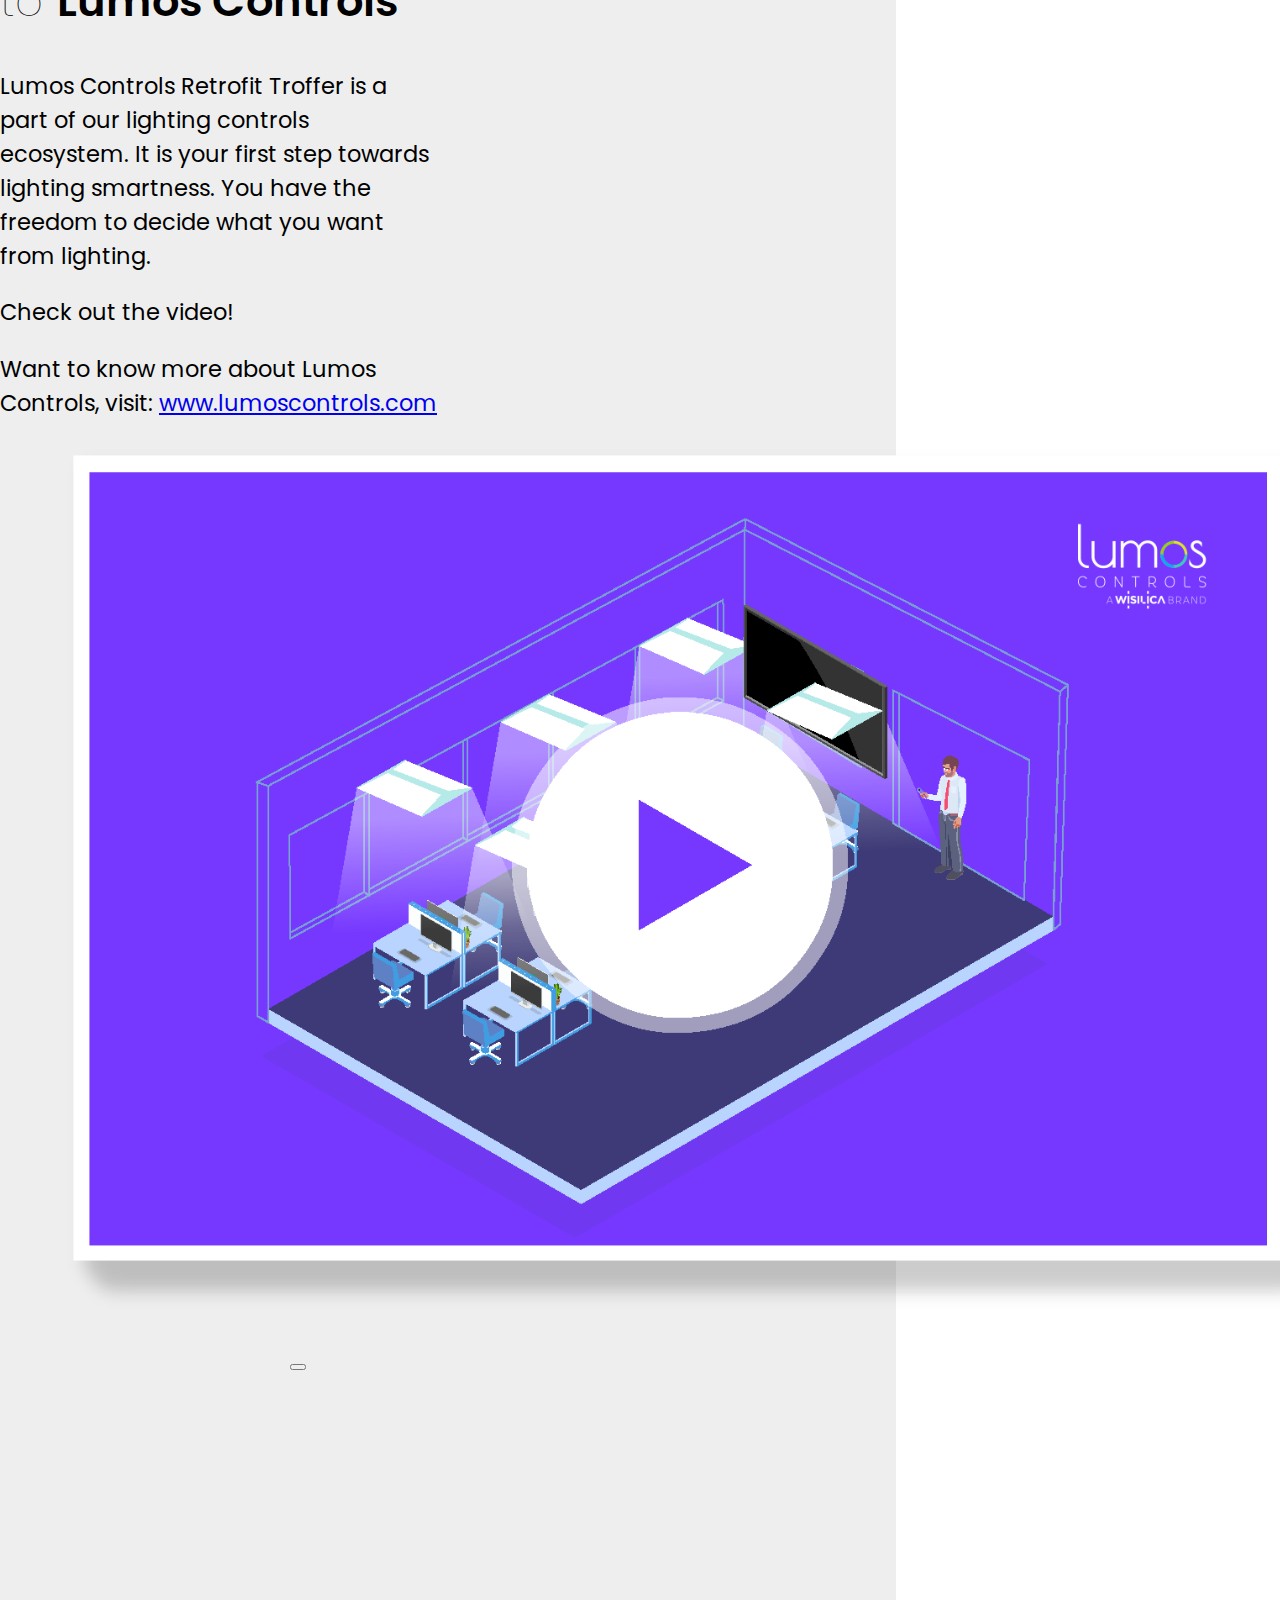
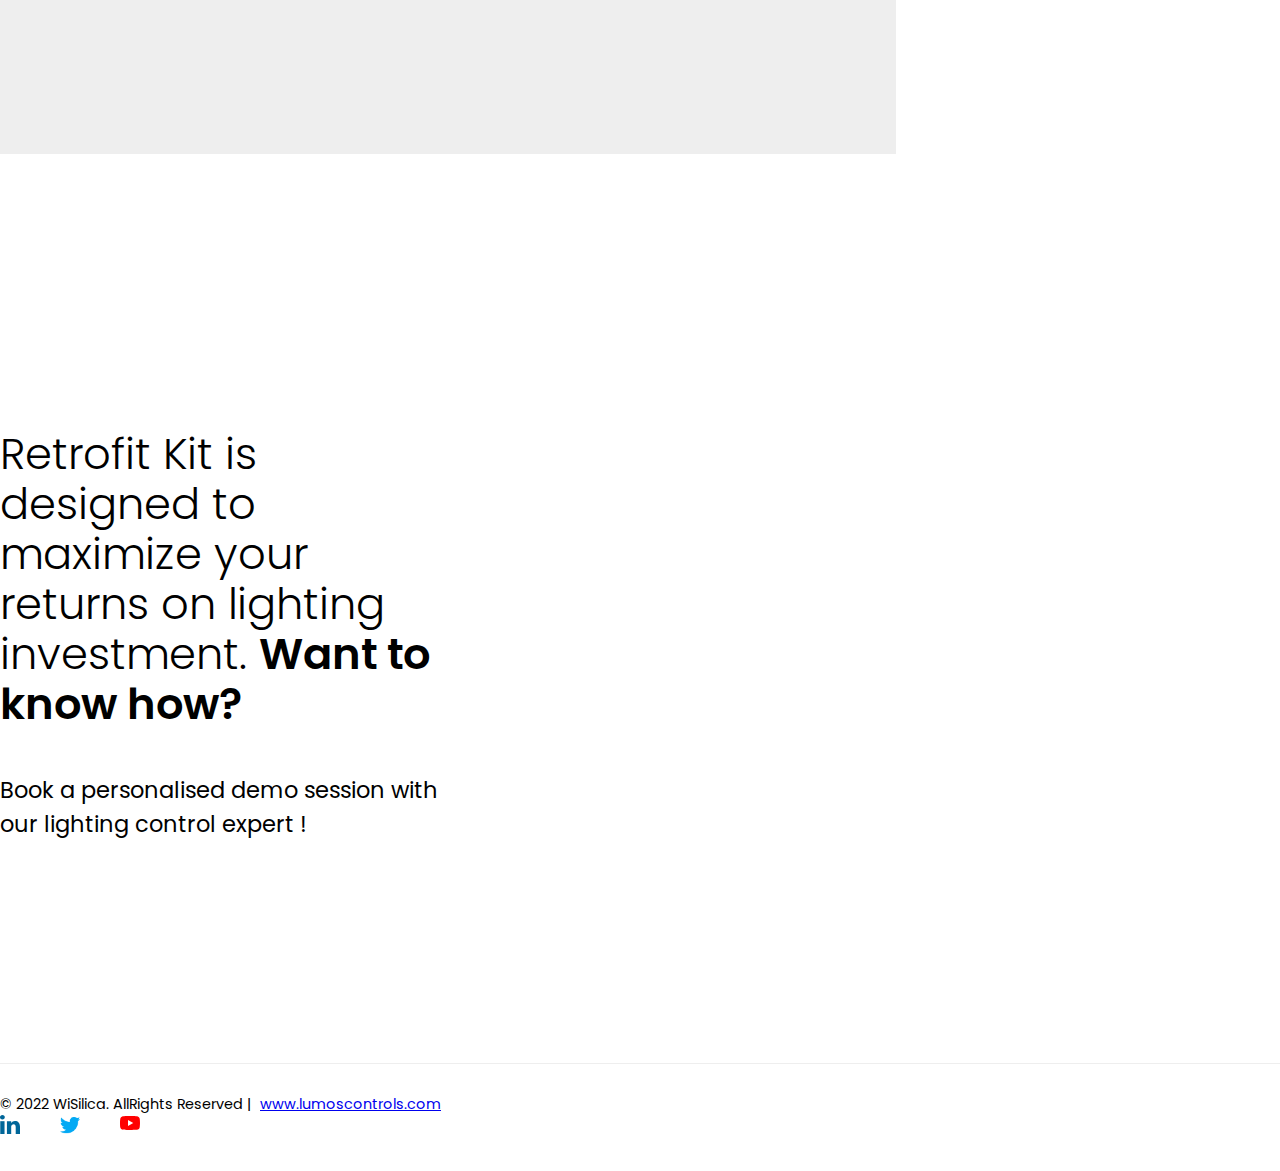
<file: led-retrofit-troffer-kit.html>
<!doctype html>
<html lang="en">

<head>
  <!-- Required meta tags -->
  <meta charset="utf-8">
  <meta name="viewport" content="width=device-width, initial-scale=1, shrink-to-fit=no">

  <!-- Bootstrap CSS -->
  <link rel="stylesheet" href="https://cdn.jsdelivr.net/npm/bootstrap@4.6.1/dist/css/bootstrap.min.css"
    integrity="sha384-zCbKRCUGaJDkqS1kPbPd7TveP5iyJE0EjAuZQTgFLD2ylzuqKfdKlfG/eSrtxUkn" crossorigin="anonymous">
  <link rel="stylesheet" href="css/stylesheet.css">
  <title>Lumos Controls Retrofit Troffer Kit</title>


  <!-- Option 1: Bootstrap Bundle with Popper -->
  <script src="https://cdn.jsdelivr.net/npm/@popperjs/core@2.9.2/dist/umd/popper.min.js"
    integrity="sha384-IQsoLXl5PILFhosVNubq5LC7Qb9DXgDA9i+tQ8Zj3iwWAwPtgFTxbJ8NT4GN1R8p"
    crossorigin="anonymous"></script>
  <script src="https://cdn.jsdelivr.net/npm/bootstrap@5.0.1/dist/js/bootstrap.min.js"
    integrity="sha384-Atwg2Pkwv9vp0ygtn1JAojH0nYbwNJLPhwyoVbhoPwBhjQPR5VtM2+xf0Uwh9KtT"
    crossorigin="anonymous"></script>



  <!-- Global site tag (gtag.js) - Google Analytics -->
  <script async src="https://www.googletagmanager.com/gtag/js?id=UA-180671819-1"></script>
  <script>
    window.dataLayer = window.dataLayer || [];
    function gtag() { dataLayer.push(arguments); }
    gtag('js', new Date());

    gtag('config', 'UA-180671819-1');
  </script>

  <!-- Google Tag Manager -->
  <script>(function (w, d, s, l, i) {
      w[l] = w[l] || []; w[l].push({
        'gtm.start':
          new Date().getTime(), event: 'gtm.js'
      }); var f = d.getElementsByTagName(s)[0],
        j = d.createElement(s), dl = l != 'dataLayer' ? '&l=' + l : ''; j.async = true; j.src =
          'https://www.googletagmanager.com/gtm.js?id=' + i + dl; f.parentNode.insertBefore(j, f);
    })(window, document, 'script', 'dataLayer', 'GTM-PT9ZPJ5');</script>
  <!-- End Google Tag Manager -->
  


</head>

<body>
  <section class="banner banner-rtf">
    <div class="container">
      <div class="logo"><a href="https://lumoscontrols.com/" target="_blank"><img style="max-width: 100%;" src="images/lumos-logo.svg" alt="Lumos Controls Logo"></a></div>
      <div class="elm-01"><img src="images/troffer-gal/led.png" alt=""></div>
      <div class="text-wap">
        <h1>Smartness delivered out of the box!</h1>
        <p>Lumos Controls LED Retrofit Troffer Kit! Your pathway from legacy lighting to smarter ecosystem
          in minutes. </p>
      </div>
    </div>
  </section>

  <section class="retrofit-ft">
    <div class="container">
      <h2 class="title-2">What makes it unique?</h2>
      <div class="row">
        <div class="col-sm-6">
          <div class="ft-inner-wrapp">
            <h3 class="title-3">Simple but<br>futuristic </h3>
            <p>Retrofit Kit with integrated controls helps you grow your lighting network while keeping your lighting
              investment future-proof.</p>
          </div>
        </div>

        <div class="col-sm-6">
          <div class="ft-inner-wrapp">
            <h3 class="title-3">Cut down installation<br>time by more than 50% </h3>
            <p>Forget about independently combining light source, driver, and controllers onto a single fixture. Connect
              the power wires and kickstart your smart lighting journey.</p>
          </div>
        </div>

        <div class="col-sm-6">
          <div class="ft-inner-wrapp">
            <h3 class="title-3">Save more than<br>60% energy </h3>
            <p>Don't just stop at energy saving that LEDs offer. Garnier greater savings through advanced control
              strategies. </p>
          </div>
        </div>


        <div class="col-sm-6">
          <div class="ft-inner-wrapp">
            <h3 class="title-3">50,000 hours<br>longer life </h3>
            <p>Your LEDs runs longer which means you don't need to replace your LED every now and then. </p>
          </div>
        </div>


      </div>
    </div>
  </section>

  <section class="rtf-dwonload">
    <div class="container">
      <div class="row">
        <div class="col-lg-8">
          <h4 class="title-2">Looking for technical specifications? </h4>
        </div>

        <div class="col-lg-4 d-flex">
          <a target="_blank" href="images/Lumos Control-LED Retrofit Troffer Kit.pdf" class="btn btn-yellow">Download
            now</a>
        </div>
      </div>
    </div>
  </section>


  <section class="rtf-gal">
    <div class="container">
      <h4 class="title-3">Ideal solution for various commercial applications </h4>
      <div class="row">
        <div class="col-6 col-lg-3">
          <div class="img-hover-zoom img-hover-zoom--slowmo">
            <img src="images/troffer-gal/troffer-img1.png" alt="Office">
            <div class="label">Office</div>
          </div>
        </div>
        <div class="col-6 col-lg-3">
          <div class="img-hover-zoom img-hover-zoom--slowmo">
            <img src="images/troffer-gal/troffer-img2.png" alt="Retail">
            <div class="label">Retail</div>
          </div>
        </div>
        <div class="col-6 col-lg-3">
          <div class="img-hover-zoom img-hover-zoom--slowmo">
            <img src="images/troffer-gal/troffer-img3.png" alt="Healthcare">
            <div class="label">Healthcare</div>
          </div>
        </div>
        <div class="col-6 col-lg-3">
          <div class="img-hover-zoom img-hover-zoom--slowmo">
            <img src="images/troffer-gal/troffer-img4.png" alt="Education">
            <div class="label">Education</div>
          </div>
        </div>

      </div>
    </div>
  </section>

  <section class="sayhello">
    <div class="container">
      <div class="row">
        <div class="col-lg-6 d-flex">
          <div class="txt-wraper">
            <h5 class="title-breath">Say hello<br><small>to <b>Lumos Controls</b> </small>
            </h5>
            <p>Lumos Controls Retrofit Troffer is a part of our lighting controls ecosystem. It is your first step
              towards lighting smartness. You have the freedom to decide what you want from lighting.</p>
            <p>Check out the video!</p>
            <p>Want to know more about Lumos Controls, visit: <a target="_blank" href="https://www.lumoscontrols.com/">www.lumoscontrols.com</a> </p>
          </div>
        </div>
        <div class="col-lg-6">
          <div class="vido-phdr">
            <a class="video-btn btn btn-tertiary btm" data-bs-toggle="modal"
              data-src="https://www.youtube.com/embed/YSW2RTDIrfI" data-bs-target="#exampleModal">
              <img src="images/troffer-gal/videoplaceholder.png" alt="">
            </a>

            <div class="modal fade id-video-pp id-modal" id="exampleModal" tabindex="-1" aria-labelledby="exampleModalLabel"
            aria-hidden="true">
            <div class="modal-dialog modal-dialog-centered">
              <div class="modal-content">
                <button type="button" class="btn-close icon-close" data-bs-dismiss="modal" aria-label="Close"></button>
                <div class="embed-responsive embed-responsive-16by9">
                  <iframe class="embed-responsive-item" src="" id="video" title="YouTube video player" frameborder="0"
                    allow="accelerometer; autoplay; clipboard-write; encrypted-media; gyroscope; picture-in-picture"
                    allowfullscreen></iframe>
    
    
                </div>
              </div>
            </div>
          </div>
          </div>


        </div>
      </div>
    </div>
  </section>





  <section class="rtf-contact">
    <div class="container">
      <div class="row">
        <div class="col-sm-6">
          <div class="con-w">
            <h5 class="title-breath"><small>Retrofit Kit is designed to maximize your returns on lighting investment. <b>Want
                  to know how?</b> </small></h5>
            <p>Book a personalised demo session with our lighting control expert !</p>
          </div>
        </div>
        <div class="col-sm-6">
          <div class="contact-form">
            <!--[if lte IE 8]>
            <script charset="utf-8" type="text/javascript" src="//js.hsforms.net/forms/v2-legacy.js"></script>
            <![endif]-->
            <script charset="utf-8" type="text/javascript" src="//js.hsforms.net/forms/v2.js"></script>
            <script>
              hbspt.forms.create({
                region: "na1",
                portalId: "7854604",
                formId: "09a9a354-146b-4644-b0cd-449eb4cac0ae"
              });
            </script>

          </div>
        </div>
      </div>
    </div>
  </section>

  <footer>
    <div class="container">
      <div class="row">
        <div class="col-lg-6 col-sm-12">© 2022 WiSilica. AllRights Reserved  |&nbsp <a target="_blank" href="https://www.lumoscontrols.com/"> www.lumoscontrols.com</a></div>
        <div class="col-lg-6 col-sm-12 d-flex">
          <ul>
            <li><a target="_blank" href="https://www.linkedin.com/showcase/68932463/admin/"><img
                  src="images/linked-in.svg" alt=""></a></li>
            <li><a target="_blank" href="https://twitter.com/WiSilica"><img src="images/twitter.svg" alt=""></a></li>
            <li><a target="_blank" href="https://www.youtube.com/channel/UCttHMV5K-6Dmv2fgPc7_3fQ"><img
                  src="images/youtube.svg" alt=""></a></li>
          </ul>
        </div>
      </div>
    </div>


  </footer>
  <!-- Start of HubSpot Embed Code -->
<script type="text/javascript" id="hs-script-loader" async defer src="//js.hs-scripts.com/7854604.js"></script>
<!-- End of HubSpot Embed Code -->
  <!-- Option 1: jQuery and Bootstrap Bundle (includes Popper) -->
  <script src="https://cdn.jsdelivr.net/npm/jquery@3.5.1/dist/jquery.slim.min.js"
    integrity="sha384-DfXdz2htPH0lsSSs5nCTpuj/zy4C+OGpamoFVy38MVBnE+IbbVYUew+OrCXaRkfj"
    crossorigin="anonymous"></script>
  <script src="https://cdn.jsdelivr.net/npm/bootstrap@4.6.1/dist/js/bootstrap.bundle.min.js"
    integrity="sha384-fQybjgWLrvvRgtW6bFlB7jaZrFsaBXjsOMm/tB9LTS58ONXgqbR9W8oWht/amnpF"
    crossorigin="anonymous"></script>


  <script src="https://ajax.googleapis.com/ajax/libs/jquery/3.2.1/jquery.min.js"></script>
  <script>

    $(document).ready(function () {

      // Gets the video src from the data-src on each button

      var $videoSrc;
      $('.video-btn').click(function () {
        $videoSrc = $(this).data("src");
        console.log($videoSrc);
      });



      // when the modal is opened autoplay it  
      $('#exampleModal').on('shown.bs.modal', function (e) {

        // set the video src to autoplay and not to show related video. Youtube related video is like a box of chocolates... you never know what you're gonna get
        $("#video").attr('src', $videoSrc + "?autoplay=1&amp;modestbranding=1&amp;showinfo=0");
      })



      // stop playing the youtube video when I close the modal
      $('#exampleModal').on('hide.bs.modal', function (e) {
        // a poor man's stop video
        $("#video").attr('src', $videoSrc);
      })
      // document ready 


    });
  </script>
</body>

</html>
</file>
<file: css/stylesheet.css>
@import url("https://fonts.googleapis.com/css2?family=Poppins:wght@100;200;300;600;700&display=swap");
html {
  font-size: 0.9rem;
}

@media (max-width: 1180px) {
  html {
    font-size: 0.5rem;
  }
}

body {
  margin: 0;
  padding: 0;
  font-family: "Poppins", sans-serif;
  color: #000;
  overflow-x: hidden;
}

@media (min-width: 1200px) {
  .container,
  .container-lg,
  .container-md,
  .container-sm,
  .container-xl {
    max-width: 1400px;
  }
}

@media (min-width: 576px) {
  .modal-dialog {
    max-width: 700px;
    margin: 1.75rem auto;
  }
}

img {
  max-width: 100%;
}

p {
  font-size: 1.563rem;
}

.title-2 {
  font-size: 5.688rem;
  font-weight: bold;
  margin-bottom: 50px;
}

.title-3 {
  font-size: 2.5rem;
  font-weight: bold;
  margin-bottom: 25px;
}

.title-breath {
  font-size: 6rem;
  font-weight: 100;
  color: #000;
  line-height: 50px;
  margin-bottom: 3rem;
}

.title-breath small {
  font-size: 3rem;
  font-weight: 100;
}

.title-breath small b {
  font-weight: 600;
}

.btn {
  padding: 20px 60px;
  border-radius: 50px;
  font-size: 1.875rem;
  text-transform: uppercase;
}

.btn.btn-primary {
  background: #41CD9E;
  color: white;
  border: none 0;
}

.btn.btn-secondary {
  background: transparent;
  color: white;
  border: 1px solid #41CD9E;
}

.btn.btn-yellow {
  background: #E0E61D;
  color: #000;
  border: 1px solid #E0E61D;
}

section.banner {
  background: #7638FF;
  min-height: 680px;
}

section.banner .container {
  position: relative;
  height: 100vh;
  display: -webkit-box;
  display: -ms-flexbox;
  display: flex;
}

section.banner .container .logo {
  position: absolute;
  left: 22px;
  top: 47px;
  width: 190px;
}

@media (max-width: 980px) {
  section.banner .container .logo {
    width: 130px;
  }
}

section.banner .container .elm-01 {
  position: absolute;
  right: -5%;
  bottom: 0;
  max-width: 500px;
  z-index: 0;
}

@media (max-width: 980px) {
  section.banner .container .elm-01 {
    display: none;
  }
}

section.banner .container .text-wap {
  margin-top: auto;
  margin-bottom: 100px;
  max-width: 760px;
  position: relative;
  z-index: 1;
}

@media (max-width: 980px) {
  section.banner .container .text-wap {
    margin-bottom: 20px;
  }
}

section.banner .container .text-wap-02 {
  margin-top: auto;
  margin-bottom: 100px;
  max-width: 69%;
  position: relative;
  z-index: 1;
}

@media (max-width: 980px) {
  section.banner .container .text-wap-02 {
    margin-bottom: 20px;
  }
}

section.banner .container h1 {
  font-size: 6.5rem;
  color: white;
  font-weight: bold;
  line-height: 7rem;
}

section.banner .container p {
  color: white;
  font-size: 2.25rem;
  line-height: 3rem;
}

section.banner .container .app-link {
  display: -webkit-box;
  display: -ms-flexbox;
  display: flex;
  height: 50px;
  margin-top: 50px;
}

section.banner .container .app-link a {
  margin-right: 30px;
}

section.banner .container .app-link a img {
  max-height: 70px;
}

section.banner.banner-rtf {
  min-height: inherit;
  margin-bottom: 150px;
}

section.banner.banner-rtf .container {
  height: auto;
}

section.banner.banner-rtf .container .elm-01 {
  position: absolute;
  right: -5%;
  bottom: 0;
  max-width: 500px;
  z-index: 0;
}

@media (max-width: 980px) {
  section.banner.banner-rtf .container .elm-01 {
    display: block;
    bottom: -240px;
    max-width: 320px;
    right: 50%;
    margin-right: -170px;
  }
}

section.banner.banner-rtf .text-wap {
  margin: 240px 0 100px;
}

section.banner.banner-fctrl {
  height: calc(100vh - 100px);
  margin-bottom: 150px;
}

section.banner.banner-fctrl .container {
  height: 100%;
}

section.banner.banner-fctrl .container .elm-01 {
  bottom: -140px;
}

@media (max-width: 980px) {
  section.banner.banner-fctrl .container .elm-01 {
    display: block;
    bottom: -140px;
    max-width: 510px;
    right: 50%;
    margin-right: -260px;
  }
}

@media (max-width: 767px) {
  section.banner.banner-fctrl .container .elm-01 {
    display: block;
    bottom: -140px;
    max-width: 80%;
    right: 50%;
    margin-right: -40%;
  }
}

section.banner.banner-fctrl .text-wap {
  margin: auto 0 auto;
  max-width: 72%;
}

@media (max-width: 767px) {
  section.banner.banner-fctrl .text-wap {
    max-width: 100%;
  }
}

section.banner.banner-fctrl.dali-ctrl {
  height: calc(950px - 100px);
}

section.banner.banner-fctrl.dali-ctrl .text-wap h1 {
  font-size: 5rem;
  line-height: 6rem;
  margin-top: 50px;
}

section.banner.banner-fctrl.dali-ctrl .text-wap p {
  font-size: 1.5rem;
  line-height: 2rem;
}

@media (max-width: 768px) {
  section.banner.banner-fctrl.dali-ctrl .text-wap h1 {
    font-size: 3rem;
    line-height: 4rem;
  }
  section.banner.banner-fctrl.dali-ctrl .text-wap p {
    font-size: 2rem;
    line-height: 3rem;
  }
}

section.banner.banner-fctrl.dali-ctrl .btn {
  margin-top: 50px;
}

section.banner.banner-fctrl.dali-ctrl .elm-01 {
  max-width: 800px;
  bottom: -250px;
}

.section-2 {
  padding: 100px 0;
}

.section-2 .col-sm-6 {
  display: -webkit-box;
  display: -ms-flexbox;
  display: flex;
}

.section-2 .cn-wrap {
  position: relative;
  padding-left: 50px;
  margin-top: 50px;
  padding-right: 50px;
}

.section-2 .cn-wrap::before {
  position: absolute;
  left: 15px;
  width: 20px;
  height: 10px;
  background: #7638FF;
  top: 8px;
  content: "";
  display: block;
}

.section-3, .section-4, .section-6 {
  background: #7638FF;
  position: relative;
}

.section-3 .wire-globe, .section-4 .wire-globe, .section-6 .wire-globe {
  position: absolute;
  right: 0;
  bottom: -160px;
  max-width: 390px;
}

.section-3 .container, .section-4 .container, .section-6 .container {
  height: 100vh;
  min-height: 600px;
}

.section-3 .container .con-w, .section-4 .container .con-w, .section-6 .container .con-w {
  margin: auto;
}

.section-3 .container .title-2, .section-4 .container .title-2, .section-6 .container .title-2,
.section-3 .container .title-3,
.section-4 .container .title-3,
.section-6 .container .title-3,
.section-3 .container p,
.section-4 .container p,
.section-6 .container p {
  color: white;
}


.section-3 .container .title-3,
.section-4 .container .title-3,
.section-6 .container .title-3 {
  font-weight: normal;
  margin-top: 50px;
}

.section-3 .container .row, .section-4 .container .row, .section-6 .container .row {
  margin: auto 0;
}

.section-3 .container .row .col-sm-6, .section-4 .container .row .col-sm-6, .section-6 .container .row .col-sm-6 {
  height: 100vh;
  display: -webkit-box;
  display: -ms-flexbox;
  display: flex;
  -webkit-box-orient: vertical;
  -webkit-box-direction: normal;
      -ms-flex-direction: column;
          flex-direction: column;
}

.section-3 .container .btn-secondary, .section-4 .container .btn-secondary, .section-6 .container .btn-secondary {
  margin-top: 50px;
}

.section-4, .section-6 {
  background: #DCF3FF url(../images/mobile-screens.png) no-repeat;
  background-position: bottom right;
  background-size: contain;
}

.section-4 .title-2, .section-6 .title-2,
.section-4 .title-3,
.section-6 .title-3,
.section-4 p,
.section-6 p {
  color: inherit !important;
}

.section-4 .container .con-w, .section-6 .container .con-w {
  max-width: 860px;
}

.section-5 {
  background: url(../images/sayhellobg.png) bottom no-repeat;
  background-size: 50%;
  text-align: center;
}

@media (max-width: 890px) {
  .section-5 {
    background-size: 170%;
  }
}

.section-5 .container {
  position: relative;
  height: 100vh;
}

@media (max-width: 890px) {
  .section-5 .container {
    height: 650px;
  }
}

.section-5 .title-5 {
  font-size: 8.188rem;
  font-weight: 100;
  margin-top: 100px;
}

.section-5 .title-5 small {
  display: block;
  font-size: 3.75rem;
  font-weight: bold;
  color: black;
}

.section-5 .btn-tertiary {
  position: absolute;
  left: 50%;
  margin-left: -140px;
  background: white;
  bottom: 30px;
  display: inline-block;
}

.section-5 .btn-tertiary small {
  margin-left: 4px;
  background: black;
  color: white;
  border-radius: 50%;
  padding: 6px 6px 6px 8px;
  display: inline-block;
  width: 20px;
  height: 20px;
  vertical-align: middle;
  text-align: center;
}

.section-5 .btn-tertiary small::before {
  display: block;
  content: "";
  width: 0;
  height: 0;
  border-style: solid;
  border-width: 4px 0 4px 6px;
  border-color: transparent transparent transparent #ffffff;
}

.section-6 {
  background: white;
}

.section-6 .container {
  display: block;
}

@media (max-width: 890px) {
  .section-6 .container {
    height: initial;
  }
}

.section-6 .contact-form {
  max-width: 600px;
  margin: auto;
  width: 100%;
  min-height: 400px;
}

.section-6 .contact-form .hbspt-form .input input {
  border: 0 none;
  border-bottom: 1px solid #eee;
}

@media (max-width: 890px) {
  .section-6 {
    padding: 100px 0 0;
  }
  .section-6 .container .row .col-sm-6 {
    height: initial;
  }
}

footer {
  padding: 30px 0;
  border-top: 1px solid #eee;
}

@media (max-width: 890px) {
  footer {
    text-align: center;
  }
}

footer .col-sm-6 {
  display: -webkit-box;
  display: -ms-flexbox;
  display: flex;
  font-size: 1rem;
}

footer ul {
  display: -webkit-box;
  display: -ms-flexbox;
  display: flex;
  list-style: none;
  margin: 0;
  padding: 0;
  vertical-align: middle;
  margin-left: auto;
  margin-top: auto;
  margin-bottom: auto;
}

@media (max-width: 890px) {
  footer ul {
    margin: auto;
    margin-top: 21px;
    width: 150px;
  }
}

footer ul li {
  display: inline-block;
  list-style: none;
  margin: 0;
  padding: 0;
  width: 60px;
}

footer ul li a {
  display: block;
  width: 20px;
}

.retrofit-ft {
  padding: 100px 0;
}

.retrofit-ft .row .col-sm-6 {
  margin-bottom: 2.5rem;
}

.retrofit-ft .ft-inner-wrapp {
  border: 1px solid #B4B1BC;
  padding: 4rem;
  height: 100%;
}

.rtf-dwonload, .fctrl-dwonload {
  height: 629px;
  display: -webkit-box;
  display: -ms-flexbox;
  display: flex;
  background: #7638FF;
}

.rtf-dwonload .title-2, .fctrl-dwonload .title-2 {
  color: #fff;
  margin-bottom: 20px;
}

@media (max-width: 980px) {
  .rtf-dwonload .title-2, .fctrl-dwonload .title-2 {
    text-align: center;
  }
}

.rtf-dwonload p, .fctrl-dwonload p {
  color: #fff;
}

.rtf-dwonload .btn-yellow, .fctrl-dwonload .btn-yellow {
  margin: auto;
}

@media (max-width: 980px) {
  .rtf-dwonload .btn-yellow, .fctrl-dwonload .btn-yellow {
    margin-top: 50px;
  }
}

.rtf-dwonload .container, .fctrl-dwonload .container {
  margin: auto;
}

.fctrl-dwonload {
  text-align: center;
}

.fctrl-dwonload .btn-wrap {
  margin-top: 20px;
}

.fctrl-dwonload .btn-wrap .btn {
  margin: 0 20px;
}

@media (max-width: 980px) {
  .fctrl-dwonload .btn-wrap .btn {
    margin-bottom: 20px;
  }
}

.rtf-gal {
  padding: 200px 0;
  /* Slow-motion Zoom Container */
  /* The Transformation */
}

.rtf-gal .img-hover-zoom {
  height: 416px;
  overflow: hidden;
  position: relative;
}

@media (max-width: 980px) {
  .rtf-gal .img-hover-zoom {
    margin-bottom: 30px;
  }
}

.rtf-gal .img-hover-zoom .label {
  background: #fff;
  bottom: 55px;
  padding: 10px;
  color: #000;
  font-size: 2.5rem;
  z-index: 5;
  position: absolute;
  left: 0;
  right: 0;
  text-align: center;
  -webkit-transition: all .5s ease-out;
  transition: all .5s ease-out;
}

.rtf-gal .img-hover-zoom--slowmo img {
  -webkit-transform-origin: 50% 65%;
          transform-origin: 50% 65%;
  -webkit-transition: -webkit-transform 10s, -webkit-filter 10s ease-in-out;
  transition: -webkit-transform 10s, -webkit-filter 10s ease-in-out;
  transition: transform 10s, filter 10s ease-in-out;
  transition: transform 10s, filter 10s ease-in-out, -webkit-transform 10s, -webkit-filter 10s ease-in-out;
  -o-object-fit: cover;
     object-fit: cover;
  height: 416px;
}

.rtf-gal .img-hover-zoom--slowmo:hover img {
  -webkit-transform: scale(2);
          transform: scale(2);
}

.rtf-gal .img-hover-zoom--slowmo:hover .label {
  bottom: -0;
}

.sayhello {
  padding: 200px 0;
  position: relative;
}

@media (max-width: 980px) {
  .sayhello {
    padding: 100px 0;
    text-align: center;
  }
}

.sayhello:after {
  position: absolute;
  content: "";
  left: 0;
  top: 0;
  background: #eee;
  right: 30%;
  bottom: 0;
  display: block;
  z-index: -1;
}

@media (max-width: 980px) {
  .sayhello:after {
    right: 0%;
  }
}

.sayhello .txt-wraper {
  margin: auto;
  max-width: 440px;
  margin-left: 0;
}

.rtf-contact {
  padding: 200px 0;
}

.rtf-contact .con-w {
  max-width: 450px;
}

.rtf-contact .title-breath {
  font-size: 3.125rem;
}

.rtf-contact .title-breath small {
  font-weight: 300;
}
/*# sourceMappingURL=stylesheet.css.map */
</file>
